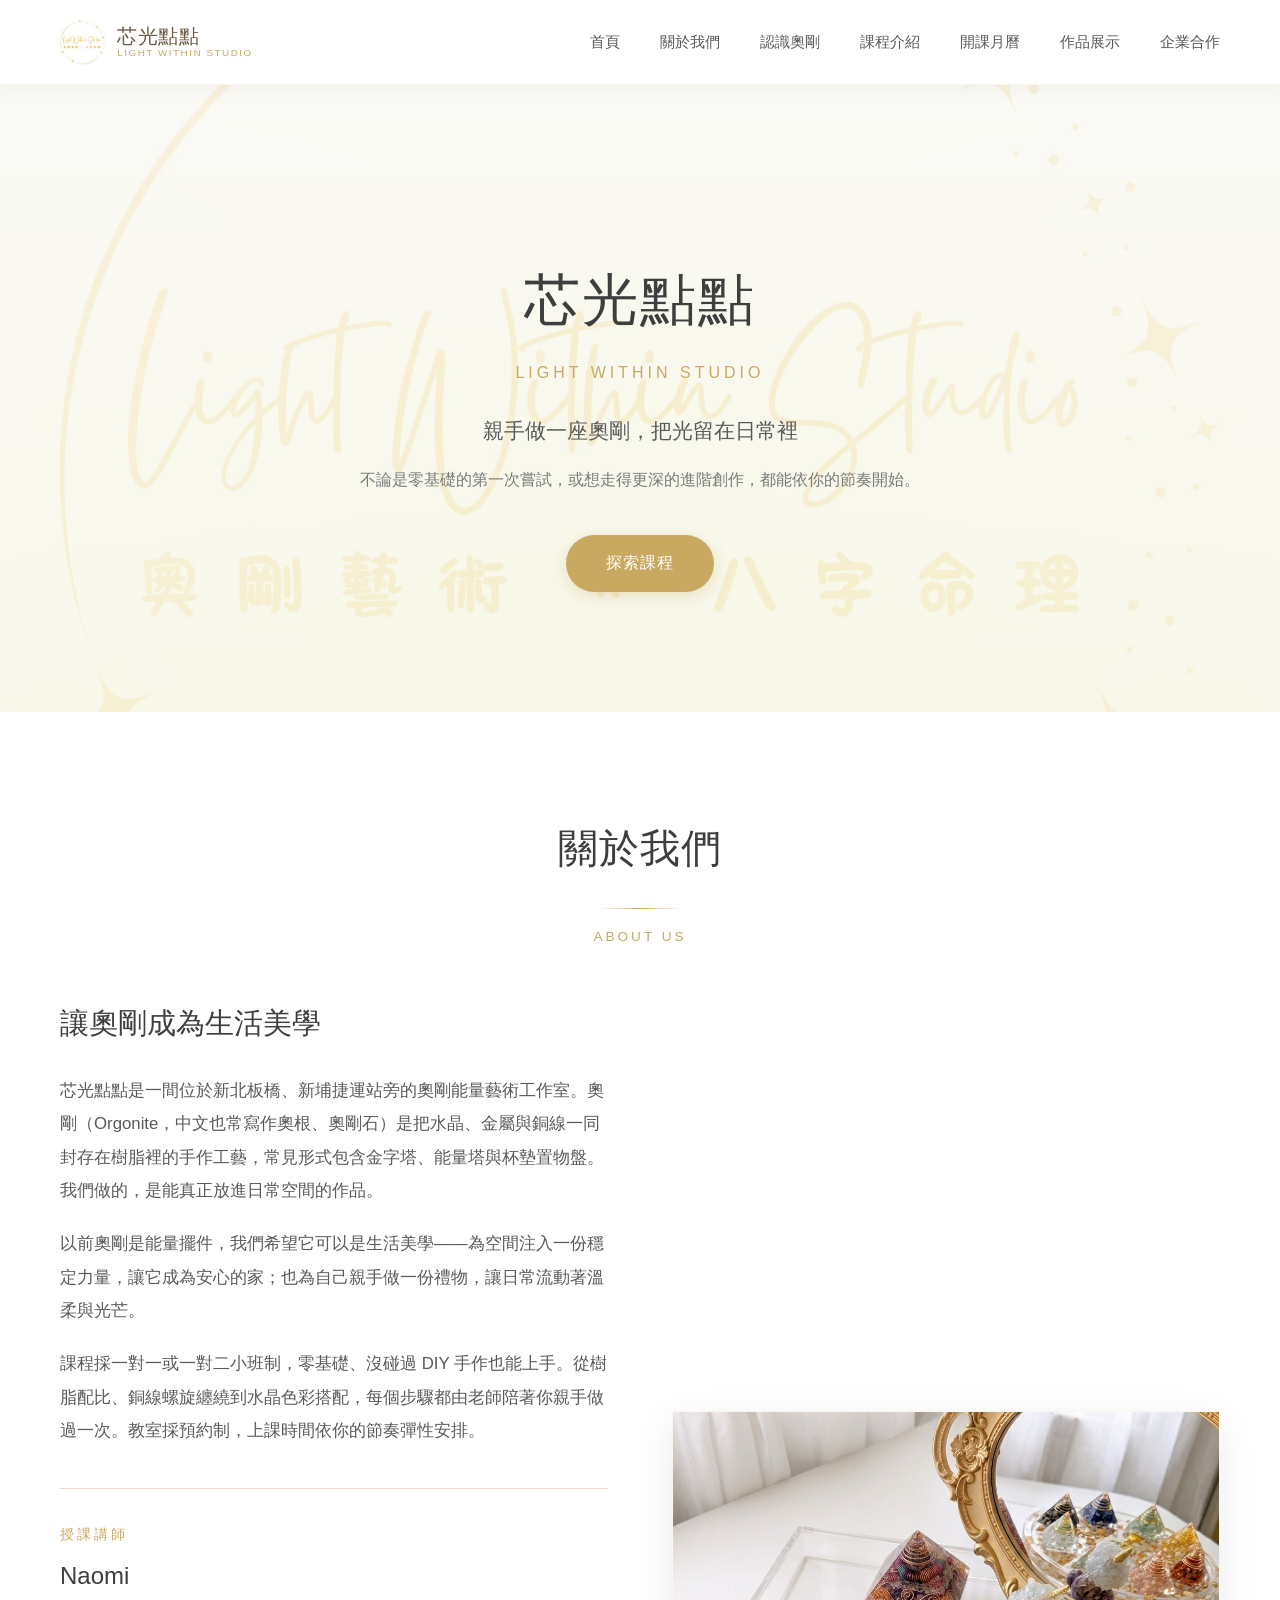
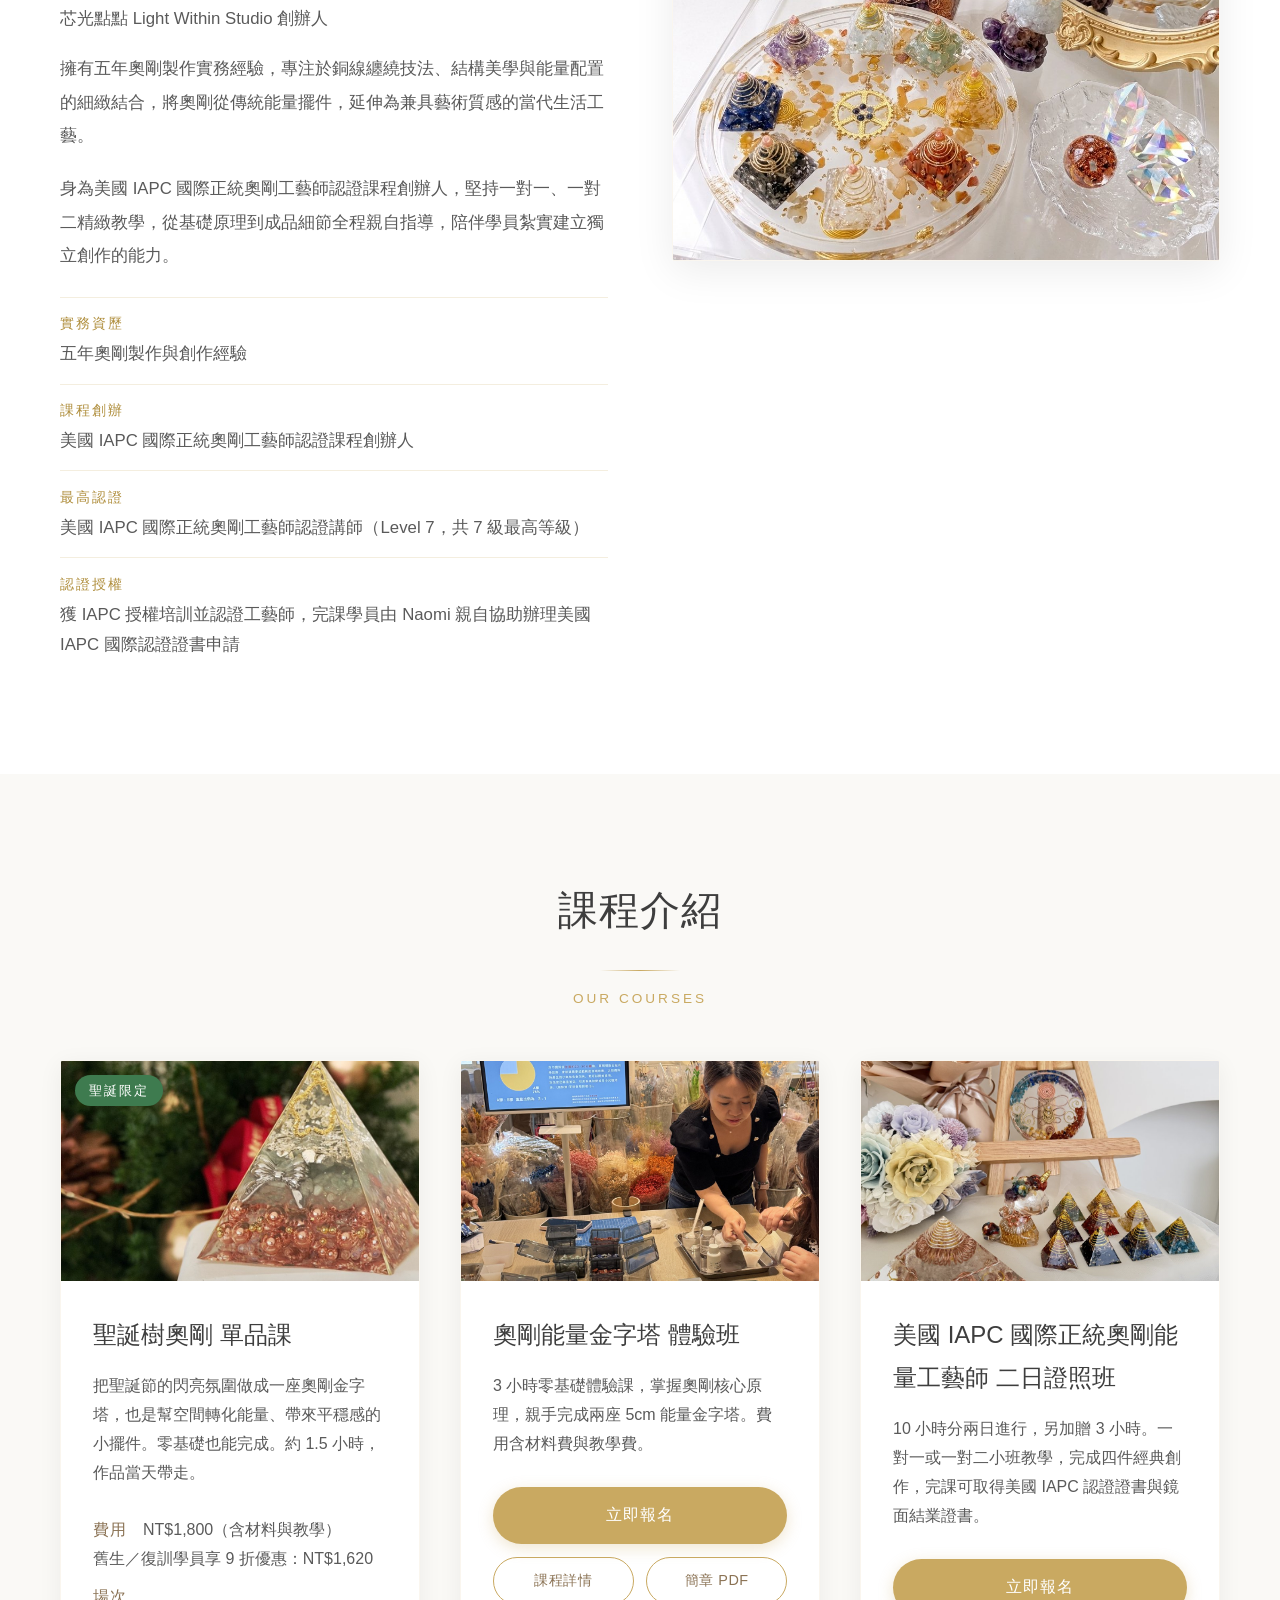
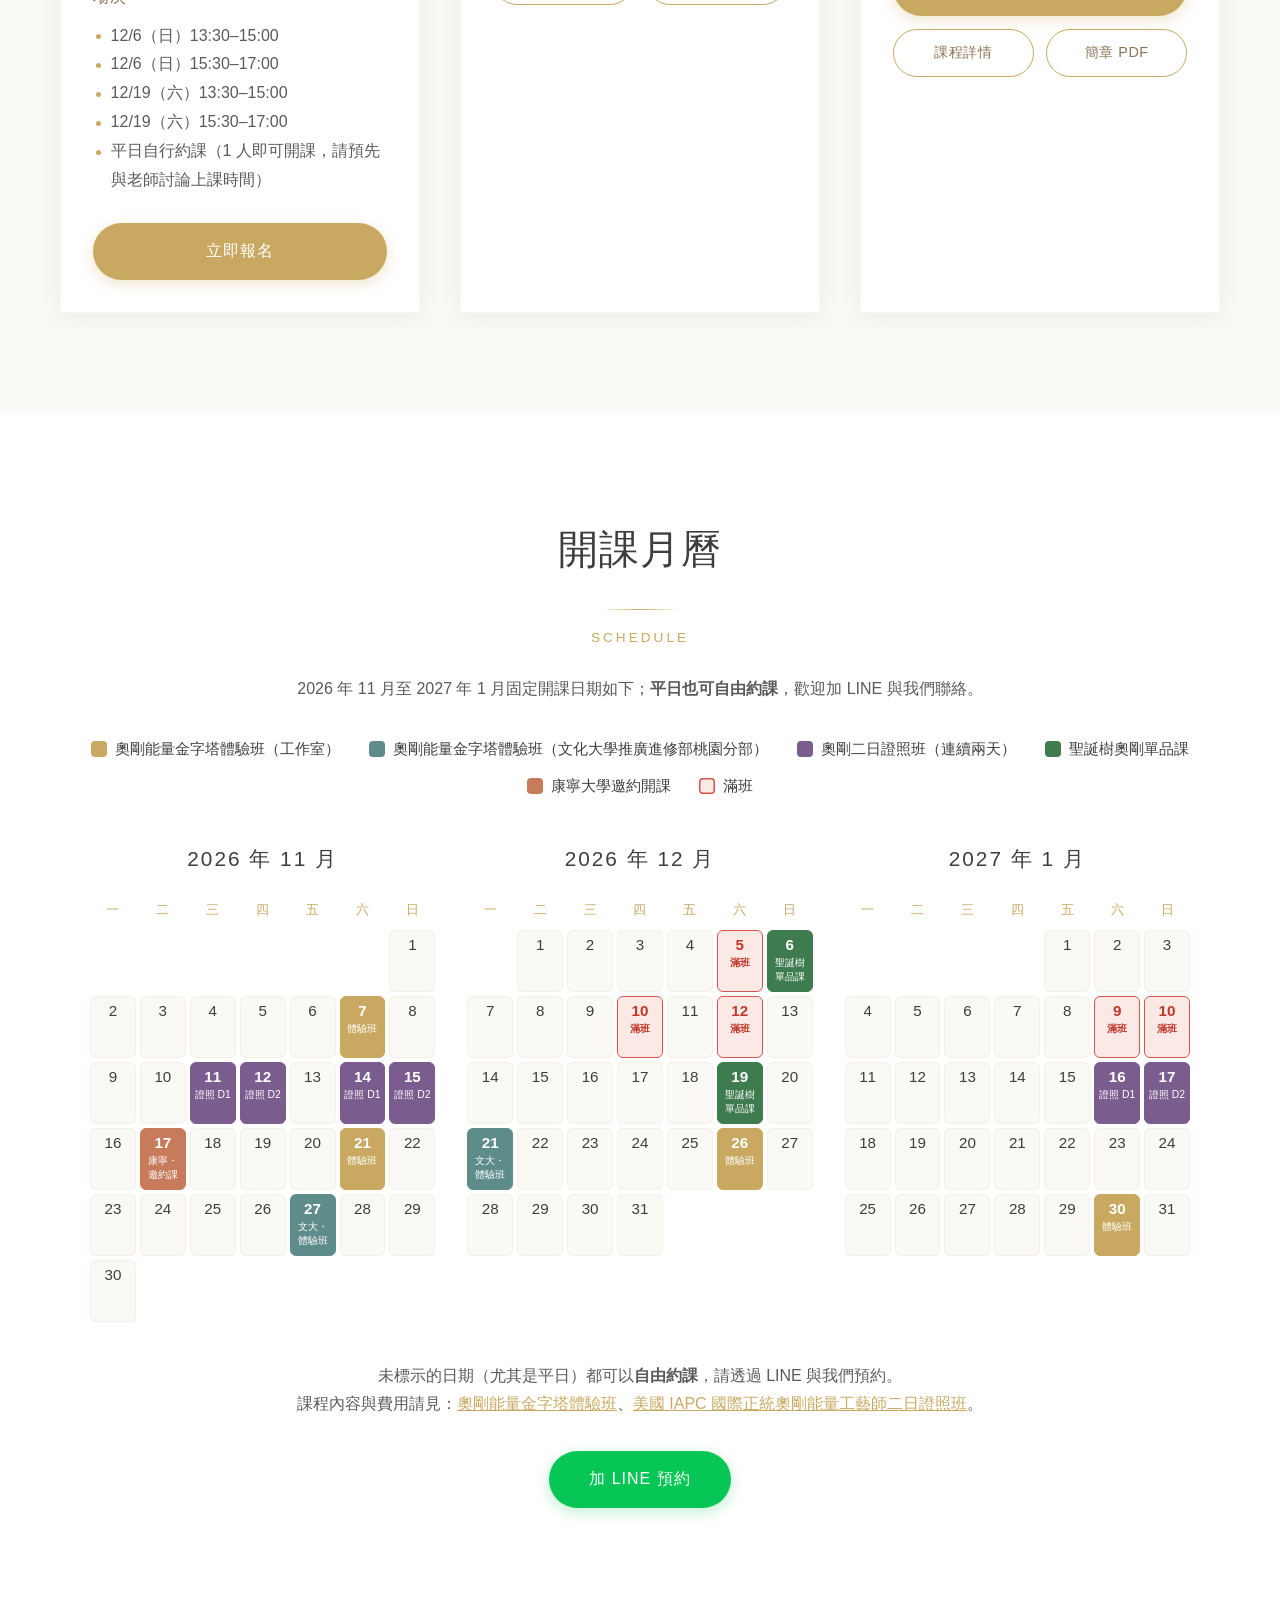
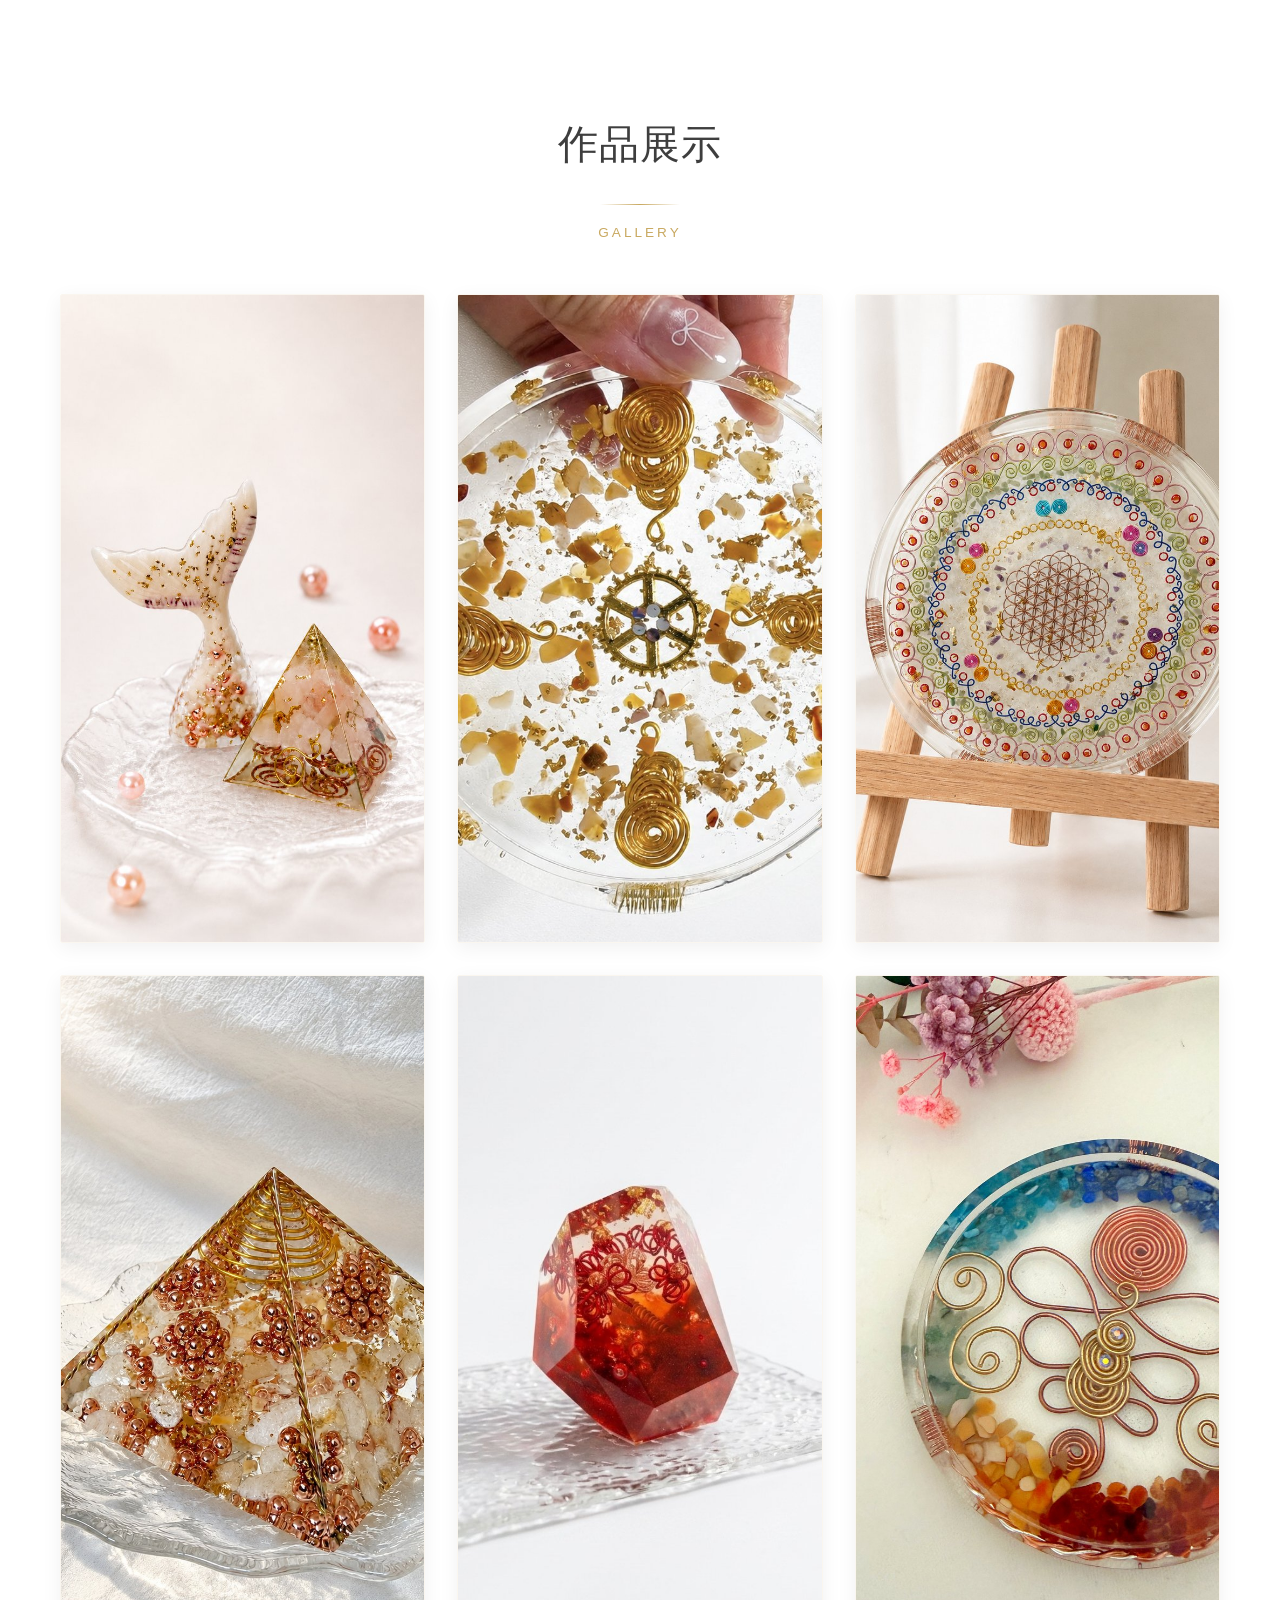
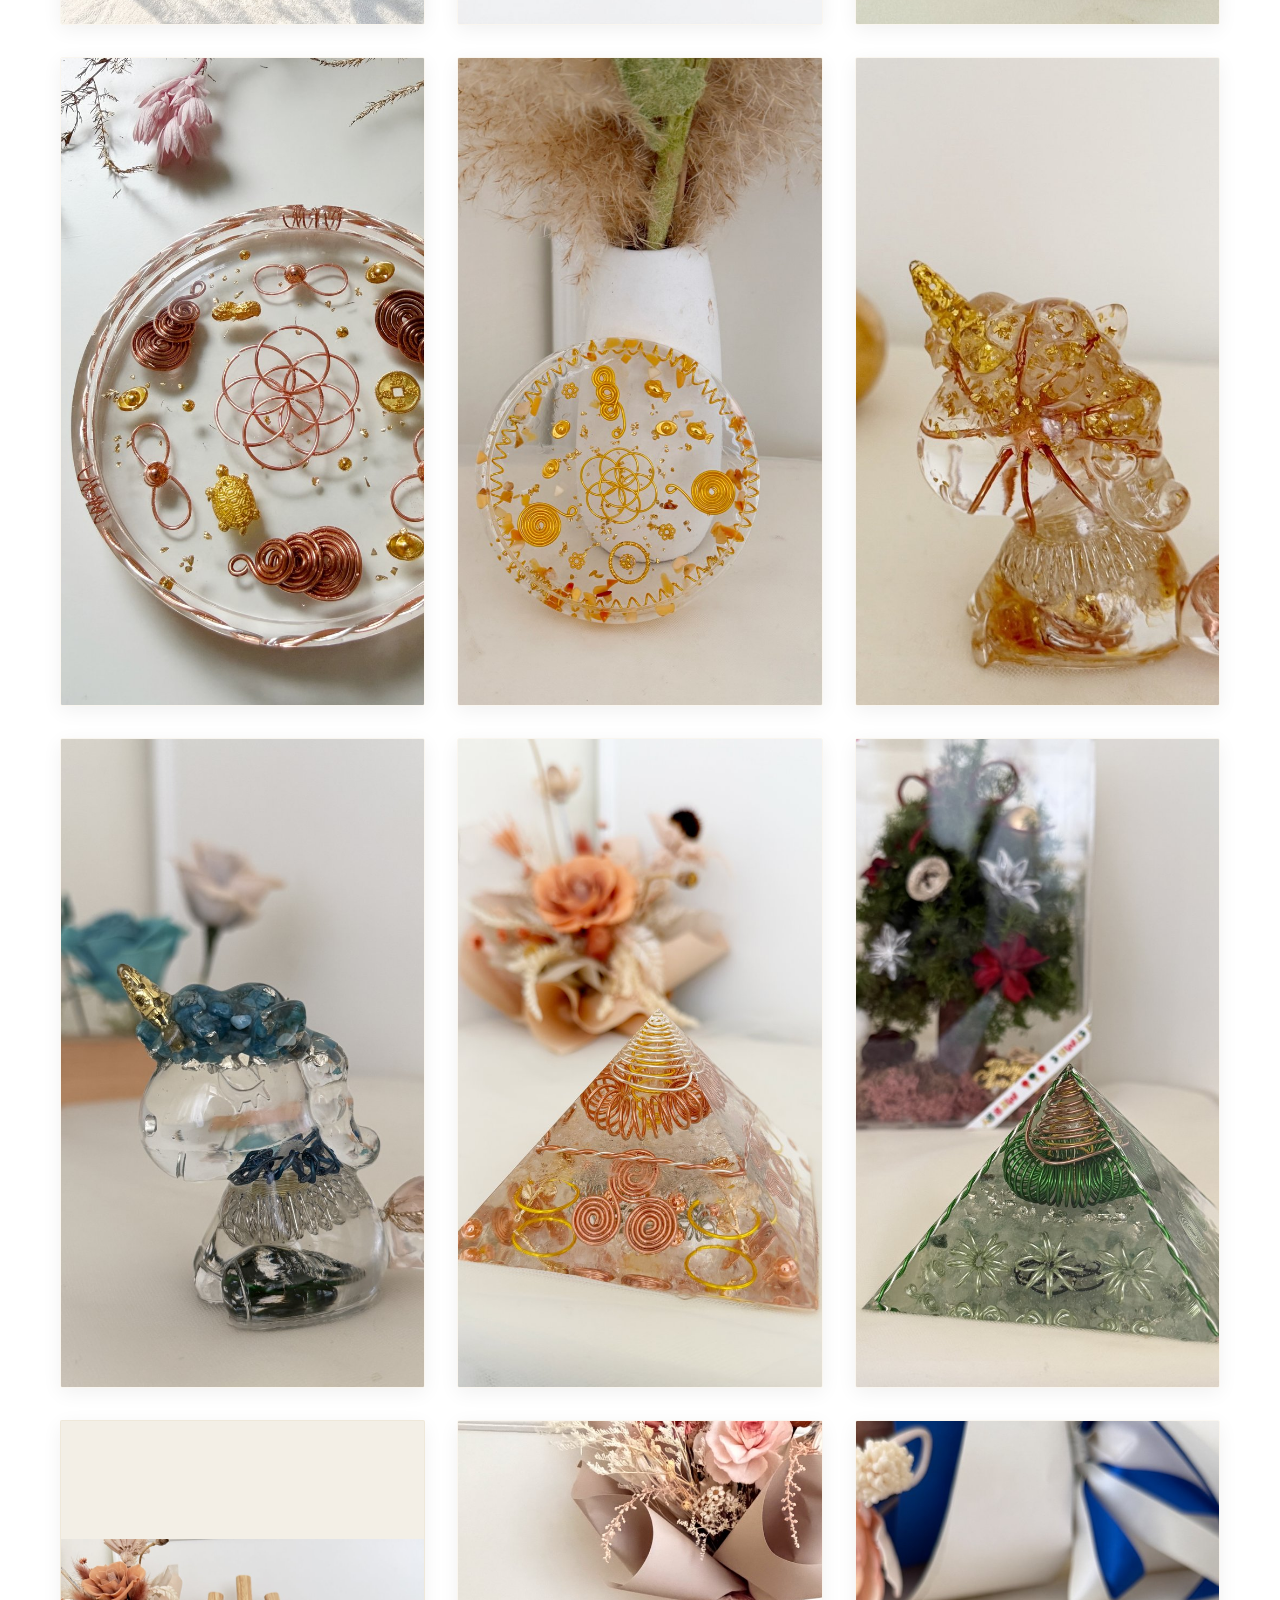
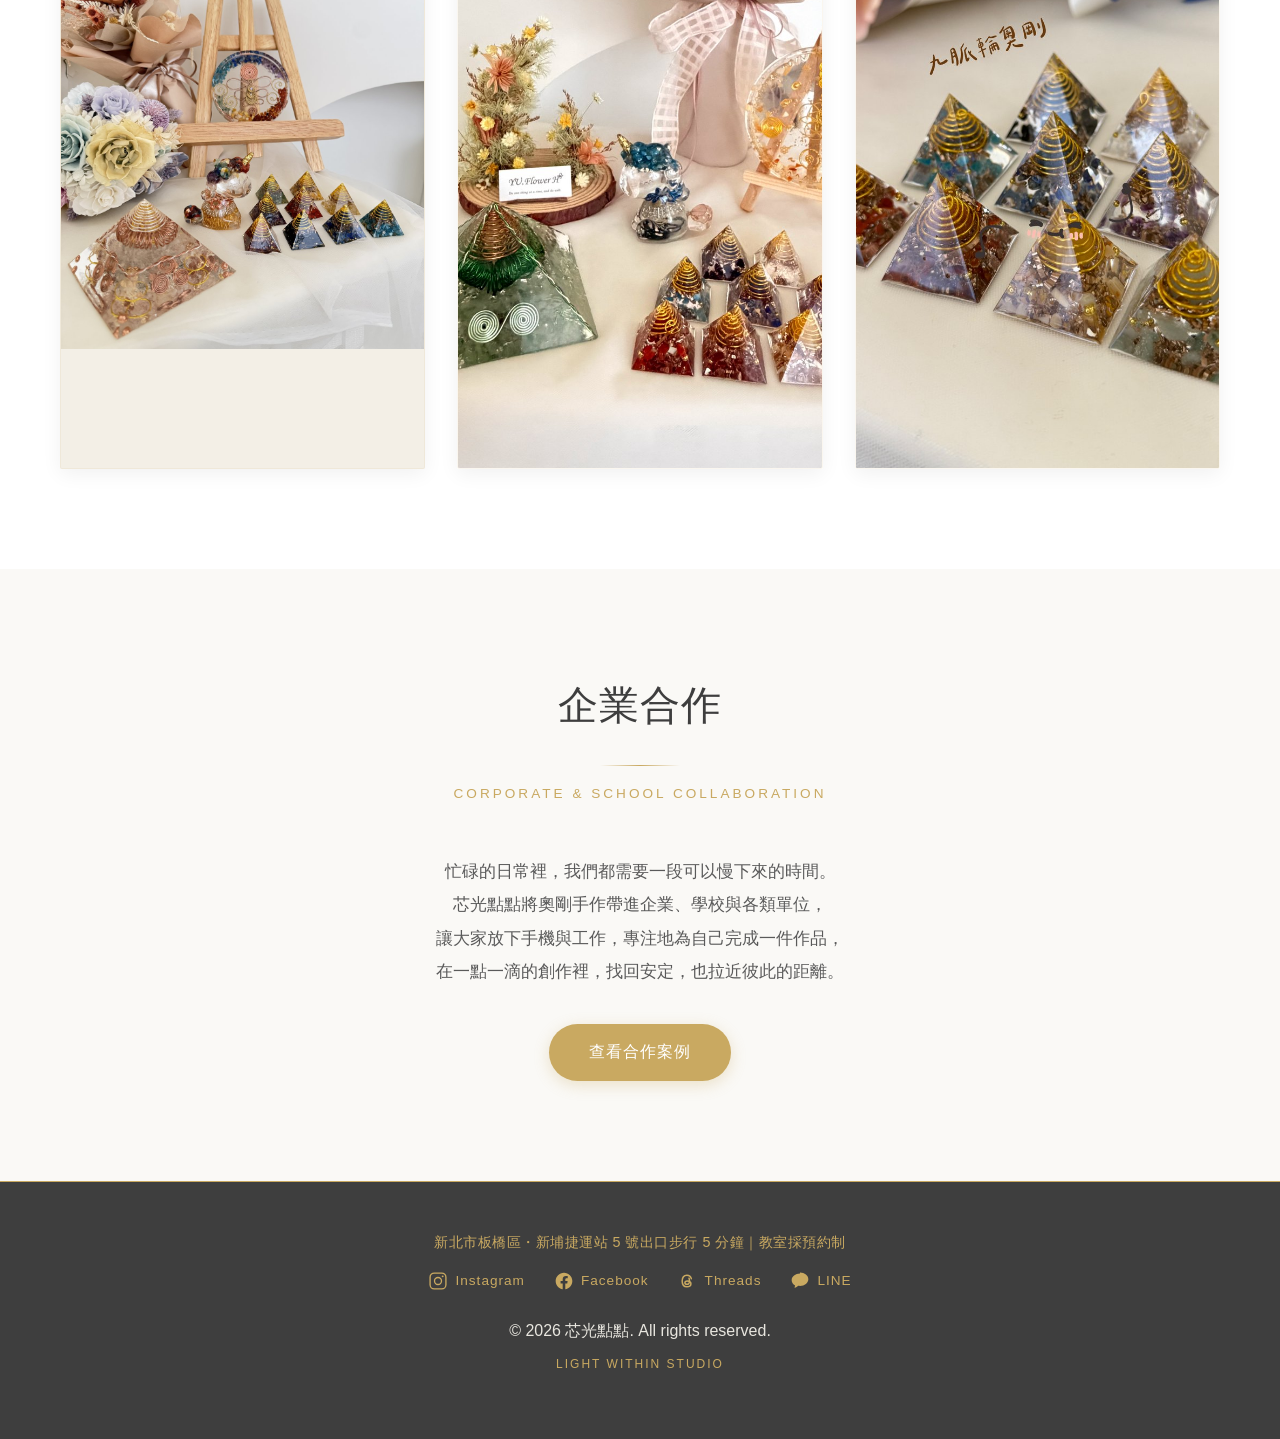
<file: index.html>
<!DOCTYPE html>
<html lang="zh-TW">
<head>
    <meta charset="UTF-8">
    <meta name="viewport" content="width=device-width, initial-scale=1.0">
    <title>芯光點點 Light Within Studio｜奧剛能量藝術手作課程</title>
    <meta name="description" content="芯光點點位於新北市新埔捷運站附近，專營奧剛能量藝術手作課程。體驗班 3 小時完成兩座 5cm 能量金字塔，美國 IAPC 國際正統奧剛能量工藝師二日證照班 10 小時完成四件經典創作並可取得認證。零基礎可上手，小班教學。">
    <link rel="canonical" href="https://lightwithinstudio.tw/">

    <meta property="og:type" content="website">
    <meta property="og:site_name" content="芯光點點 Light Within Studio">
    <meta property="og:title" content="聖誕樹奧剛 單品課｜芯光點點 Light Within Studio">
    <meta property="og:description" content="把聖誕節的閃亮氛圍做成一座奧剛金字塔。零基礎也能完成，約 1.5 小時，作品當天帶走。">
    <!-- 聖誕限定分享圖（1200x630）。聖誕節後改回：og:title / og:description 還原，
         og:image 與 twitter:image 都改回 images/course/c_0004.jpg（原檔仍保留）。 -->
    <meta property="og:image" content="https://lightwithinstudio.tw/images/course/c_0028.jpg">
    <meta property="og:image:width" content="1200">
    <meta property="og:image:height" content="630">
    <meta property="og:url" content="https://lightwithinstudio.tw/">
    <meta name="twitter:card" content="summary_large_image">
    <meta name="twitter:image" content="https://lightwithinstudio.tw/images/course/c_0028.jpg">

    <link rel="stylesheet" href="css/style.css?v=20261124a">
    <script type="application/ld+json">
{
    "@context": "https://schema.org",
    "@graph": [
        {
            "@type": "Organization",
            "@id": "https://lightwithinstudio.tw/#organization",
            "name": "芯光點點",
            "alternateName": "Light Within Studio",
            "url": "https://lightwithinstudio.tw/",
            "logo": {
                "@type": "ImageObject",
                "url": "https://lightwithinstudio.tw/images/title/t_0001.JPG",
                "width": 2000,
                "height": 2000
            },
            "image": "https://lightwithinstudio.tw/images/course/c_0004.jpg",
            "description": "芯光點點位於新北市板橋區、新埔捷運站附近，專營奧剛能量藝術手作課程。提供體驗班與美國 IAPC 國際正統奧剛能量工藝師二日證照班，零基礎可上手，採一對一或一對二小班教學。",
            "address": {
                "@type": "PostalAddress",
                "addressCountry": "TW",
                "addressRegion": "新北市",
                "addressLocality": "板橋區"
            },
            "sameAs": [
                "https://www.instagram.com/lightwithin.st/",
                "https://www.facebook.com/naomitarot888",
                "https://www.threads.com/@lightwithin.st"
            ]
        },
        {
            "@type": "WebSite",
            "@id": "https://lightwithinstudio.tw/#website",
            "url": "https://lightwithinstudio.tw/",
            "name": "芯光點點 Light Within Studio",
            "inLanguage": "zh-TW",
            "publisher": {
                "@id": "https://lightwithinstudio.tw/#organization"
            }
        }
    ]
}
    </script>
</head>
<body>
    <!-- 導航列 -->
    <nav class="navbar">
        <div class="container">
            <div class="logo">
                <img src="images/title/t_0002.jpg" alt="芯光點點 Light Within Studio 商標" class="logo-mark" width="46" height="46">
                <span class="logo-text">
                    芯光點點
                    <span class="logo-subtitle">Light Within Studio</span>
                </span>
            </div>
            <ul class="nav-menu">
                <li><a href="#home" class="nav-link">首頁</a></li>
                <li><a href="#about" class="nav-link">關於我們</a></li>
                <li><a href="what-is-orgonite.html" class="nav-link">認識奧剛</a></li>
                <li><a href="#courses" class="nav-link">課程介紹</a></li>
                <li><a href="#schedule" class="nav-link">開課月曆</a></li>
                <li><a href="#gallery" class="nav-link">作品展示</a></li>
                <li><a href="#corporate" class="nav-link">企業合作</a></li>
            </ul>
            <div class="hamburger">
                <span></span>
                <span></span>
                <span></span>
            </div>
        </div>
    </nav>

    <!-- 首頁橫幅 -->
    <section id="home" class="hero">
        <div class="hero-content">
            <h1>芯光點點</h1>
            <p class="hero-english">Light Within Studio</p>
            <p class="hero-subtitle">親手做一座奧剛，把光留在日常裡</p>
            <p class="hero-lede">不論是零基礎的第一次嘗試，或想走得更深的進階創作，都能依你的節奏開始。</p>
            <a href="#courses" class="btn btn-primary">探索課程</a>
        </div>
    </section>

    <!-- 關於我們 -->
    <section id="about" class="about">
        <div class="container">
            <h2 class="section-title">關於我們</h2>
            <p class="section-subtitle">About Us</p>
            <div class="about-content">
                <div class="about-text">
                    <h3>讓奧剛成為生活美學</h3>
                    <p>芯光點點是一間位於新北板橋、新埔捷運站旁的奧剛能量藝術工作室。奧剛（Orgonite，中文也常寫作奧根、奧剛石）是把水晶、金屬與銅線一同封存在樹脂裡的手作工藝，常見形式包含金字塔、能量塔與杯墊置物盤。我們做的，是能真正放進日常空間的作品。</p>
                    <p>以前奧剛是能量擺件，我們希望它可以是生活美學——為空間注入一份穩定力量，讓它成為安心的家；也為自己親手做一份禮物，讓日常流動著溫柔與光芒。</p>
                    <p>課程採一對一或一對二小班制，零基礎、沒碰過 DIY 手作也能上手。從樹脂配比、銅線螺旋纏繞到水晶色彩搭配，每個步驟都由老師陪著你親手做過一次。教室採預約制，上課時間依你的節奏彈性安排。</p>
                    <div class="about-instructor">
                        <p class="about-instructor-label">授課講師</p>
                        <h4>Naomi</h4>
                        <p class="about-instructor-role">芯光點點 Light Within Studio 創辦人</p>
                        <p>擁有五年奧剛製作實務經驗，專注於銅線纏繞技法、結構美學與能量配置的細緻結合，將奧剛從傳統能量擺件，延伸為兼具藝術質感的當代生活工藝。</p>
                        <p>身為美國 IAPC 國際正統奧剛工藝師認證課程創辦人，堅持一對一、一對二精緻教學，從基礎原理到成品細節全程親自指導，陪伴學員紮實建立獨立創作的能力。</p>
                        <ul class="about-instructor-list">
                            <li><span class="about-instructor-tag">實務資歷</span>五年奧剛製作與創作經驗</li>
                            <li><span class="about-instructor-tag">課程創辦</span>美國 IAPC 國際正統奧剛工藝師認證課程創辦人</li>
                            <li><span class="about-instructor-tag">最高認證</span>美國 IAPC 國際正統奧剛工藝師認證講師（Level 7，共 7 級最高等級）</li>
                            <li><span class="about-instructor-tag">認證授權</span>獲 IAPC 授權培訓並認證工藝師，完課學員由 Naomi 親自協助辦理美國 IAPC 國際認證證書申請</li>
                        </ul>
                    </div>
                </div>
                <div class="about-image">
                    <img src="images/about_us/a_0001.jpg" alt="芯光點點教學環境">
                </div>
            </div>
        </div>
    </section>

    <!-- 課程介紹 -->
    <section id="courses" class="courses">
        <div class="container">
            <h2 class="section-title">課程介紹</h2>
            <p class="section-subtitle">Our Courses</p>
            <div class="course-grid">
                <div class="course-card">
                    <div class="course-image">
                        <img src="images/course/c_0027.jpg" alt="聖誕樹前的奧剛金字塔" loading="lazy" style="object-position: 70% 72%;">
                        <span class="course-badge">聖誕限定</span>
                    </div>
                    <div class="course-info">
                        <h3>聖誕樹奧剛 <span class="course-type">單品課</span></h3>
                        <p>把聖誕節的閃亮氛圍做成一座奧剛金字塔，也是幫空間轉化能量、帶來平穩感的小擺件。零基礎也能完成。約 1.5 小時，作品當天帶走。</p>
                        <p class="course-meta-line"><span class="course-meta-label">費用</span>　NT$1,800（含材料與教學）<br>
                        舊生／復訓學員享 9 折優惠：NT$1,620</p>
                        <p class="course-meta-line"><span class="course-meta-label">場次</span></p>
                        <ul class="course-sessions">
                            <li>12/6（日）13:30–15:00</li>
                            <li>12/6（日）15:30–17:00</li>
                            <li>12/19（六）13:30–15:00</li>
                            <li>12/19（六）15:30–17:00</li>
                            <li>平日自行約課（1 人即可開課，請預先與老師討論上課時間）</li>
                        </ul>
                        <div class="course-actions">
                            <a href="https://forms.gle/f8CRr1BZYBXKw8hG8" class="btn btn-register" target="_blank" rel="noopener">立即報名</a>
                        </div>
                    </div>
                </div>

                <div class="course-card">
                    <div class="course-image">
                        <img src="images/course/c_0001.jpg" alt="課程照片1">
                    </div>
                    <div class="course-info">
                        <h3>奧剛能量金字塔 <span class="course-type">體驗班</span></h3>
                        <p>3 小時零基礎體驗課，掌握奧剛核心原理，親手完成兩座 5cm 能量金字塔。費用含材料費與教學費。</p>
                        <div class="course-actions">
                            <a href="https://line.me/R/ti/p/@360edfkc" class="btn btn-register" target="_blank" rel="noopener">立即報名</a>
                            <div class="course-actions-row">
                                <a href="course-trial.html" class="btn btn-sm btn-outline">課程詳情</a>
                                <a href="pdf/class_trial.pdf" class="btn btn-sm btn-outline" target="_blank" rel="noopener">簡章 PDF</a>
                            </div>
                        </div>
                    </div>
                </div>

                <div class="course-card">
                    <div class="course-image">
                        <img src="images/showcase/s_0013.jpg" alt="美國 IAPC 國際正統奧剛能量工藝師二日證照班作品" style="object-position: center 55%;">
                    </div>
                    <div class="course-info">
                        <h3>美國 IAPC 國際正統奧剛能量工藝師 <span class="course-type">二日證照班</span></h3>
                        <p>10 小時分兩日進行，另加贈 3 小時。一對一或一對二小班教學，完成四件經典創作，完課可取得美國 IAPC 認證證書與鏡面結業證書。</p>
                        <div class="course-actions">
                            <a href="https://line.me/R/ti/p/@360edfkc" class="btn btn-register" target="_blank" rel="noopener">立即報名</a>
                            <div class="course-actions-row">
                                <a href="course-advanced-2days.html" class="btn btn-sm btn-outline">課程詳情</a>
                                <a href="pdf/class_advanced_2days.pdf" class="btn btn-sm btn-outline" target="_blank" rel="noopener">簡章 PDF</a>
                            </div>
                        </div>
                    </div>
                </div>

                <!-- 第三門課程尚未有內容，先隱藏。要啟用時把下面整段的註解拿掉，
                     並補上課程名稱、說明、詳情頁與簡章 PDF 連結。
                <div class="course-card">
                    <div class="course-image">
                        <img src="images/course/c_0003.jpg" alt="課程照片3">
                    </div>
                    <div class="course-info">
                        <h3>課程名稱 3</h3>
                        <p>這裡是課程的簡短介紹，描述課程的特色和學習內容。</p>
                        <a href="#" class="btn btn-register">立即報名</a>
                    </div>
                </div>
                -->
            </div>
        </div>
    </section>

    <!-- 開課月曆 -->
    <section id="schedule" class="schedule">
        <div class="container">
            <h2 class="section-title">開課月曆</h2>
            <p class="section-subtitle">Schedule</p>
            <p class="sched-lede">2026 年 11 月至 2027 年 1 月固定開課日期如下；<strong>平日也可自由約課</strong>，歡迎加 LINE 與我們聯絡。</p>
            <ul class="sched-legend">
                <li><span class="sched-swatch is-trial"></span>奧剛能量金字塔體驗班（工作室）</li>
                <li><span class="sched-swatch is-tycu"></span>奧剛能量金字塔體驗班（文化大學推廣進修部桃園分部）</li>
                <li><span class="sched-swatch is-adv"></span>奧剛二日證照班（連續兩天）</li>
                <li><span class="sched-swatch is-xmas"></span>聖誕樹奧剛單品課</li>
                <li><span class="sched-swatch is-knu"></span>康寧大學邀約開課</li>
                <li><span class="sched-swatch is-full"></span>滿班</li>
            </ul>
            <div class="sched-months">
                <div class="sched-month">
                    <h3>2026 年 11 月</h3>
                    <div class="sched-grid" role="table" aria-label="2026 年 11 月開課月曆">
                        <div class="sched-dow" role="columnheader">一</div><div class="sched-dow" role="columnheader">二</div><div class="sched-dow" role="columnheader">三</div><div class="sched-dow" role="columnheader">四</div><div class="sched-dow" role="columnheader">五</div><div class="sched-dow" role="columnheader">六</div><div class="sched-dow" role="columnheader">日</div>
                        <div class="sched-day is-empty" role="cell"></div>
                        <div class="sched-day is-empty" role="cell"></div>
                        <div class="sched-day is-empty" role="cell"></div>
                        <div class="sched-day is-empty" role="cell"></div>
                        <div class="sched-day is-empty" role="cell"></div>
                        <div class="sched-day is-empty" role="cell"></div>
                        <div class="sched-day" role="cell"><span class="sched-num">1</span></div>
                        <div class="sched-day" role="cell"><span class="sched-num">2</span></div>
                        <div class="sched-day" role="cell"><span class="sched-num">3</span></div>
                        <div class="sched-day" role="cell"><span class="sched-num">4</span></div>
                        <div class="sched-day" role="cell"><span class="sched-num">5</span></div>
                        <div class="sched-day" role="cell"><span class="sched-num">6</span></div>
                        <div class="sched-day is-trial" role="cell" aria-label="11月7日 奧剛能量金字塔體驗班（工作室）"><span class="sched-num">7</span><span class="sched-tag">體驗班</span></div>
                        <div class="sched-day" role="cell"><span class="sched-num">8</span></div>
                        <div class="sched-day" role="cell"><span class="sched-num">9</span></div>
                        <div class="sched-day" role="cell"><span class="sched-num">10</span></div>
                        <div class="sched-day is-adv" role="cell" aria-label="11月11日 奧剛二日證照班 第1天"><span class="sched-num">11</span><span class="sched-tag">證照 D1</span></div>
                        <div class="sched-day is-adv" role="cell" aria-label="11月12日 奧剛二日證照班 第2天"><span class="sched-num">12</span><span class="sched-tag">證照 D2</span></div>
                        <div class="sched-day" role="cell"><span class="sched-num">13</span></div>
                        <div class="sched-day is-adv" role="cell" aria-label="11月14日 奧剛二日證照班 第1天"><span class="sched-num">14</span><span class="sched-tag">證照 D1</span></div>
                        <div class="sched-day is-adv" role="cell" aria-label="11月15日 奧剛二日證照班 第2天"><span class="sched-num">15</span><span class="sched-tag">證照 D2</span></div>
                        <div class="sched-day" role="cell"><span class="sched-num">16</span></div>
                        <div class="sched-day is-knu" role="cell" aria-label="11月17日 康寧大學邀約開課"><span class="sched-num">17</span><span class="sched-tag">康寧・邀約課</span></div>
                        <div class="sched-day" role="cell"><span class="sched-num">18</span></div>
                        <div class="sched-day" role="cell"><span class="sched-num">19</span></div>
                        <div class="sched-day" role="cell"><span class="sched-num">20</span></div>
                        <div class="sched-day is-trial" role="cell" aria-label="11月21日 奧剛能量金字塔體驗班（工作室）"><span class="sched-num">21</span><span class="sched-tag">體驗班</span></div>
                        <div class="sched-day" role="cell"><span class="sched-num">22</span></div>
                        <div class="sched-day" role="cell"><span class="sched-num">23</span></div>
                        <div class="sched-day" role="cell"><span class="sched-num">24</span></div>
                        <div class="sched-day" role="cell"><span class="sched-num">25</span></div>
                        <div class="sched-day" role="cell"><span class="sched-num">26</span></div>
                        <div class="sched-day is-tycu" role="cell" aria-label="11月27日 文化大學推廣進修部桃園分部 奧剛能量金字塔體驗班"><span class="sched-num">27</span><span class="sched-tag">文大・體驗班</span></div>
                        <div class="sched-day" role="cell"><span class="sched-num">28</span></div>
                        <div class="sched-day" role="cell"><span class="sched-num">29</span></div>
                        <div class="sched-day" role="cell"><span class="sched-num">30</span></div>
                        <div class="sched-day is-empty" role="cell"></div>
                        <div class="sched-day is-empty" role="cell"></div>
                        <div class="sched-day is-empty" role="cell"></div>
                        <div class="sched-day is-empty" role="cell"></div>
                        <div class="sched-day is-empty" role="cell"></div>
                        <div class="sched-day is-empty" role="cell"></div>
                    </div>
                </div>
                <div class="sched-month">
                    <h3>2026 年 12 月</h3>
                    <div class="sched-grid" role="table" aria-label="2026 年 12 月開課月曆">
                        <div class="sched-dow" role="columnheader">一</div><div class="sched-dow" role="columnheader">二</div><div class="sched-dow" role="columnheader">三</div><div class="sched-dow" role="columnheader">四</div><div class="sched-dow" role="columnheader">五</div><div class="sched-dow" role="columnheader">六</div><div class="sched-dow" role="columnheader">日</div>
                        <div class="sched-day is-empty" role="cell"></div>
                        <div class="sched-day" role="cell"><span class="sched-num">1</span></div>
                        <div class="sched-day" role="cell"><span class="sched-num">2</span></div>
                        <div class="sched-day" role="cell"><span class="sched-num">3</span></div>
                        <div class="sched-day" role="cell"><span class="sched-num">4</span></div>
                        <div class="sched-day is-full" role="cell" aria-label="12月5日 滿班"><span class="sched-num">5</span><span class="sched-tag">滿班</span></div>
                        <div class="sched-day is-xmas" role="cell" aria-label="12月6日 聖誕樹奧剛單品課"><span class="sched-num">6</span><span class="sched-tag">聖誕樹<wbr>單品課</span></div>
                        <div class="sched-day" role="cell"><span class="sched-num">7</span></div>
                        <div class="sched-day" role="cell"><span class="sched-num">8</span></div>
                        <div class="sched-day" role="cell"><span class="sched-num">9</span></div>
                        <div class="sched-day is-full" role="cell" aria-label="12月10日 滿班"><span class="sched-num">10</span><span class="sched-tag">滿班</span></div>
                        <div class="sched-day" role="cell"><span class="sched-num">11</span></div>
                        <div class="sched-day is-full" role="cell" aria-label="12月12日 滿班"><span class="sched-num">12</span><span class="sched-tag">滿班</span></div>
                        <div class="sched-day" role="cell"><span class="sched-num">13</span></div>
                        <div class="sched-day" role="cell"><span class="sched-num">14</span></div>
                        <div class="sched-day" role="cell"><span class="sched-num">15</span></div>
                        <div class="sched-day" role="cell"><span class="sched-num">16</span></div>
                        <div class="sched-day" role="cell"><span class="sched-num">17</span></div>
                        <div class="sched-day" role="cell"><span class="sched-num">18</span></div>
                        <div class="sched-day is-xmas" role="cell" aria-label="12月19日 聖誕樹奧剛單品課"><span class="sched-num">19</span><span class="sched-tag">聖誕樹<wbr>單品課</span></div>
                        <div class="sched-day" role="cell"><span class="sched-num">20</span></div>
                        <div class="sched-day is-tycu" role="cell" aria-label="12月21日 文化大學推廣進修部桃園分部 奧剛能量金字塔體驗班"><span class="sched-num">21</span><span class="sched-tag">文大・體驗班</span></div>
                        <div class="sched-day" role="cell"><span class="sched-num">22</span></div>
                        <div class="sched-day" role="cell"><span class="sched-num">23</span></div>
                        <div class="sched-day" role="cell"><span class="sched-num">24</span></div>
                        <div class="sched-day" role="cell"><span class="sched-num">25</span></div>
                        <div class="sched-day is-trial" role="cell" aria-label="12月26日 奧剛能量金字塔體驗班（工作室）"><span class="sched-num">26</span><span class="sched-tag">體驗班</span></div>
                        <div class="sched-day" role="cell"><span class="sched-num">27</span></div>
                        <div class="sched-day" role="cell"><span class="sched-num">28</span></div>
                        <div class="sched-day" role="cell"><span class="sched-num">29</span></div>
                        <div class="sched-day" role="cell"><span class="sched-num">30</span></div>
                        <div class="sched-day" role="cell"><span class="sched-num">31</span></div>
                        <div class="sched-day is-empty" role="cell"></div>
                        <div class="sched-day is-empty" role="cell"></div>
                        <div class="sched-day is-empty" role="cell"></div>
                    </div>
                </div>
                <div class="sched-month">
                    <h3>2027 年 1 月</h3>
                    <div class="sched-grid" role="table" aria-label="2027 年 1 月開課月曆">
                        <div class="sched-dow" role="columnheader">一</div><div class="sched-dow" role="columnheader">二</div><div class="sched-dow" role="columnheader">三</div><div class="sched-dow" role="columnheader">四</div><div class="sched-dow" role="columnheader">五</div><div class="sched-dow" role="columnheader">六</div><div class="sched-dow" role="columnheader">日</div>
                        <div class="sched-day is-empty" role="cell"></div>
                        <div class="sched-day is-empty" role="cell"></div>
                        <div class="sched-day is-empty" role="cell"></div>
                        <div class="sched-day is-empty" role="cell"></div>
                        <div class="sched-day" role="cell"><span class="sched-num">1</span></div>
                        <div class="sched-day" role="cell"><span class="sched-num">2</span></div>
                        <div class="sched-day" role="cell"><span class="sched-num">3</span></div>
                        <div class="sched-day" role="cell"><span class="sched-num">4</span></div>
                        <div class="sched-day" role="cell"><span class="sched-num">5</span></div>
                        <div class="sched-day" role="cell"><span class="sched-num">6</span></div>
                        <div class="sched-day" role="cell"><span class="sched-num">7</span></div>
                        <div class="sched-day" role="cell"><span class="sched-num">8</span></div>
                        <div class="sched-day is-full" role="cell" aria-label="1月9日 滿班"><span class="sched-num">9</span><span class="sched-tag">滿班</span></div>
                        <div class="sched-day is-full" role="cell" aria-label="1月10日 滿班"><span class="sched-num">10</span><span class="sched-tag">滿班</span></div>
                        <div class="sched-day" role="cell"><span class="sched-num">11</span></div>
                        <div class="sched-day" role="cell"><span class="sched-num">12</span></div>
                        <div class="sched-day" role="cell"><span class="sched-num">13</span></div>
                        <div class="sched-day" role="cell"><span class="sched-num">14</span></div>
                        <div class="sched-day" role="cell"><span class="sched-num">15</span></div>
                        <div class="sched-day is-adv" role="cell" aria-label="1月16日 奧剛二日證照班 第1天"><span class="sched-num">16</span><span class="sched-tag">證照 D1</span></div>
                        <div class="sched-day is-adv" role="cell" aria-label="1月17日 奧剛二日證照班 第2天"><span class="sched-num">17</span><span class="sched-tag">證照 D2</span></div>
                        <div class="sched-day" role="cell"><span class="sched-num">18</span></div>
                        <div class="sched-day" role="cell"><span class="sched-num">19</span></div>
                        <div class="sched-day" role="cell"><span class="sched-num">20</span></div>
                        <div class="sched-day" role="cell"><span class="sched-num">21</span></div>
                        <div class="sched-day" role="cell"><span class="sched-num">22</span></div>
                        <div class="sched-day" role="cell"><span class="sched-num">23</span></div>
                        <div class="sched-day" role="cell"><span class="sched-num">24</span></div>
                        <div class="sched-day" role="cell"><span class="sched-num">25</span></div>
                        <div class="sched-day" role="cell"><span class="sched-num">26</span></div>
                        <div class="sched-day" role="cell"><span class="sched-num">27</span></div>
                        <div class="sched-day" role="cell"><span class="sched-num">28</span></div>
                        <div class="sched-day" role="cell"><span class="sched-num">29</span></div>
                        <div class="sched-day is-trial" role="cell" aria-label="1月30日 奧剛能量金字塔體驗班（工作室）"><span class="sched-num">30</span><span class="sched-tag">體驗班</span></div>
                        <div class="sched-day" role="cell"><span class="sched-num">31</span></div>
                    </div>
                </div>
            </div>
            <p class="sched-note">
                未標示的日期（尤其是平日）都可以<strong>自由約課</strong>，請透過 LINE 與我們預約。<br>
                課程內容與費用請見：<a href="course-trial.html">奧剛能量金字塔體驗班</a>、<a href="course-advanced-2days.html">美國 IAPC 國際正統奧剛能量工藝師二日證照班</a>。
            </p>
            <div class="sched-cta">
                <a href="https://line.me/R/ti/p/@360edfkc" class="btn btn-line" target="_blank" rel="noopener">加 LINE 預約</a>
            </div>
        </div>
    </section>

    <!-- 作品展示 -->
    <section id="gallery" class="gallery">
        <div class="container">
            <h2 class="section-title">作品展示</h2>
            <p class="section-subtitle">Gallery</p>
            <div class="gallery-grid">
                <div class="gallery-item">
                    <img src="images/showcase/s_0001.jpg" alt="作品1">
                </div>
                <div class="gallery-item">
                    <img src="images/showcase/s_0002.jpg" alt="作品2">
                </div>
                <div class="gallery-item">
                    <img src="images/showcase/s_0003.jpg" alt="作品3">
                </div>
                <div class="gallery-item">
                    <img src="images/showcase/s_0004.jpg" alt="作品4">
                </div>
                <div class="gallery-item">
                    <img src="images/showcase/s_0005.jpg" alt="作品5">
                </div>
                <div class="gallery-item">
                    <img src="images/showcase/s_0006.jpg" alt="作品6">
                </div>
                <div class="gallery-item">
                    <img src="images/showcase/s_0007.jpg" alt="作品7">
                </div>
                <div class="gallery-item">
                    <img src="images/showcase/s_0008.jpg" alt="作品8">
                </div>
                <div class="gallery-item">
                    <img src="images/showcase/s_0009.jpg" alt="作品9">
                </div>
                <div class="gallery-item">
                    <img src="images/showcase/s_0010.jpg" alt="作品10">
                </div>
                <div class="gallery-item">
                    <img src="images/showcase/s_0011.jpg" alt="作品11">
                </div>
                <div class="gallery-item">
                    <img src="images/showcase/s_0012.jpg" alt="作品12">
                </div>
                <div class="gallery-item">
                    <img src="images/showcase/s_0013.jpg" alt="作品13">
                </div>
                <div class="gallery-item">
                    <img src="images/showcase/s_0014.jpg" alt="作品14">
                </div>
                <div class="gallery-item">
                    <img src="images/showcase/s_0015.jpg" alt="作品15">
                </div>
            </div>
        </div>
    </section>

    <!-- 企業合作 -->
    <section id="corporate" class="corporate">
        <div class="container">
            <h2 class="section-title">企業合作</h2>
            <p class="section-subtitle">Corporate &amp; School Collaboration</p>
            <div class="corporate-text">
                <p>
                    <span class="ph">忙碌的日常裡，</span><span class="ph">我們都需要一段可以慢下來的時間。</span><br class="br-pc"><span class="ph">芯光點點將奧剛手作帶進企業、</span><span class="ph">學校與各類單位，</span><br class="br-pc"><span class="ph">讓大家放下手機與工作，</span><span class="ph">專注地為自己完成一件作品，</span><br class="br-pc"><span class="ph">在一點一滴的創作裡，</span><span class="ph">找回安定，</span><span class="ph">也拉近彼此的距離。</span>
                </p>
                <a href="corporate.html" class="btn btn-primary">查看合作案例</a>
            </div>
        </div>
    </section>

    <!-- 頁尾 -->
    <footer class="footer">
        <div class="container">
            <div class="footer-content">
                <p class="footer-location">新北市板橋區・新埔捷運站 5 號出口步行 5 分鐘｜教室採預約制</p>
                <div class="footer-social">
                    <a href="https://www.instagram.com/lightwithin.st/" target="_blank" rel="me noopener" aria-label="芯光點點 Instagram">
                        <svg viewBox="0 0 24 24" fill="none" stroke="currentColor" stroke-width="1.6" stroke-linecap="round" stroke-linejoin="round" aria-hidden="true"><rect x="2.5" y="2.5" width="19" height="19" rx="5"/><circle cx="12" cy="12" r="4.2"/><circle cx="17.6" cy="6.4" r="1.15" fill="currentColor" stroke="none"/></svg>
                        <span>Instagram</span>
                    </a>
                    <a href="https://www.facebook.com/naomitarot888" target="_blank" rel="me noopener" aria-label="芯光點點 Facebook">
                        <svg viewBox="0 0 24 24" fill="currentColor" aria-hidden="true"><path d="M22 12.06C22 6.5 17.52 2 12 2S2 6.5 2 12.06C2 17.08 5.66 21.24 10.44 22v-7.03H7.9v-2.91h2.54V9.85c0-2.52 1.5-3.91 3.77-3.91 1.09 0 2.24.2 2.24.2v2.46h-1.26c-1.24 0-1.63.78-1.63 1.57v1.89h2.78l-.44 2.91h-2.34V22C18.34 21.24 22 17.08 22 12.06z"/></svg>
                        <span>Facebook</span>
                    </a>
                    <a href="https://www.threads.com/@lightwithin.st" target="_blank" rel="me noopener" aria-label="芯光點點 Threads">
                        <svg viewBox="0 0 24 24" fill="none" stroke="currentColor" stroke-width="1.8" stroke-linecap="round" stroke-linejoin="round" aria-hidden="true"><path d="M17.2 9.2C16.5 6.6 14.6 5 11.9 5 8.4 5 6.2 7.6 6.2 12s2.2 7 5.7 7c2.9 0 4.8-1.5 4.8-3.7 0-2.3-2-3.3-4.3-3.3-1.7 0-2.9.8-2.9 2.1 0 1.2 1 1.9 2.3 1.9 2 0 3.2-1.5 3.2-4.4 0-1.2-.2-2.1-.6-2.9"/></svg>
                        <span>Threads</span>
                    </a>
                    <a href="https://line.me/R/ti/p/@360edfkc" target="_blank" rel="noopener" aria-label="芯光點點 LINE">
                        <svg viewBox="0 0 24 24" fill="currentColor" aria-hidden="true"><path d="M12 3C6.5 3 2 6.6 2 11c0 2.6 1.6 4.9 4.1 6.4-.1.6-.5 2-.6 2.4 0 0-.1.3.1.4.2.1.4 0 .4 0 .6-.1 3.3-2.1 3.9-2.5.7.1 1.4.2 2.1.2 5.5 0 10-3.6 10-8s-4.5-8-10-8z"/></svg>
                        <span>LINE</span>
                    </a>
                </div>
                <p>&copy; 2026 芯光點點. All rights reserved.</p>
                <p class="footer-english">Light Within Studio</p>
            </div>
        </div>
    </footer>

    <script src="js/script.js?v=20260901e"></script>
</body>
</html>
</file>
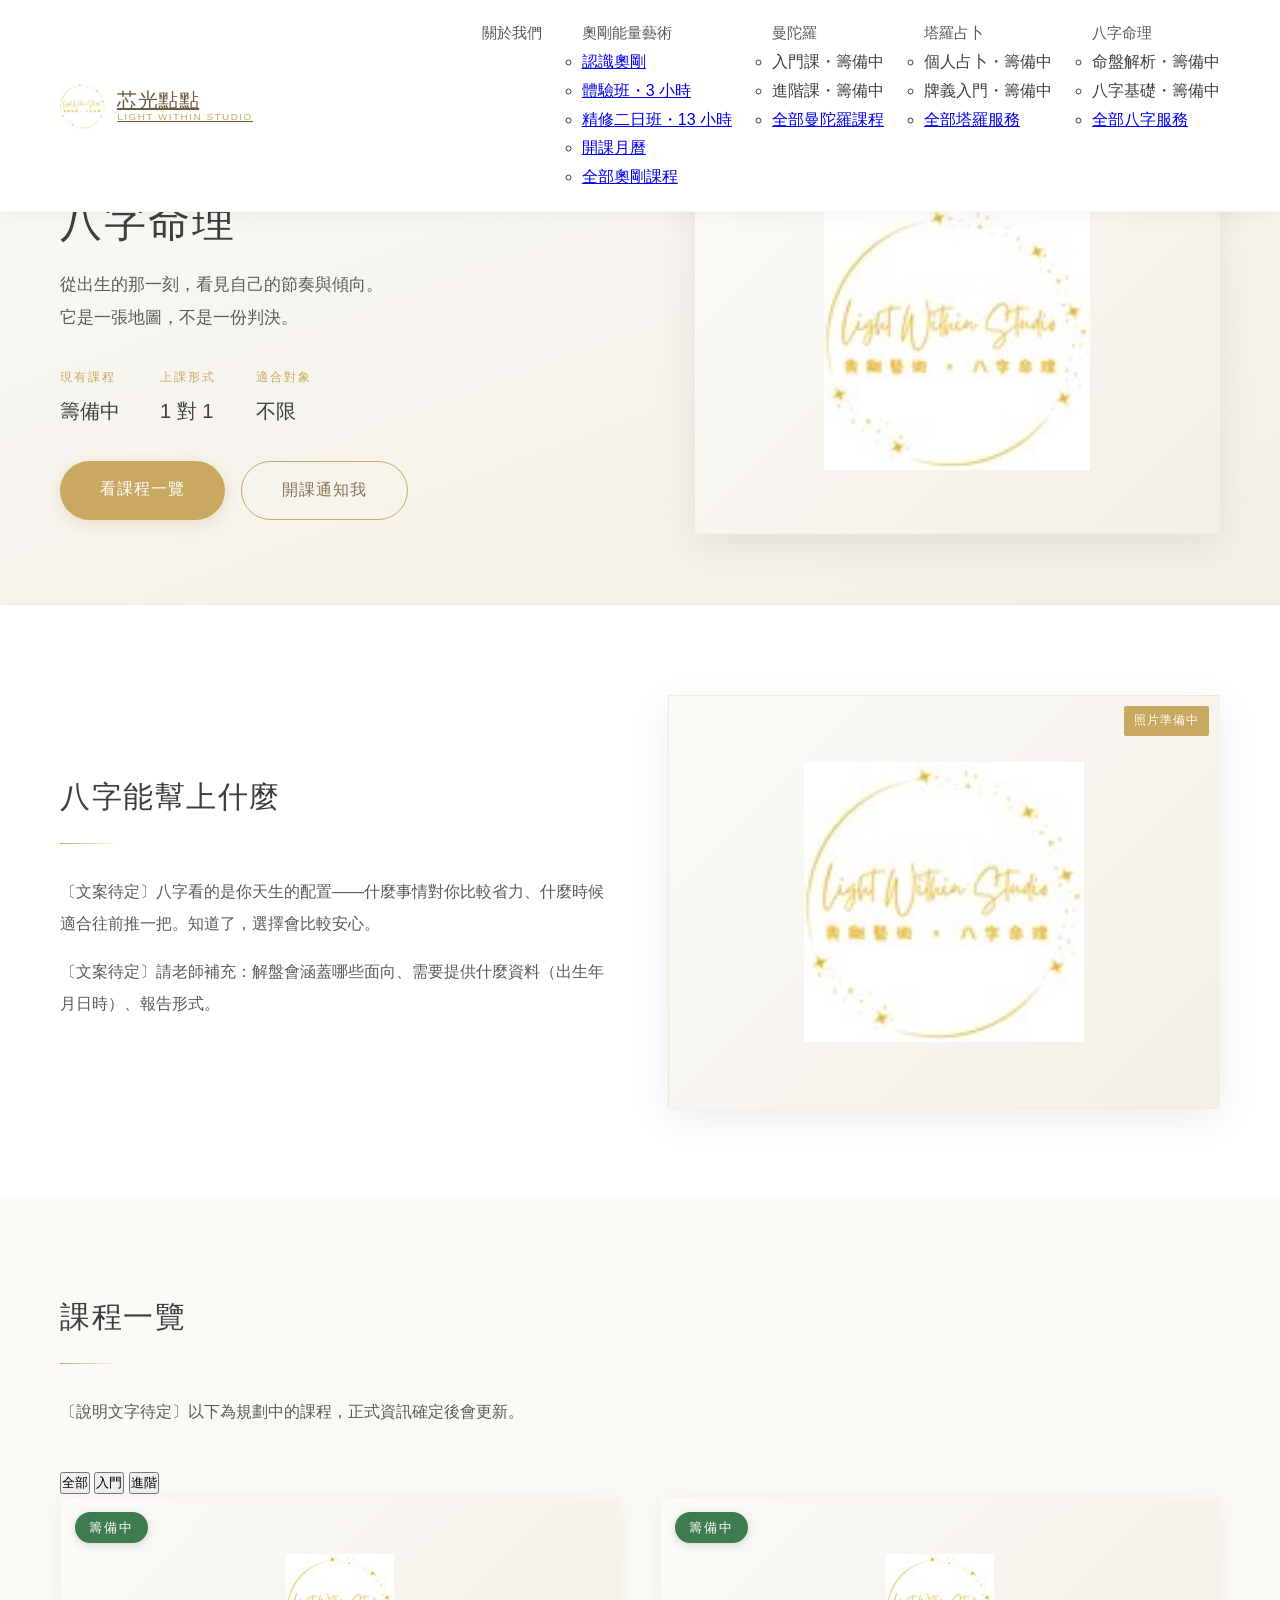
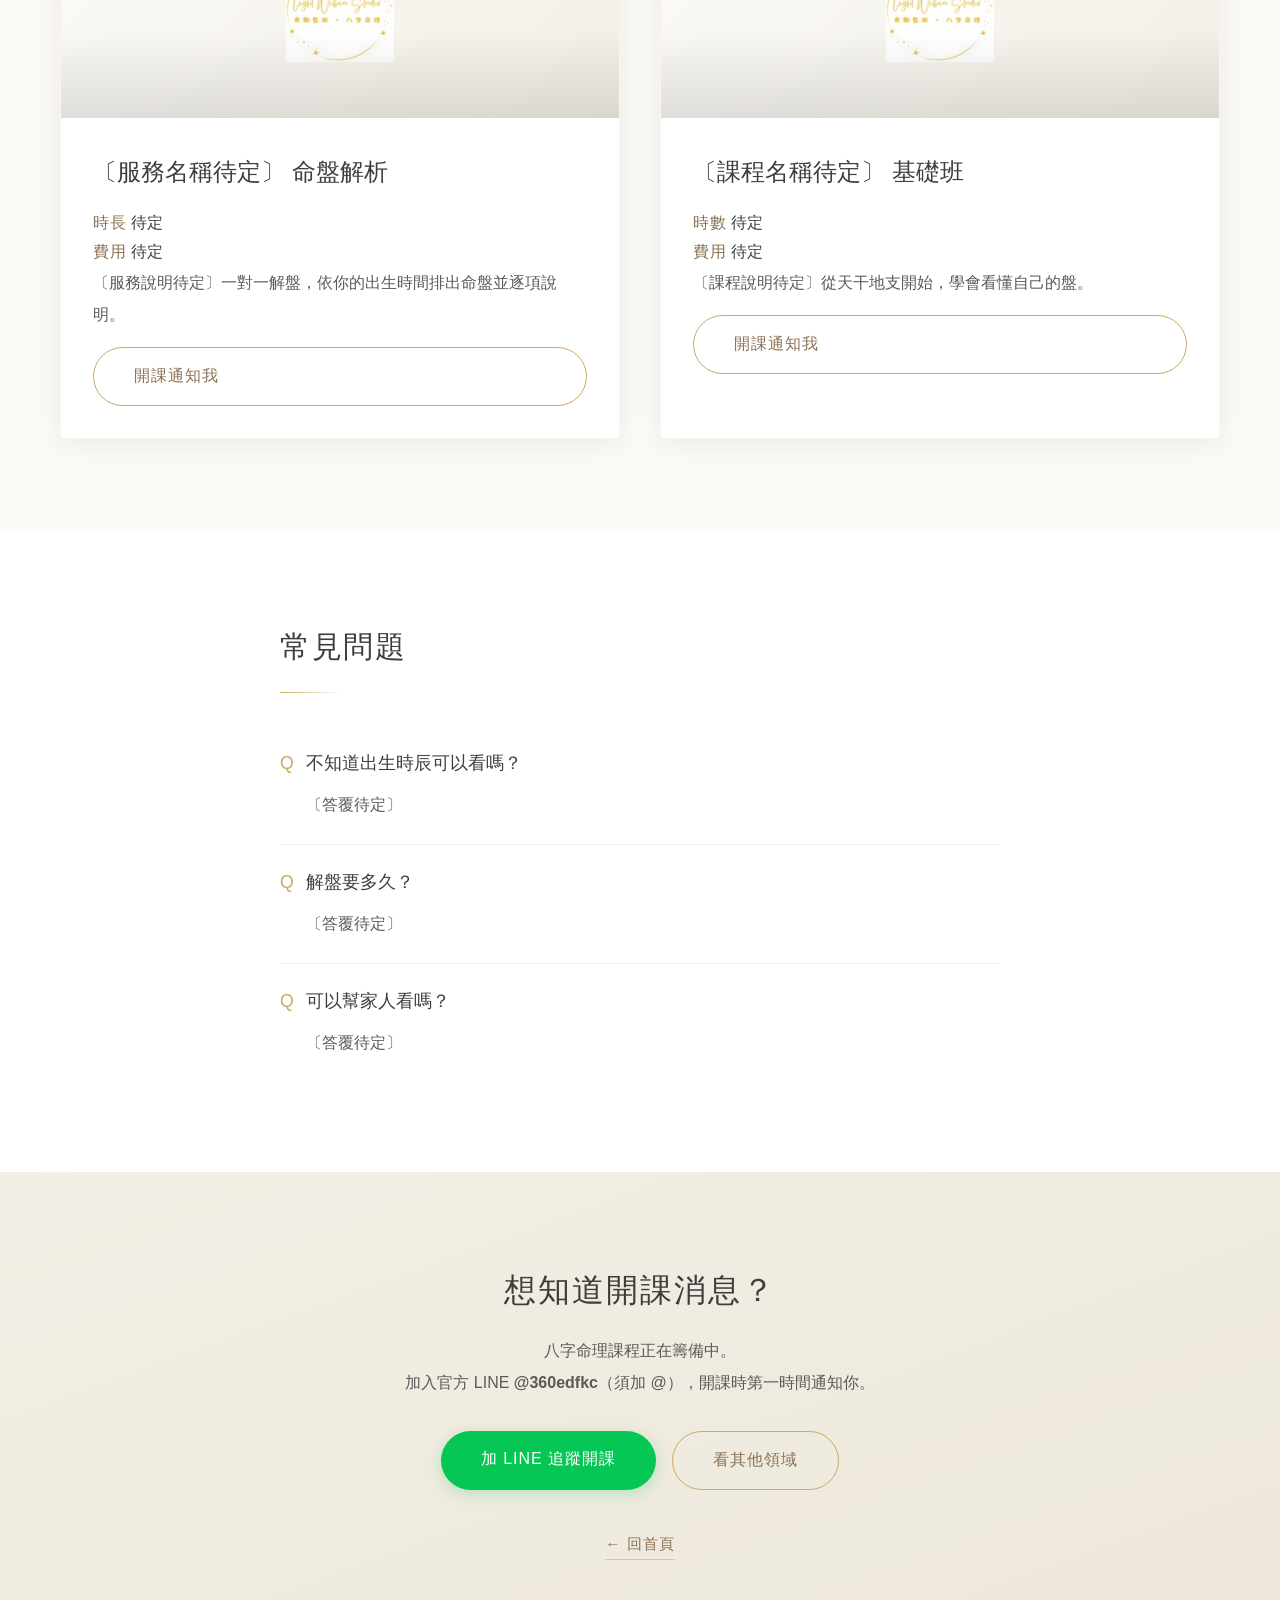
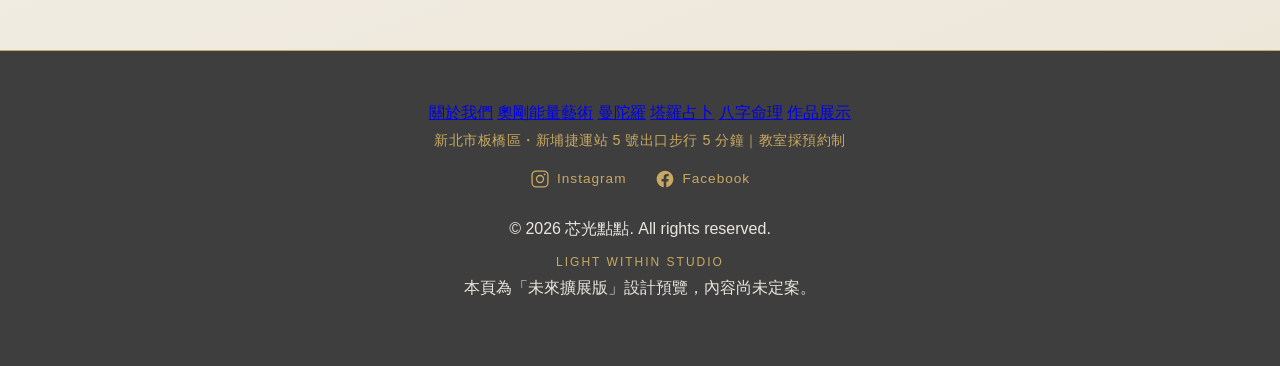
<file: bazi.html>
<!DOCTYPE html>
<html lang="zh-TW">
<head>
    <meta charset="UTF-8">
    <meta name="viewport" content="width=device-width, initial-scale=1.0">
    <title>八字命理 - 芯光點點 Light Within Studio</title>
    <meta name="description" content="〔說明文字待定〕芯光點點的八字命理服務與課程總覽。">

    <!-- ⚠️ 設計預覽版，暫不開放搜尋引擎收錄。正式上線時刪掉這一行並補 canonical。 -->
    <meta name="robots" content="noindex, nofollow">

    <link rel="stylesheet" href="css/style.css?v=exp01">
</head>

<!--
    八字命理 領域頁 — 與 orgonite.html 結構完全相同，只換文字與配色。
    ------------------------------------------------------------------
    body 的 draft class 會讓所有預留圖右上角顯示「照片準備中」，
    換上真實照片後把 draft 拿掉即可。

    待補清單：
    - 命盤解析的內容範圍與時長
    - 費用
    - 是否提供書面報告或錄音
    - 教學課程的分級與長度
-->

<body class="course-page category-page theme-bazi draft">
    <nav class="navbar">
        <div class="container">
            <a href="index.html" class="logo">
                <img src="images/common/title/t_0002.jpg" alt="芯光點點 Light Within Studio 商標" class="logo-mark" width="46" height="46">
                <span class="logo-text">
                    芯光點點
                    <span class="logo-subtitle">Light Within Studio</span>
                </span>
            </a>
            <ul class="nav-menu">
                <li><a href="index.html#about" class="nav-link">關於我們</a></li>
                <li class="nav-item theme-orgonite">
                    <a href="orgonite.html" class="nav-link">奧剛能量藝術</a>
                    <ul class="nav-sub">
                        <li><a href="what-is-orgonite.html">認識奧剛</a></li>
                        <li><a href="course-trial.html">體驗班・3 小時</a></li>
                        <li><a href="course-advanced-2days.html">精修二日班・13 小時</a></li>
                        <li><a href="index.html#schedule">開課月曆</a></li>
                        <li><a href="orgonite.html">全部奧剛課程</a></li>
                    </ul>
                </li>
                <li class="nav-item theme-mandala">
                    <a href="mandala.html" class="nav-link">曼陀羅</a>
                    <ul class="nav-sub">
                        <li><span class="is-soon">入門課・籌備中</span></li>
                        <li><span class="is-soon">進階課・籌備中</span></li>
                        <li><a href="mandala.html">全部曼陀羅課程</a></li>
                    </ul>
                </li>
                <li class="nav-item theme-tarot">
                    <a href="tarot.html" class="nav-link">塔羅占卜</a>
                    <ul class="nav-sub">
                        <li><span class="is-soon">個人占卜・籌備中</span></li>
                        <li><span class="is-soon">牌義入門・籌備中</span></li>
                        <li><a href="tarot.html">全部塔羅服務</a></li>
                    </ul>
                </li>
                <li class="nav-item theme-bazi">
                    <a href="bazi.html" class="nav-link">八字命理</a>
                    <ul class="nav-sub">
                        <li><span class="is-soon">命盤解析・籌備中</span></li>
                        <li><span class="is-soon">八字基礎・籌備中</span></li>
                        <li><a href="bazi.html">全部八字服務</a></li>
                    </ul>
                </li>
            </ul>
            <div class="hamburger">
                <span></span>
                <span></span>
                <span></span>
            </div>
        </div>
    </nav>

    <!-- 領域頁首 -->
    <header class="course-hero category-hero">
        <div class="container course-hero-inner">
            <div>
                <p class="course-eyebrow">BaZi</p>
                <h1>八字命理</h1>
                <p class="course-lede">
                    從出生的那一刻，看見自己的節奏與傾向。<br>
                    它是一張地圖，不是一份判決。
                </p>
                <div class="course-facts">
                    <div>
                        <span class="course-fact-label">現有課程</span>
                        <span class="course-fact-value">籌備中</span>
                    </div>
                    <div>
                        <span class="course-fact-label">上課形式</span>
                        <span class="course-fact-value">1 對 1</span>
                    </div>
                    <div>
                        <span class="course-fact-label">適合對象</span>
                        <span class="course-fact-value">不限</span>
                    </div>
                </div>
                <div class="course-cta-buttons" style="justify-content: flex-start;">
                    <a href="#courses" class="btn btn-primary">看課程一覽</a>
                    <a href="https://line.me/R/ti/p/@360edfkc" class="btn btn-outline" target="_blank" rel="noopener">開課通知我</a>
                </div>
            </div>
            <div class="course-media is-placeholder">
                <img src="images/common/title/t_0002.jpg" alt="八字命理主視覺照片準備中">
            </div>
        </div>
    </header>

    <main>
        <!-- 這是什麼 -->
        <section class="course-section">
            <div class="container course-split">
                <div>
                    <h2>八字能幫上什麼</h2>
                    <p>〔文案待定〕八字看的是你天生的配置——什麼事情對你比較省力、什麼時候適合往前推一把。知道了，選擇會比較安心。</p>
                    <p>〔文案待定〕請老師補充：解盤會涵蓋哪些面向、需要提供什麼資料（出生年月日時）、報告形式。</p>
                </div>
                <div class="course-media is-placeholder">
                    <img src="images/common/title/t_0002.jpg" alt="八字命理說明照片準備中">
                </div>
            </div>
        </section>

        <!-- 課程一覽 -->
        <section id="courses" class="course-section alt">
            <div class="container">
                <h2>課程一覽</h2>
                <p style="margin-bottom: 2.5rem;">〔說明文字待定〕以下為規劃中的課程，正式資訊確定後會更新。</p>

                <div class="course-filter" data-filter-group="bazi">
                    <button type="button" class="filter-btn is-active" data-filter="all">全部</button>
                    <button type="button" class="filter-btn" data-filter="intro">入門</button>
                    <button type="button" class="filter-btn" data-filter="advanced">進階</button>
                </div>

                <div class="course-grid">
                    <div class="course-card is-soon" data-level="intro">
                        <div class="course-image is-placeholder">
                            <span class="course-badge is-soon">籌備中</span>
                            <img src="images/common/title/t_0002.jpg" alt="八字命盤解析照片準備中">
                        </div>
                        <div class="course-info">
                            <h3>〔服務名稱待定〕 <span class="course-type">命盤解析</span></h3>
                            <div class="course-meta">
                                <div>
                                    <span class="course-meta-label">時長</span>
                                    <span class="course-meta-value">待定</span>
                                </div>
                                <div>
                                    <span class="course-meta-label">費用</span>
                                    <span class="course-meta-value">待定</span>
                                </div>
                            </div>
                            <p>〔服務說明待定〕一對一解盤，依你的出生時間排出命盤並逐項說明。</p>
                            <div class="course-actions">
                                <a href="https://line.me/R/ti/p/@360edfkc" class="btn btn-outline" target="_blank" rel="noopener">開課通知我</a>
                            </div>
                        </div>
                    </div>

                    <div class="course-card is-soon" data-level="advanced">
                        <div class="course-image is-placeholder">
                            <span class="course-badge is-soon">籌備中</span>
                            <img src="images/common/title/t_0002.jpg" alt="八字基礎課照片準備中">
                        </div>
                        <div class="course-info">
                            <h3>〔課程名稱待定〕 <span class="course-type">基礎班</span></h3>
                            <div class="course-meta">
                                <div>
                                    <span class="course-meta-label">時數</span>
                                    <span class="course-meta-value">待定</span>
                                </div>
                                <div>
                                    <span class="course-meta-label">費用</span>
                                    <span class="course-meta-value">待定</span>
                                </div>
                            </div>
                            <p>〔課程說明待定〕從天干地支開始，學會看懂自己的盤。</p>
                            <div class="course-actions">
                                <a href="https://line.me/R/ti/p/@360edfkc" class="btn btn-outline" target="_blank" rel="noopener">開課通知我</a>
                            </div>
                        </div>
                    </div>
                </div>
            </div>
        </section>

        <!-- 常見問題 -->
        <section class="course-section">
            <div class="container article-body">
                <h2>常見問題</h2>
                <div class="faq-item">
                    <h3>不知道出生時辰可以看嗎？</h3>
                    <p>〔答覆待定〕</p>
                </div>
                <div class="faq-item">
                    <h3>解盤要多久？</h3>
                    <p>〔答覆待定〕</p>
                </div>
                <div class="faq-item">
                    <h3>可以幫家人看嗎？</h3>
                    <p>〔答覆待定〕</p>
                </div>
            </div>
        </section>
    </main>

    <!-- 報名 -->
    <section class="course-cta">
        <div class="container">
            <h2>想知道開課消息？</h2>
            <p>
                八字命理課程正在籌備中。<br>
                加入官方 LINE <strong>@360edfkc</strong>（須加 @），開課時第一時間通知你。
            </p>
            <div class="course-cta-buttons">
                <a href="https://line.me/R/ti/p/@360edfkc" class="btn btn-line" target="_blank" rel="noopener">加 LINE 追蹤開課</a>
                <a href="index.html#services" class="btn btn-outline">看其他領域</a>
            </div>
            <div>
                <a href="index.html" class="course-back">← 回首頁</a>
            </div>
        </div>
    </section>

    <footer class="footer">
        <div class="container">
            <div class="footer-content">
                <nav class="footer-nav">
                    <a href="index.html#about">關於我們</a>
                    <a href="orgonite.html">奧剛能量藝術</a>
                    <a href="mandala.html">曼陀羅</a>
                    <a href="tarot.html">塔羅占卜</a>
                    <a href="bazi.html">八字命理</a>
                    <a href="index.html#gallery">作品展示</a>
                </nav>
                <p class="footer-location">新北市板橋區・新埔捷運站 5 號出口步行 5 分鐘｜教室採預約制</p>
                <div class="footer-social">
                    <a href="https://www.instagram.com/lightwithin.st/" target="_blank" rel="me noopener" aria-label="芯光點點 Instagram">
                        <svg viewBox="0 0 24 24" fill="none" stroke="currentColor" stroke-width="1.6" stroke-linecap="round" stroke-linejoin="round" aria-hidden="true"><rect x="2.5" y="2.5" width="19" height="19" rx="5"/><circle cx="12" cy="12" r="4.2"/><circle cx="17.6" cy="6.4" r="1.15" fill="currentColor" stroke="none"/></svg>
                        <span>Instagram</span>
                    </a>
                    <a href="https://www.facebook.com/naomitarot888" target="_blank" rel="me noopener" aria-label="芯光點點 Facebook">
                        <svg viewBox="0 0 24 24" fill="currentColor" aria-hidden="true"><path d="M22 12.06C22 6.5 17.52 2 12 2S2 6.5 2 12.06C2 17.08 5.66 21.24 10.44 22v-7.03H7.9v-2.91h2.54V9.85c0-2.52 1.5-3.91 3.77-3.91 1.09 0 2.24.2 2.24.2v2.46h-1.26c-1.24 0-1.63.78-1.63 1.57v1.89h2.78l-.44 2.91h-2.34V22C18.34 21.24 22 17.08 22 12.06z"/></svg>
                        <span>Facebook</span>
                    </a>
                </div>
                <p>&copy; 2026 芯光點點. All rights reserved.</p>
                <p class="footer-english">Light Within Studio</p>
                <p class="preview-note">本頁為「未來擴展版」設計預覽，內容尚未定案。</p>
            </div>
        </div>
    </footer>

    <!-- 手機底部浮動報名條 -->
    <div class="mobile-cta">
        <a href="https://line.me/R/ti/p/@360edfkc" class="btn btn-line" target="_blank" rel="noopener">加 LINE 追蹤</a>
        <a href="#courses" class="btn btn-outline">課程一覽</a>
    </div>

    <script src="js/script.js?v=exp01"></script>
</body>
</html>
</file>
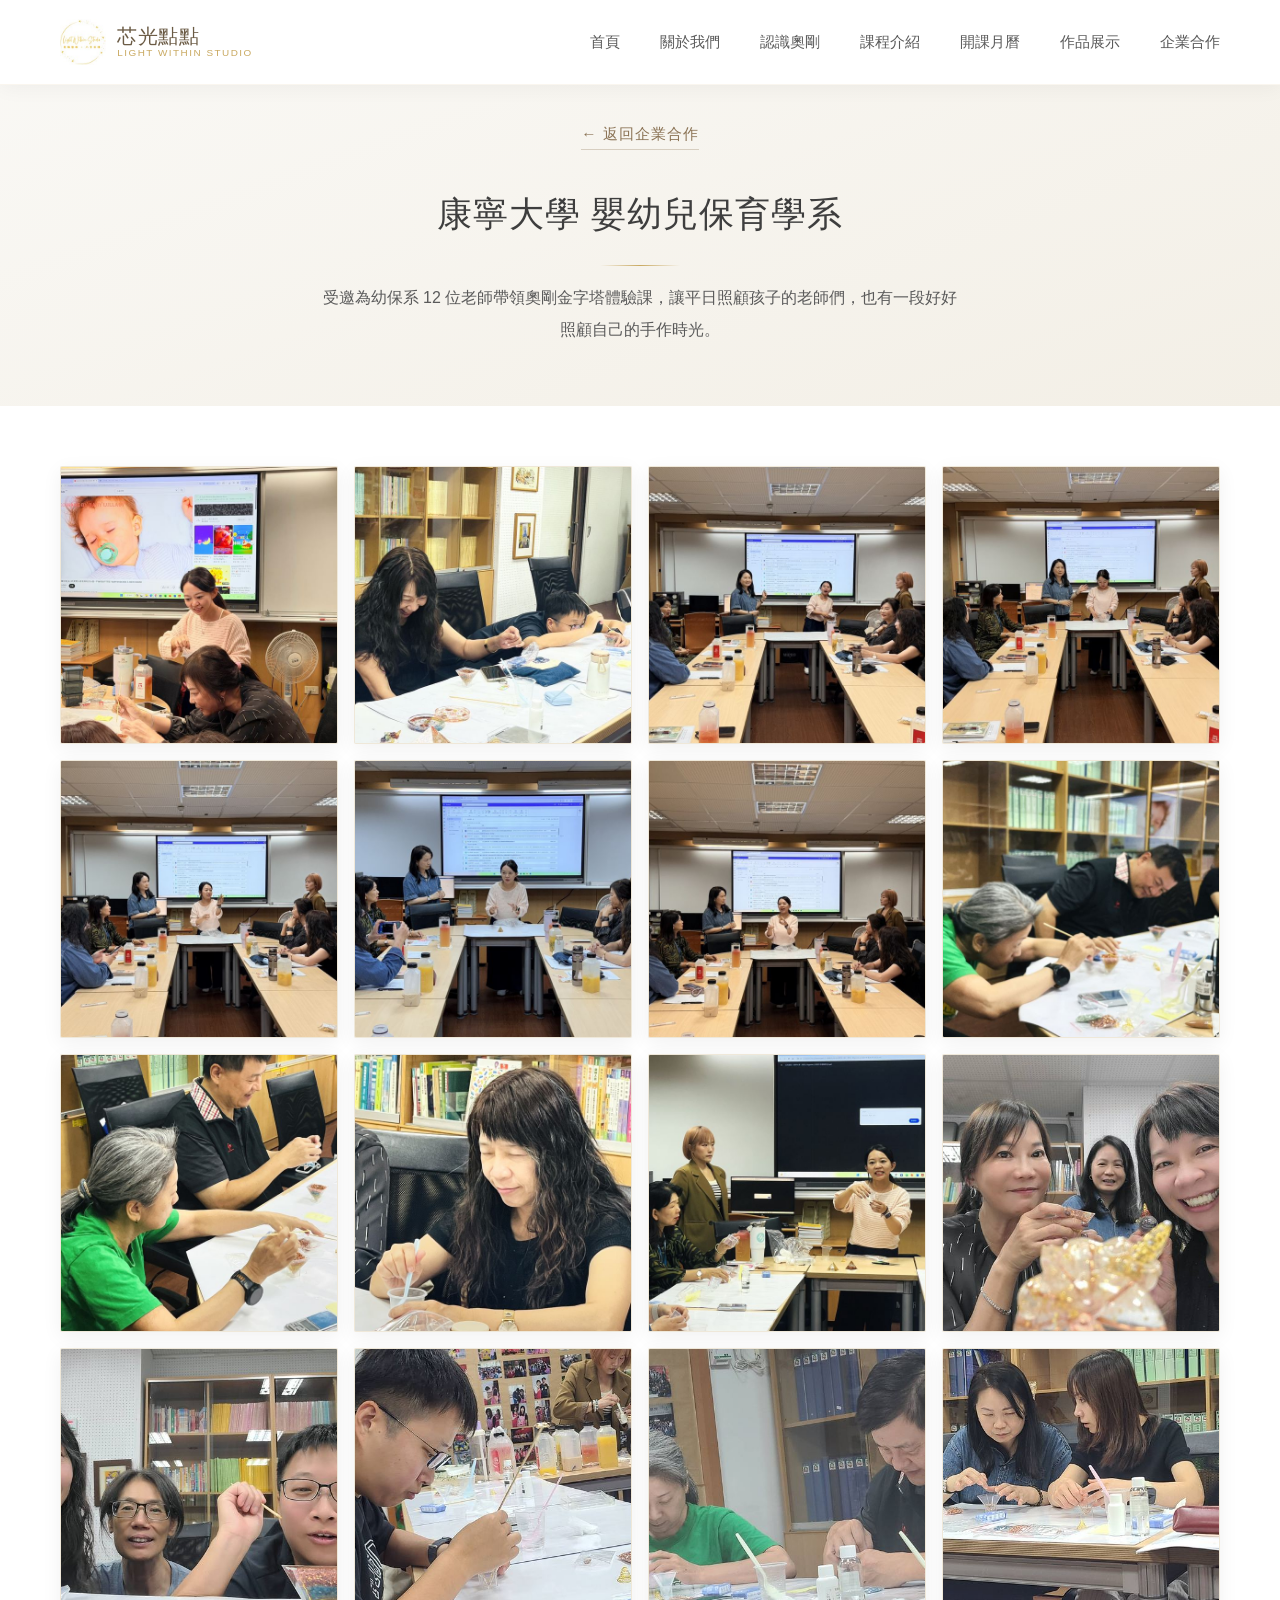
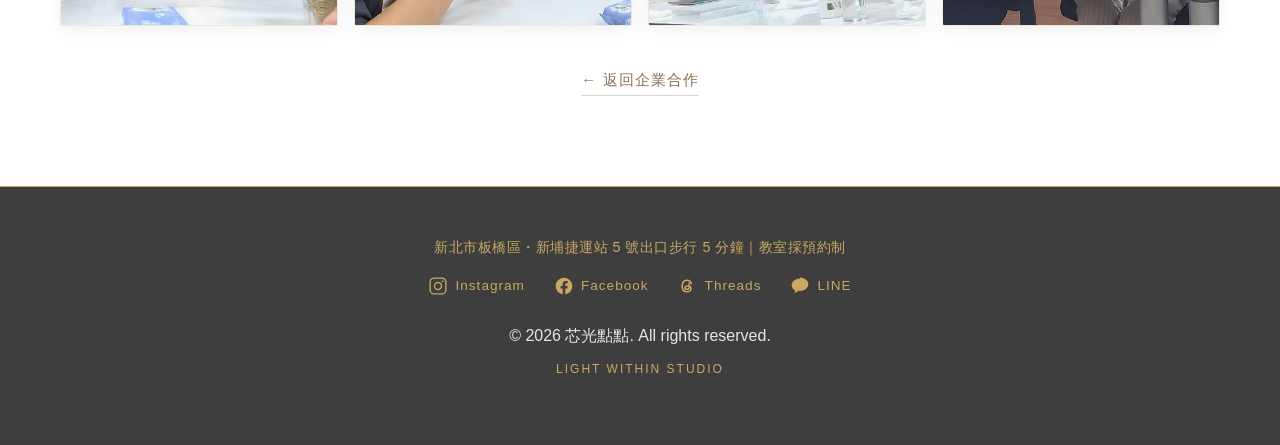
<file: corporate-knu.html>
<!DOCTYPE html>
<html lang="zh-TW">
<head>
    <meta charset="UTF-8">
    <meta name="viewport" content="width=device-width, initial-scale=1.0">
    <title>康寧大學 嬰幼兒保育學系 - 企業合作 - 芯光點點 Light Within Studio</title>
    <meta name="description" content="受邀為康寧大學嬰幼兒保育學系 12 位老師帶領奧剛金字塔體驗課的合作照片。">
    <link rel="canonical" href="https://lightwithinstudio.tw/corporate-knu.html">

    <meta property="og:type" content="website">
    <meta property="og:site_name" content="芯光點點 Light Within Studio">
    <meta property="og:title" content="康寧大學 嬰幼兒保育學系 - 企業合作 - 芯光點點 Light Within Studio">
    <meta property="og:description" content="受邀為康寧大學嬰幼兒保育學系 12 位老師帶領奧剛金字塔體驗課的合作照片。">
    <meta property="og:url" content="https://lightwithinstudio.tw/corporate-knu.html">

    <link rel="stylesheet" href="css/style.css?v=20261121a">
</head>

<body>
    <!-- 導航列 -->
    <nav class="navbar">
        <div class="container">
            <div class="logo">
                <img src="images/title/t_0002.jpg" alt="芯光點點 Light Within Studio 商標" class="logo-mark" width="46" height="46">
                <span class="logo-text">
                    芯光點點
                    <span class="logo-subtitle">Light Within Studio</span>
                </span>
            </div>
            <ul class="nav-menu">
                <li><a href="index.html#home" class="nav-link">首頁</a></li>
                <li><a href="index.html#about" class="nav-link">關於我們</a></li>
                <li><a href="what-is-orgonite.html" class="nav-link">認識奧剛</a></li>
                <li><a href="index.html#courses" class="nav-link">課程介紹</a></li>
                <li><a href="index.html#schedule" class="nav-link">開課月曆</a></li>
                <li><a href="index.html#gallery" class="nav-link">作品展示</a></li>
                <li><a href="corporate.html" class="nav-link">企業合作</a></li>
            </ul>
            <div class="hamburger">
                <span></span>
                <span></span>
                <span></span>
            </div>
        </div>
    </nav>

    <!-- 頁首 -->
    <header class="album-hero">
        <div class="container">
            <a href="corporate.html" class="course-back">← 返回企業合作</a>
            <h1>康寧大學 嬰幼兒保育學系</h1>
            <p class="album-desc">受邀為幼保系 12 位老師帶領奧剛金字塔體驗課，讓平日照顧孩子的老師們，也有一段好好照顧自己的手作時光。</p>
        </div>
    </header>

    <!-- 照片牆：整個 ALBUM 區段由 _tools/build-album.py 產生，請勿手改 -->
    <section class="album">
        <div class="container">
            <div class="album-grid">
<!-- ALBUM:START -->
                <a class="album-item" href="images/corporate/knu/large/k_0001.jpg"><img src="images/corporate/knu/k_0001.jpg" width="600" height="800" alt="活動照片 1" loading="lazy" decoding="async"></a>
                <a class="album-item" href="images/corporate/knu/large/k_0002.jpg"><img src="images/corporate/knu/k_0002.jpg" width="600" height="800" alt="活動照片 2" loading="lazy" decoding="async"></a>
                <a class="album-item" href="images/corporate/knu/large/k_0003.jpg"><img src="images/corporate/knu/k_0003.jpg" width="800" height="600" alt="活動照片 3" loading="lazy" decoding="async"></a>
                <a class="album-item" href="images/corporate/knu/large/k_0004.jpg"><img src="images/corporate/knu/k_0004.jpg" width="800" height="600" alt="活動照片 4" loading="lazy" decoding="async"></a>
                <a class="album-item" href="images/corporate/knu/large/k_0005.jpg"><img src="images/corporate/knu/k_0005.jpg" width="800" height="600" alt="活動照片 5" loading="lazy" decoding="async"></a>
                <a class="album-item" href="images/corporate/knu/large/k_0006.jpg"><img src="images/corporate/knu/k_0006.jpg" width="800" height="600" alt="活動照片 6" loading="lazy" decoding="async"></a>
                <a class="album-item" href="images/corporate/knu/large/k_0007.jpg"><img src="images/corporate/knu/k_0007.jpg" width="800" height="600" alt="活動照片 7" loading="lazy" decoding="async"></a>
                <a class="album-item" href="images/corporate/knu/large/k_0008.jpg"><img src="images/corporate/knu/k_0008.jpg" width="600" height="800" alt="活動照片 8" loading="lazy" decoding="async"></a>
                <a class="album-item" href="images/corporate/knu/large/k_0009.jpg"><img src="images/corporate/knu/k_0009.jpg" width="600" height="800" alt="活動照片 9" loading="lazy" decoding="async"></a>
                <a class="album-item" href="images/corporate/knu/large/k_0010.jpg"><img src="images/corporate/knu/k_0010.jpg" width="600" height="800" alt="活動照片 10" loading="lazy" decoding="async"></a>
                <a class="album-item" href="images/corporate/knu/large/k_0011.jpg"><img src="images/corporate/knu/k_0011.jpg" width="600" height="800" alt="活動照片 11" loading="lazy" decoding="async"></a>
                <a class="album-item" href="images/corporate/knu/large/k_0012.jpg"><img src="images/corporate/knu/k_0012.jpg" width="800" height="450" alt="活動照片 12" loading="lazy" decoding="async"></a>
                <a class="album-item" href="images/corporate/knu/large/k_0013.jpg"><img src="images/corporate/knu/k_0013.jpg" width="800" height="450" alt="活動照片 13" loading="lazy" decoding="async"></a>
                <a class="album-item" href="images/corporate/knu/large/k_0014.jpg"><img src="images/corporate/knu/k_0014.jpg" width="800" height="450" alt="活動照片 14" loading="lazy" decoding="async"></a>
                <a class="album-item" href="images/corporate/knu/large/k_0015.jpg"><img src="images/corporate/knu/k_0015.jpg" width="800" height="450" alt="活動照片 15" loading="lazy" decoding="async"></a>
                <a class="album-item" href="images/corporate/knu/large/k_0016.jpg"><img src="images/corporate/knu/k_0016.jpg" width="800" height="450" alt="活動照片 16" loading="lazy" decoding="async"></a>
<!-- ALBUM:END -->
            </div>
            <div style="text-align:center;">
                <a href="corporate.html" class="course-back">← 返回企業合作</a>
            </div>
        </div>
    </section>

    <!-- 頁尾 -->
    <footer class="footer">
        <div class="container">
            <div class="footer-content">
                <p class="footer-location">新北市板橋區・新埔捷運站 5 號出口步行 5 分鐘｜教室採預約制</p>
                <div class="footer-social">
                    <a href="https://www.instagram.com/lightwithin.st/" target="_blank" rel="me noopener" aria-label="芯光點點 Instagram">
                        <svg viewBox="0 0 24 24" fill="none" stroke="currentColor" stroke-width="1.6" stroke-linecap="round" stroke-linejoin="round" aria-hidden="true"><rect x="2.5" y="2.5" width="19" height="19" rx="5"/><circle cx="12" cy="12" r="4.2"/><circle cx="17.6" cy="6.4" r="1.15" fill="currentColor" stroke="none"/></svg>
                        <span>Instagram</span>
                    </a>
                    <a href="https://www.facebook.com/naomitarot888" target="_blank" rel="me noopener" aria-label="芯光點點 Facebook">
                        <svg viewBox="0 0 24 24" fill="currentColor" aria-hidden="true"><path d="M22 12.06C22 6.5 17.52 2 12 2S2 6.5 2 12.06C2 17.08 5.66 21.24 10.44 22v-7.03H7.9v-2.91h2.54V9.85c0-2.52 1.5-3.91 3.77-3.91 1.09 0 2.24.2 2.24.2v2.46h-1.26c-1.24 0-1.63.78-1.63 1.57v1.89h2.78l-.44 2.91h-2.34V22C18.34 21.24 22 17.08 22 12.06z"/></svg>
                        <span>Facebook</span>
                    </a>
                    <a href="https://www.threads.com/@lightwithin.st" target="_blank" rel="me noopener" aria-label="芯光點點 Threads">
                        <svg viewBox="0 0 24 24" fill="none" stroke="currentColor" stroke-width="1.8" stroke-linecap="round" stroke-linejoin="round" aria-hidden="true"><path d="M17.2 9.2C16.5 6.6 14.6 5 11.9 5 8.4 5 6.2 7.6 6.2 12s2.2 7 5.7 7c2.9 0 4.8-1.5 4.8-3.7 0-2.3-2-3.3-4.3-3.3-1.7 0-2.9.8-2.9 2.1 0 1.2 1 1.9 2.3 1.9 2 0 3.2-1.5 3.2-4.4 0-1.2-.2-2.1-.6-2.9"/></svg>
                        <span>Threads</span>
                    </a>
                    <a href="https://line.me/R/ti/p/@360edfkc" target="_blank" rel="noopener" aria-label="芯光點點 LINE">
                        <svg viewBox="0 0 24 24" fill="currentColor" aria-hidden="true"><path d="M12 3C6.5 3 2 6.6 2 11c0 2.6 1.6 4.9 4.1 6.4-.1.6-.5 2-.6 2.4 0 0-.1.3.1.4.2.1.4 0 .4 0 .6-.1 3.3-2.1 3.9-2.5.7.1 1.4.2 2.1.2 5.5 0 10-3.6 10-8s-4.5-8-10-8z"/></svg>
                        <span>LINE</span>
                    </a>
                </div>
                <p>&copy; 2026 芯光點點. All rights reserved.</p>
                <p class="footer-english">Light Within Studio</p>
            </div>
        </div>
    </footer>

    <script src="js/script.js?v=20260901e"></script>
    <script src="js/album.js?v=20261120a"></script>
</body>
</html>
</file>
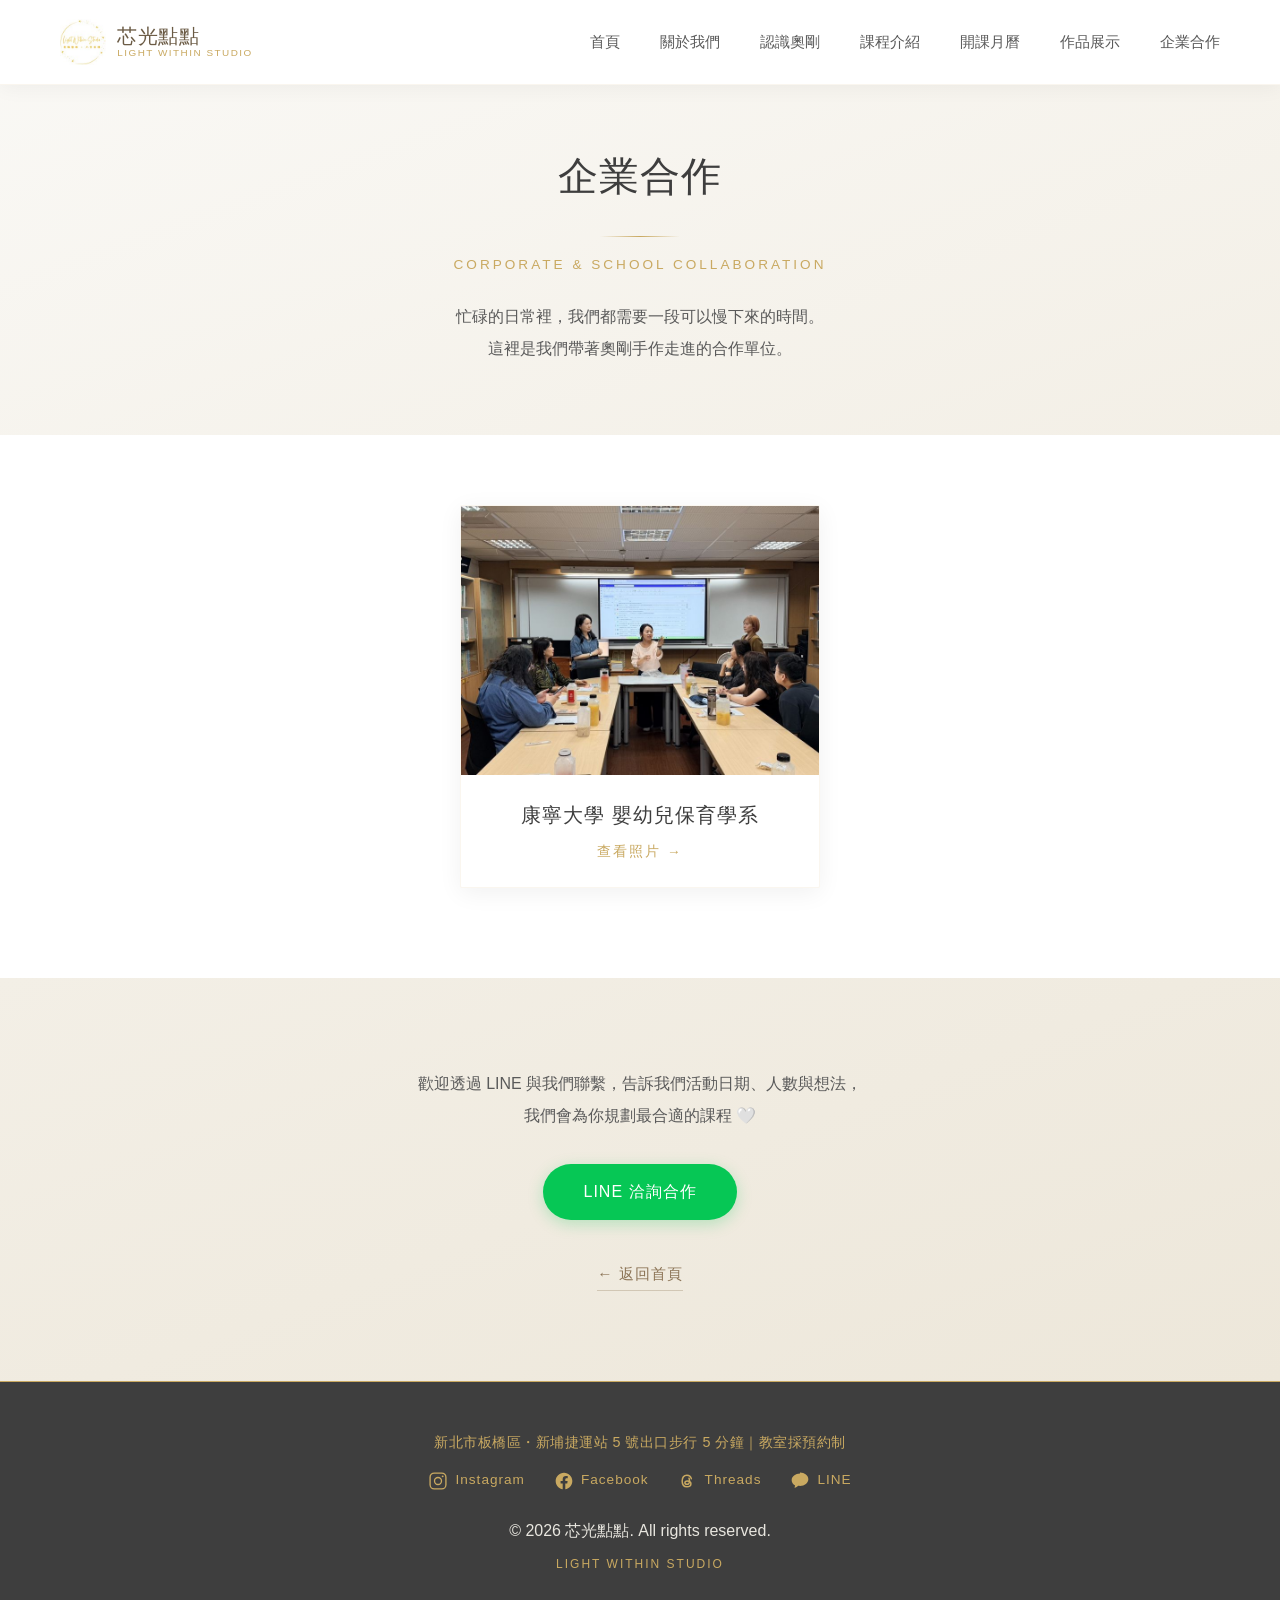
<file: corporate.html>
<!DOCTYPE html>
<html lang="zh-TW">
<head>
    <meta charset="UTF-8">
    <meta name="viewport" content="width=device-width, initial-scale=1.0">
    <title>企業合作 - 芯光點點 Light Within Studio</title>
    <meta name="description" content="芯光點點將奧剛手作帶進企業、學校與各類單位，讓大家放下手機與工作，專注地為自己完成一件作品。查看合作案例，或透過 LINE 洽詢。">
    <link rel="canonical" href="https://lightwithinstudio.tw/corporate.html">

    <meta property="og:type" content="website">
    <meta property="og:site_name" content="芯光點點 Light Within Studio">
    <meta property="og:title" content="企業合作 - 芯光點點 Light Within Studio">
    <meta property="og:description" content="芯光點點將奧剛手作帶進企業、學校與各類單位，讓大家放下手機與工作，專注地為自己完成一件作品。查看合作案例，或透過 LINE 洽詢。">
    <meta property="og:url" content="https://lightwithinstudio.tw/corporate.html">

    <link rel="stylesheet" href="css/style.css?v=20261121a">
</head>

<body>
    <!-- 導航列 -->
    <nav class="navbar">
        <div class="container">
            <div class="logo">
                <img src="images/title/t_0002.jpg" alt="芯光點點 Light Within Studio 商標" class="logo-mark" width="46" height="46">
                <span class="logo-text">
                    芯光點點
                    <span class="logo-subtitle">Light Within Studio</span>
                </span>
            </div>
            <ul class="nav-menu">
                <li><a href="index.html#home" class="nav-link">首頁</a></li>
                <li><a href="index.html#about" class="nav-link">關於我們</a></li>
                <li><a href="what-is-orgonite.html" class="nav-link">認識奧剛</a></li>
                <li><a href="index.html#courses" class="nav-link">課程介紹</a></li>
                <li><a href="index.html#schedule" class="nav-link">開課月曆</a></li>
                <li><a href="index.html#gallery" class="nav-link">作品展示</a></li>
                <li><a href="corporate.html" class="nav-link">企業合作</a></li>
            </ul>
            <div class="hamburger">
                <span></span>
                <span></span>
                <span></span>
            </div>
        </div>
    </nav>

    <!-- 頁首 -->
    <header class="collab-hero">
        <div class="container">
            <h1 class="section-title">企業合作</h1>
            <p class="section-subtitle">Corporate &amp; School Collaboration</p>
            <p class="collab-hero-lede">
                <span class="ph">忙碌的日常裡，</span><span class="ph">我們都需要一段可以慢下來的時間。</span><br>
                <span class="ph">這裡是我們帶著奧剛手作</span><span class="ph">走進的合作單位。</span>
            </p>
        </div>
    </header>

    <!-- 合作單位清單 -->
    <section class="collab-list">
        <div class="container">
            <div class="collab-grid">
                <!--
                    新增合作單位：複製下面整段 <a class="collab-card"> ... </a>，貼在最後一張卡片後面，
                    改 href、封面圖與單位名稱即可，卡片會自動往下排。
                    每個單位對應一個相簿頁（複製 corporate-knu.html 改名），照片用 _tools/build-album.py 處理。
                -->
                <a class="collab-card" href="corporate-knu.html">
                    <div class="collab-cover">
                        <img src="images/corporate/knu/cover.jpg" alt="康寧大學 嬰幼兒保育學系 合作照片" loading="lazy">
                    </div>
                    <div class="collab-name">康寧大學 嬰幼兒保育學系</div>
                </a>
            </div>
        </div>
    </section>

    <!-- 結語 -->
    <section class="collab-cta">
        <div class="container">
            <p><span class="ph">歡迎透過 LINE 與我們聯繫，</span><span class="ph">告訴我們活動日期、人數與想法，</span><span class="ph">我們會為你規劃最合適的課程 🤍</span></p>
            <a href="https://line.me/R/ti/p/@360edfkc" class="btn btn-line" target="_blank" rel="noopener">LINE 洽詢合作</a>
            <div>
                <a href="index.html#corporate" class="course-back">← 返回首頁</a>
            </div>
        </div>
    </section>

    <!-- 頁尾 -->
    <footer class="footer">
        <div class="container">
            <div class="footer-content">
                <p class="footer-location">新北市板橋區・新埔捷運站 5 號出口步行 5 分鐘｜教室採預約制</p>
                <div class="footer-social">
                    <a href="https://www.instagram.com/lightwithin.st/" target="_blank" rel="me noopener" aria-label="芯光點點 Instagram">
                        <svg viewBox="0 0 24 24" fill="none" stroke="currentColor" stroke-width="1.6" stroke-linecap="round" stroke-linejoin="round" aria-hidden="true"><rect x="2.5" y="2.5" width="19" height="19" rx="5"/><circle cx="12" cy="12" r="4.2"/><circle cx="17.6" cy="6.4" r="1.15" fill="currentColor" stroke="none"/></svg>
                        <span>Instagram</span>
                    </a>
                    <a href="https://www.facebook.com/naomitarot888" target="_blank" rel="me noopener" aria-label="芯光點點 Facebook">
                        <svg viewBox="0 0 24 24" fill="currentColor" aria-hidden="true"><path d="M22 12.06C22 6.5 17.52 2 12 2S2 6.5 2 12.06C2 17.08 5.66 21.24 10.44 22v-7.03H7.9v-2.91h2.54V9.85c0-2.52 1.5-3.91 3.77-3.91 1.09 0 2.24.2 2.24.2v2.46h-1.26c-1.24 0-1.63.78-1.63 1.57v1.89h2.78l-.44 2.91h-2.34V22C18.34 21.24 22 17.08 22 12.06z"/></svg>
                        <span>Facebook</span>
                    </a>
                    <a href="https://www.threads.com/@lightwithin.st" target="_blank" rel="me noopener" aria-label="芯光點點 Threads">
                        <svg viewBox="0 0 24 24" fill="none" stroke="currentColor" stroke-width="1.8" stroke-linecap="round" stroke-linejoin="round" aria-hidden="true"><path d="M17.2 9.2C16.5 6.6 14.6 5 11.9 5 8.4 5 6.2 7.6 6.2 12s2.2 7 5.7 7c2.9 0 4.8-1.5 4.8-3.7 0-2.3-2-3.3-4.3-3.3-1.7 0-2.9.8-2.9 2.1 0 1.2 1 1.9 2.3 1.9 2 0 3.2-1.5 3.2-4.4 0-1.2-.2-2.1-.6-2.9"/></svg>
                        <span>Threads</span>
                    </a>
                    <a href="https://line.me/R/ti/p/@360edfkc" target="_blank" rel="noopener" aria-label="芯光點點 LINE">
                        <svg viewBox="0 0 24 24" fill="currentColor" aria-hidden="true"><path d="M12 3C6.5 3 2 6.6 2 11c0 2.6 1.6 4.9 4.1 6.4-.1.6-.5 2-.6 2.4 0 0-.1.3.1.4.2.1.4 0 .4 0 .6-.1 3.3-2.1 3.9-2.5.7.1 1.4.2 2.1.2 5.5 0 10-3.6 10-8s-4.5-8-10-8z"/></svg>
                        <span>LINE</span>
                    </a>
                </div>
                <p>&copy; 2026 芯光點點. All rights reserved.</p>
                <p class="footer-english">Light Within Studio</p>
            </div>
        </div>
    </footer>

    <script src="js/script.js?v=20260901e"></script>
</body>
</html>
</file>
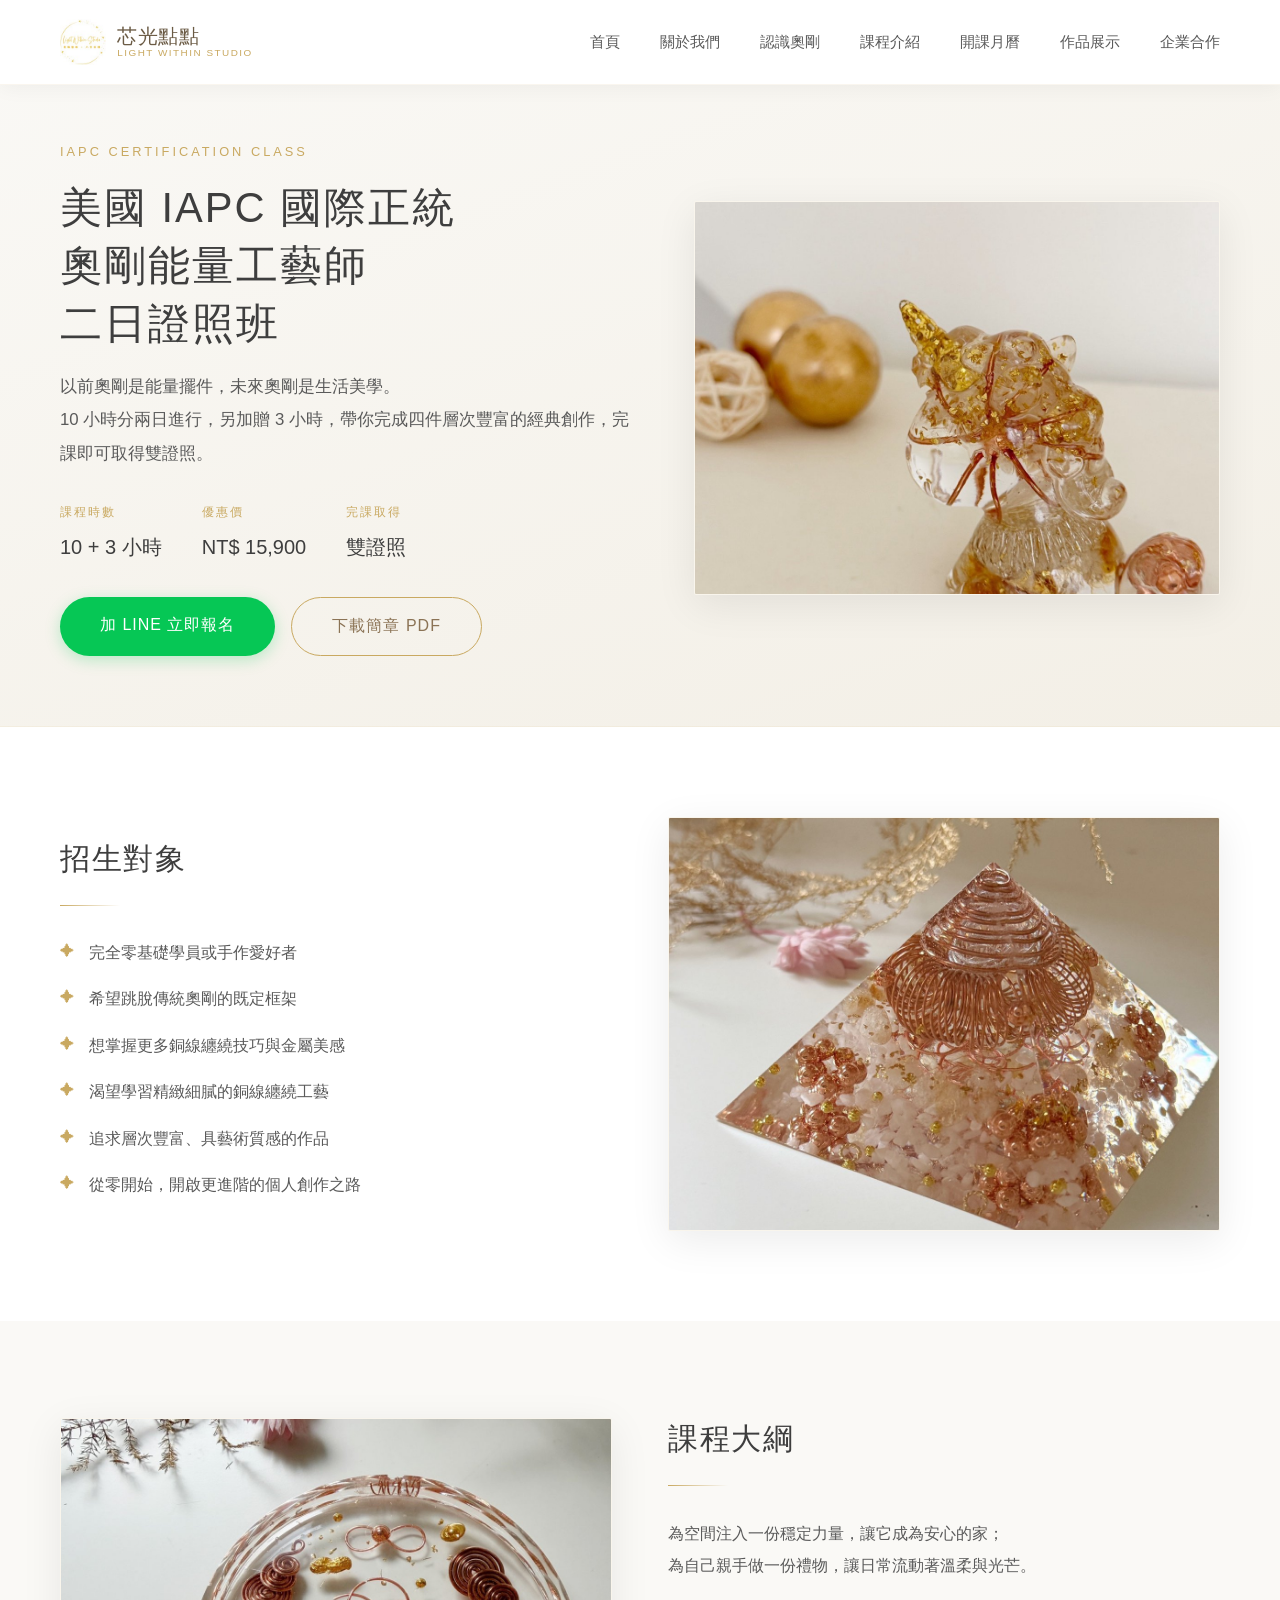
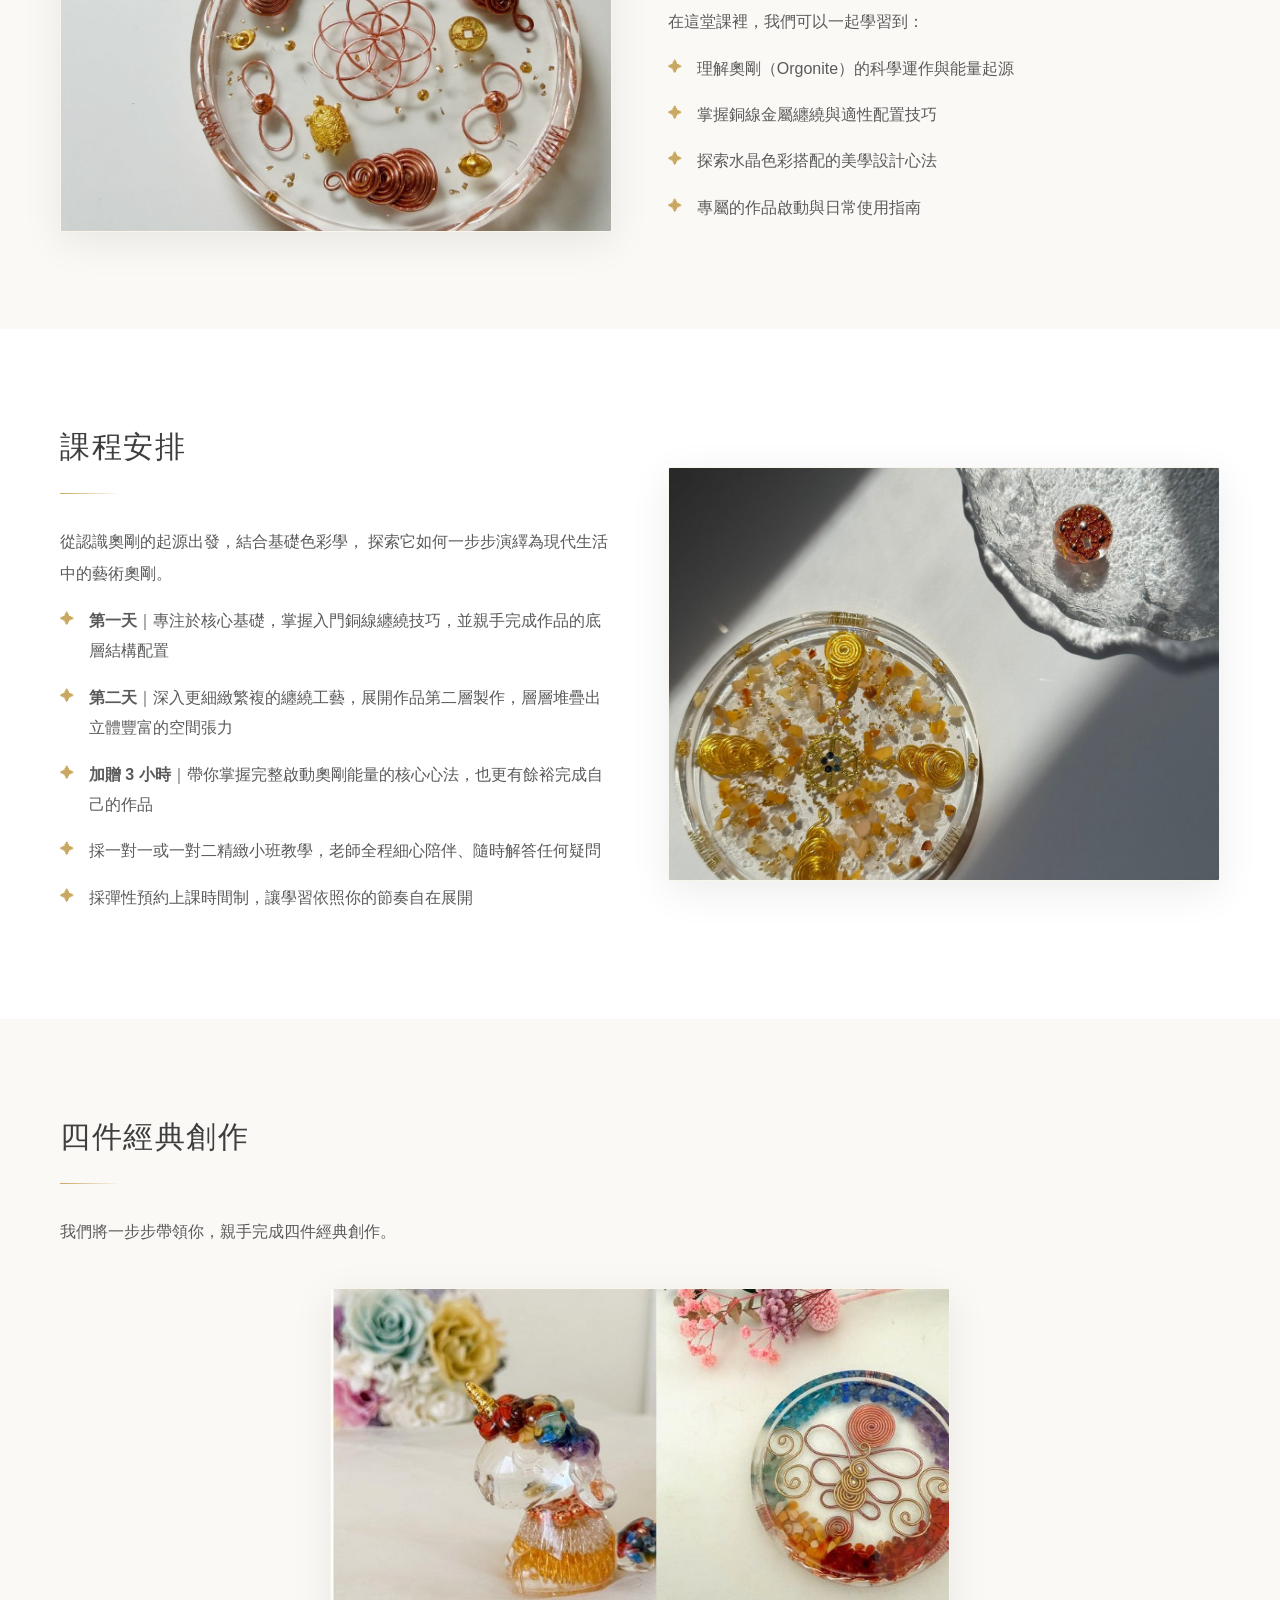
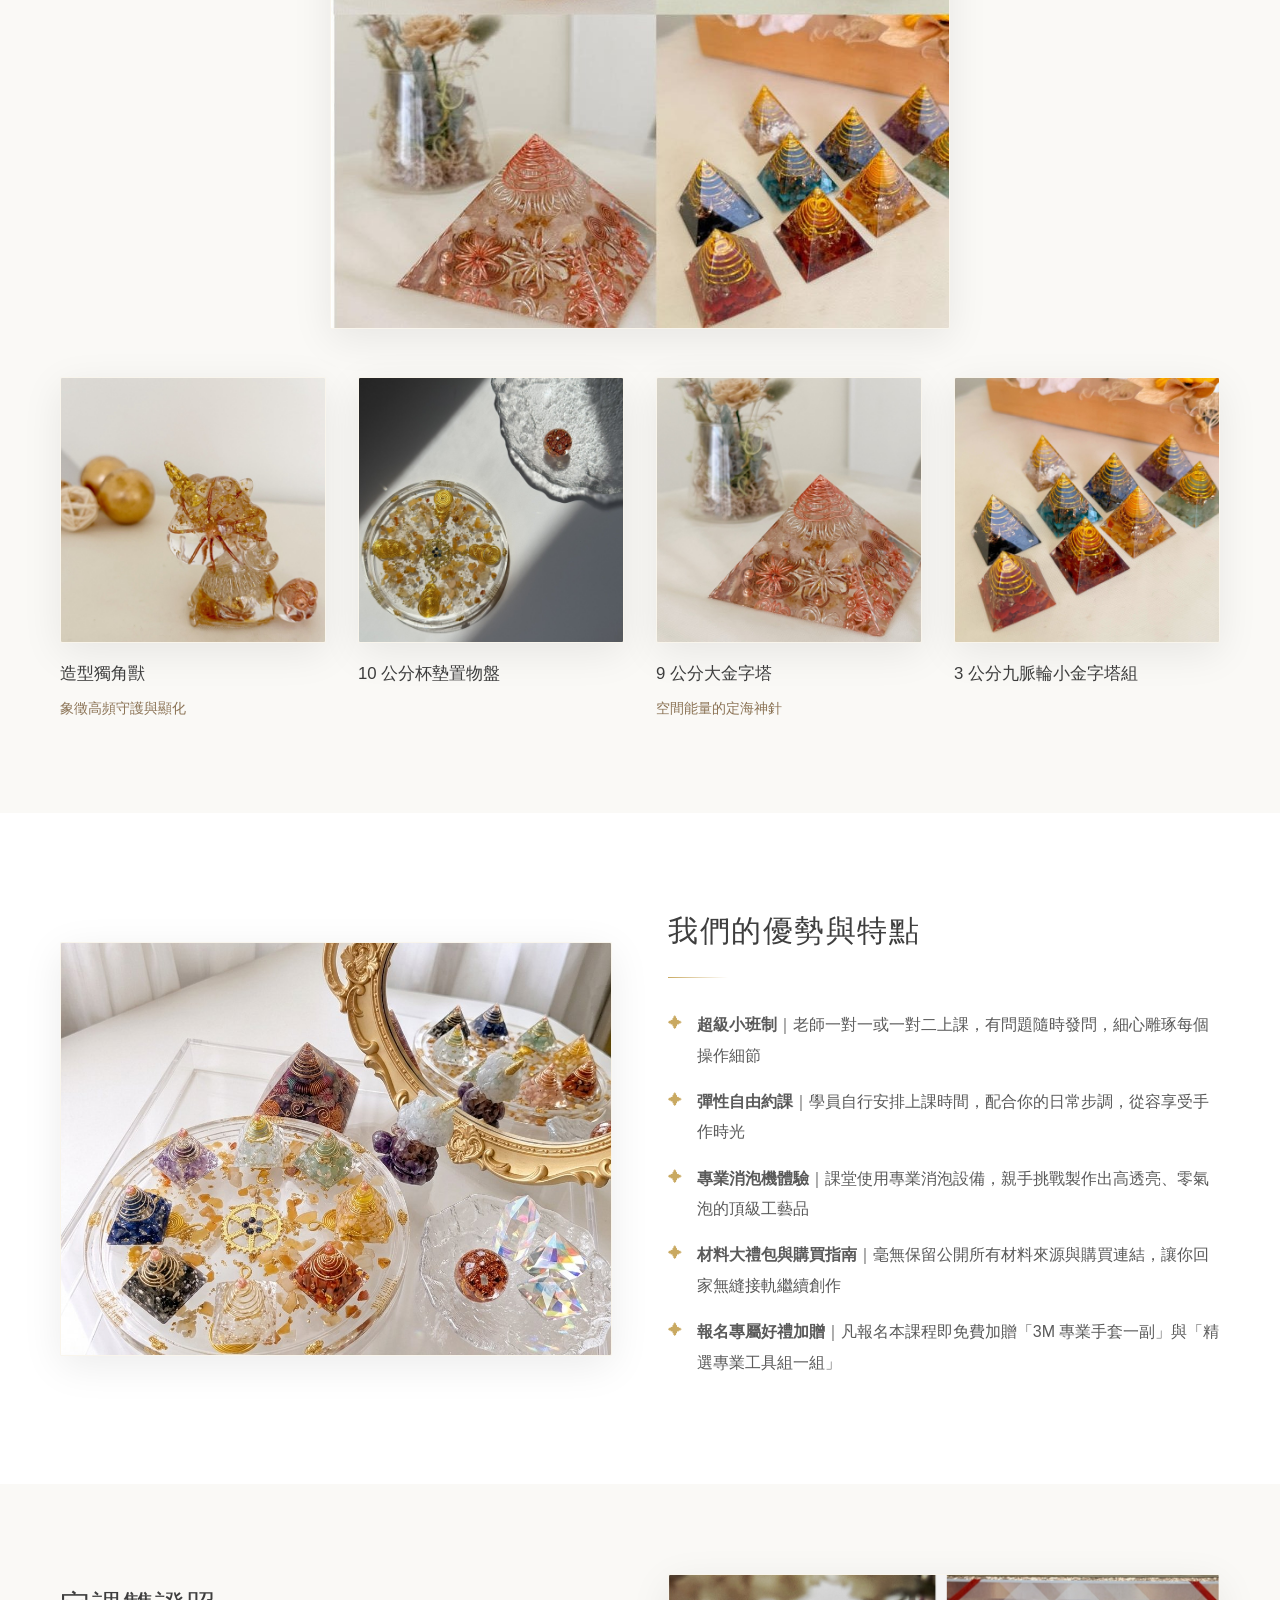
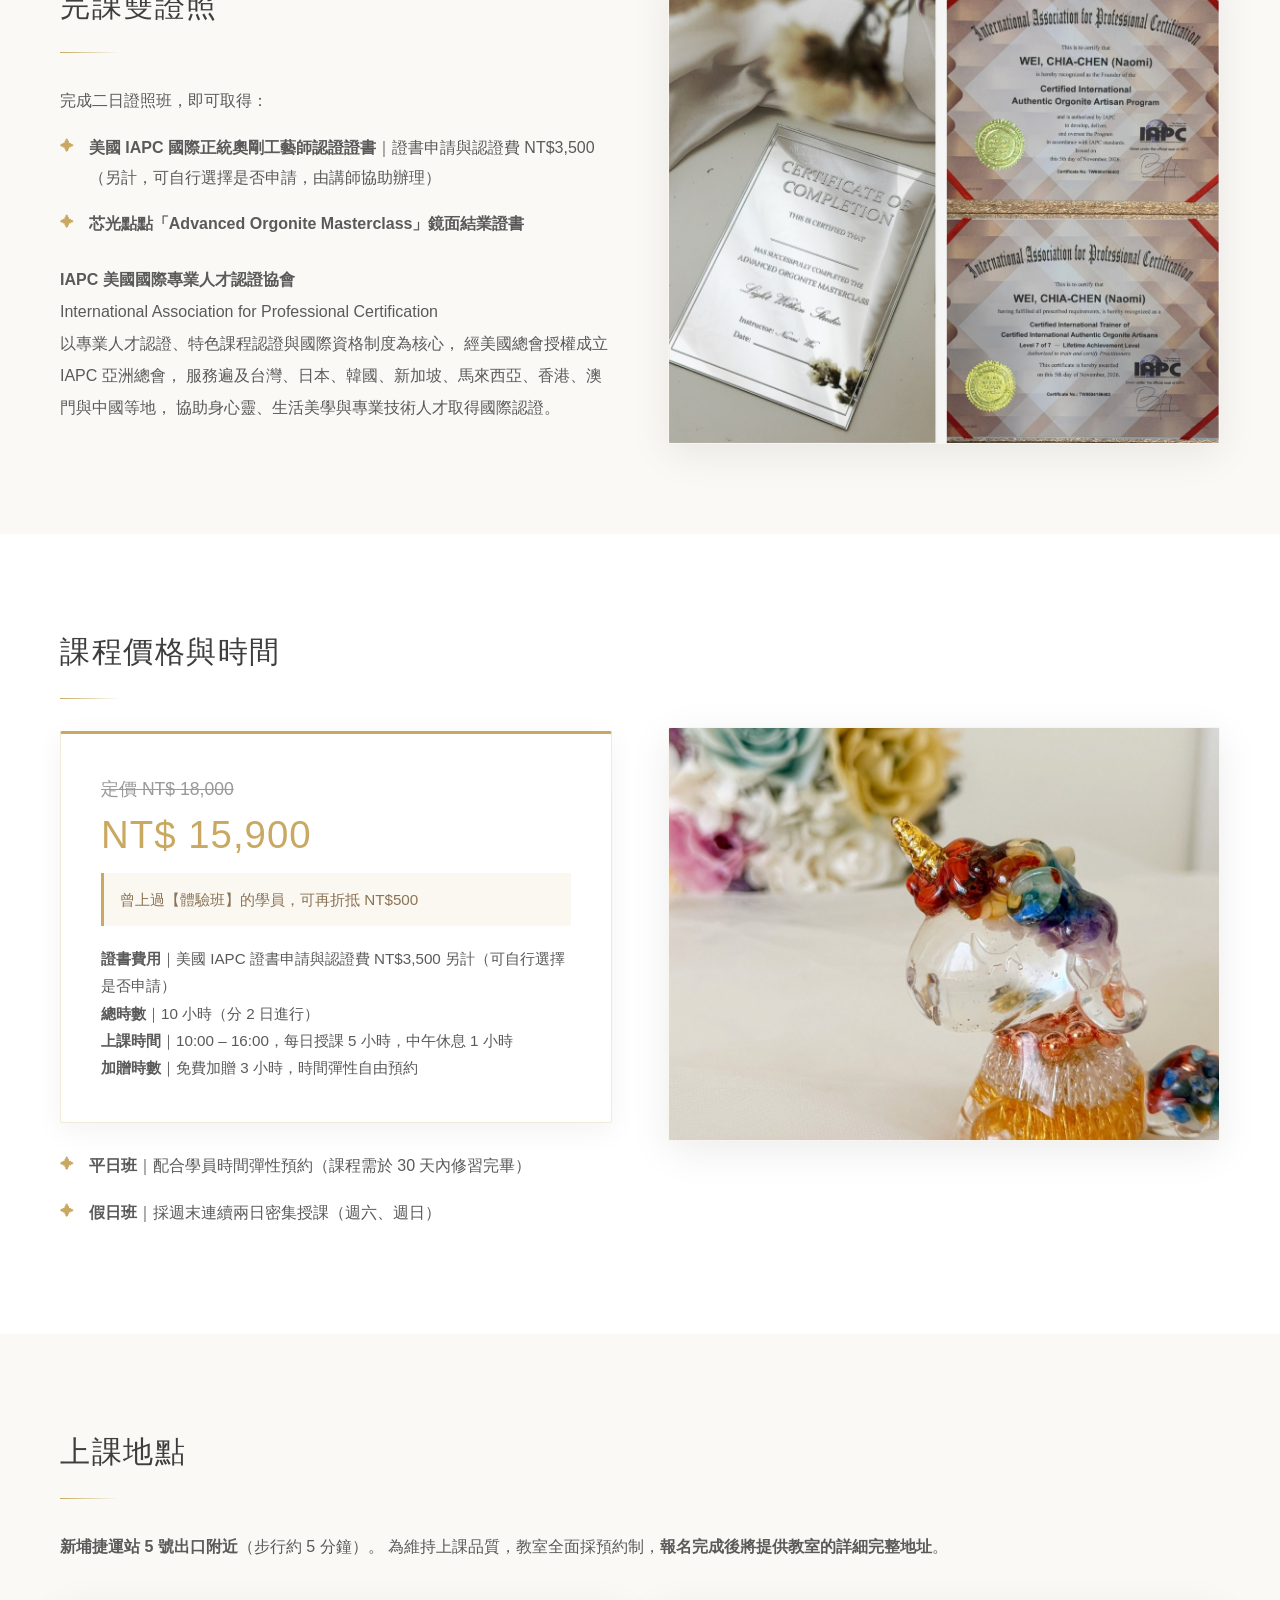
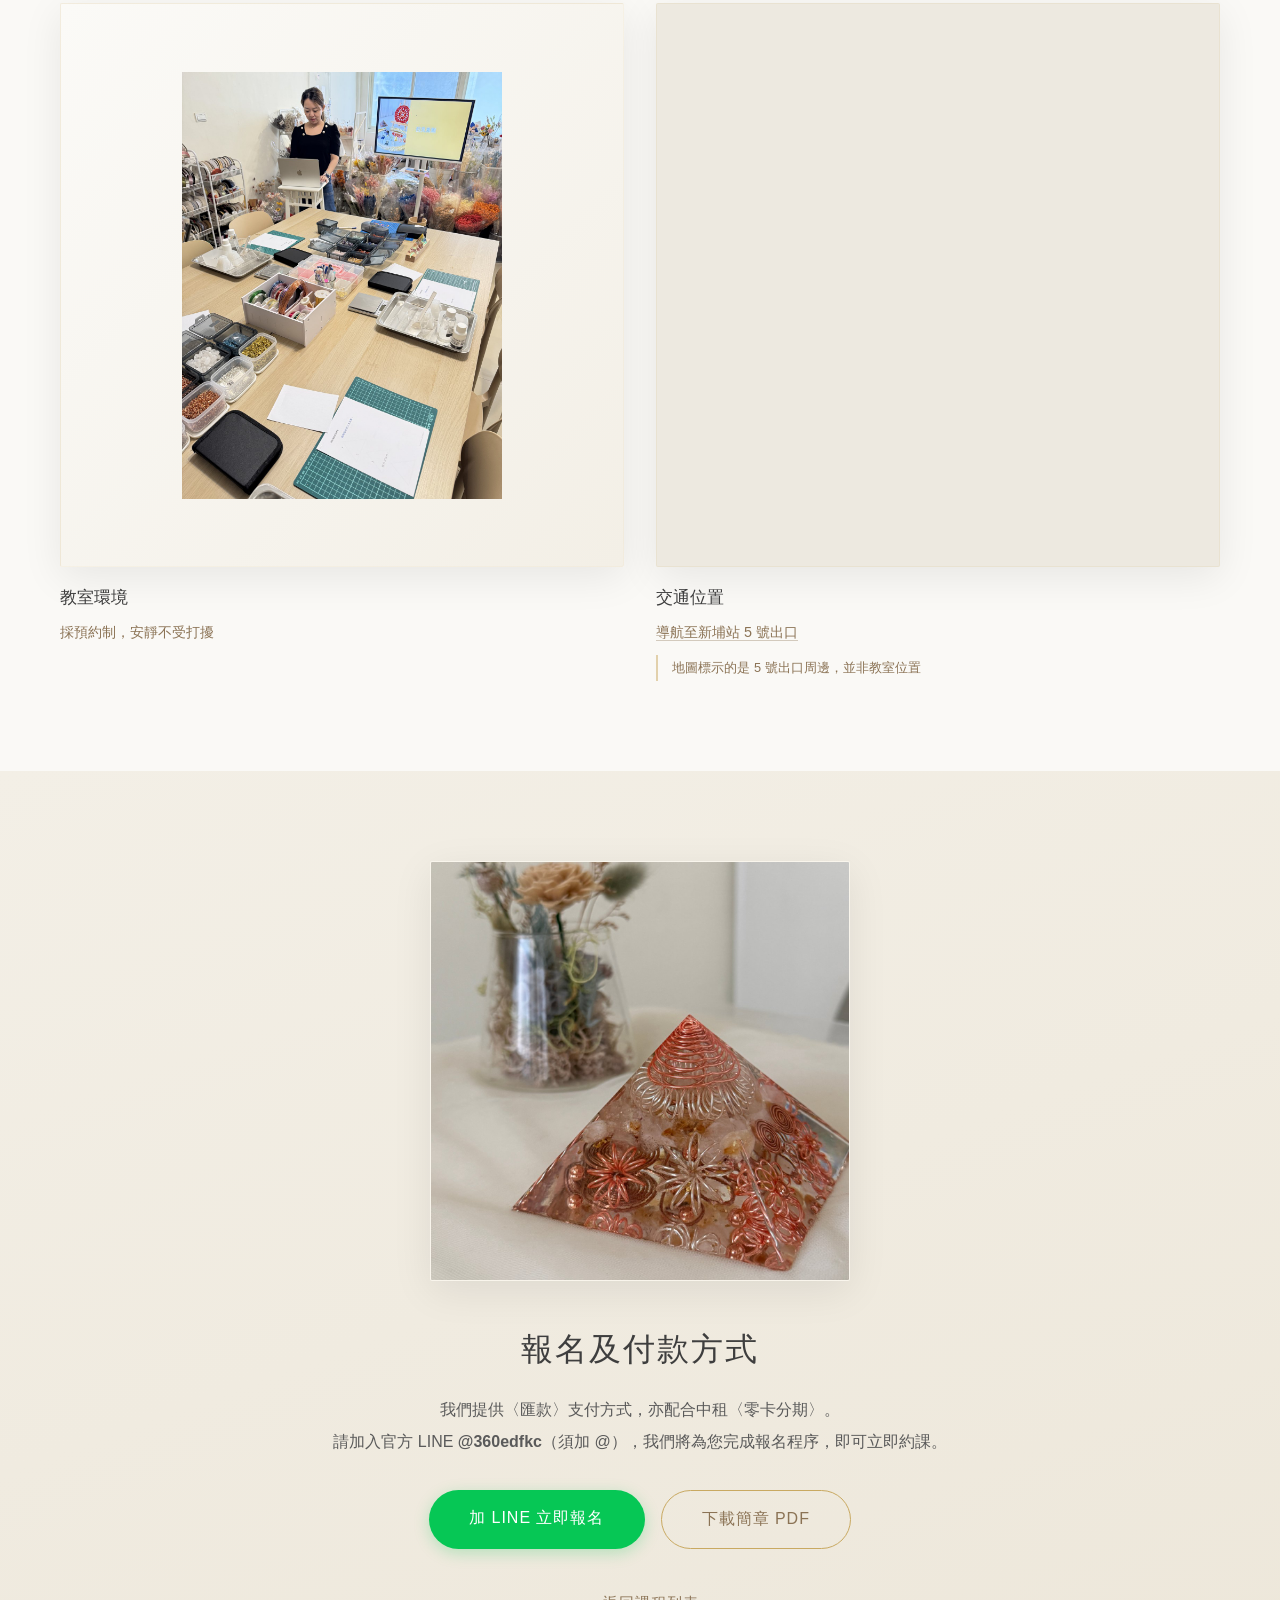
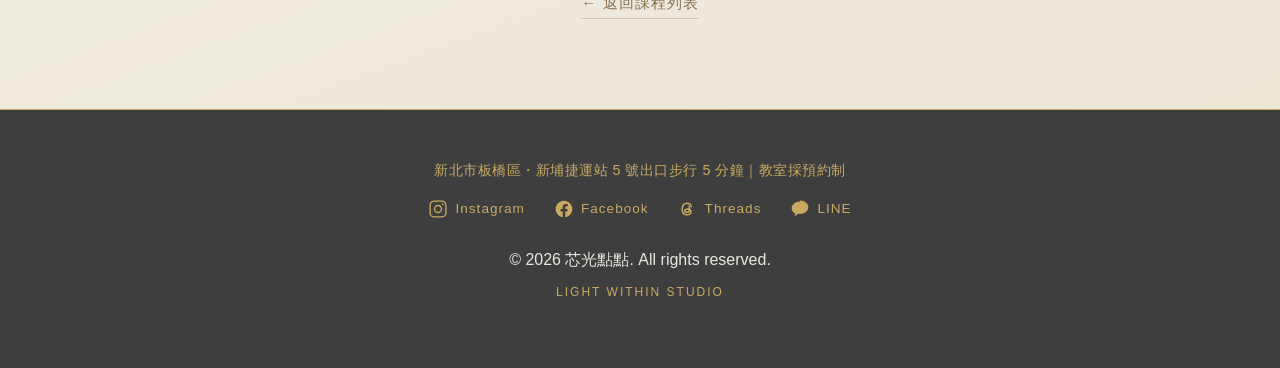
<file: course-advanced-2days.html>
<!DOCTYPE html>
<html lang="zh-TW">
<head>
    <meta charset="UTF-8">
    <meta name="viewport" content="width=device-width, initial-scale=1.0">
    <title>美國 IAPC 國際正統奧剛能量工藝師二日證照班 - 芯光點點 Light Within Studio</title>
    <meta name="description" content="美國 IAPC 國際正統奧剛能量工藝師二日證照班：10 小時分兩日進行，另加贈 3 小時。一對一或一對二小班教學，親手完成四件經典作品，完課可取得 IAPC 認證證書與鏡面結業證書。優惠價 NT$15,900，證書申請與認證費 NT$3,500 另計。">

    <link rel="canonical" href="https://lightwithinstudio.tw/course-advanced-2days.html">

    <meta property="og:type" content="website">
    <meta property="og:site_name" content="芯光點點 Light Within Studio">
    <meta property="og:title" content="美國 IAPC 國際正統奧剛能量工藝師二日證照班｜完課雙證照">
    <meta property="og:description" content="一對一或一對二精緻小班，10 小時分兩日進行並加贈 3 小時。親手完成四件經典奧剛創作，完課可取得美國 IAPC 認證證書與鏡面結業證書，優惠價 NT$15,900。">
    <meta property="og:image" content="https://lightwithinstudio.tw/images/course/c_0012.jpg">
    <meta property="og:url" content="https://lightwithinstudio.tw/course-advanced-2days.html">

    <link rel="stylesheet" href="css/style.css?v=20261121a">
    <script type="application/ld+json">
{
    "@context": "https://schema.org",
    "@type": "Course",
    "name": "美國 IAPC 國際正統奧剛能量工藝師二日證照班",
    "description": "10 小時分兩日進行，另加贈 3 小時。採一對一或一對二小班教學，親手完成造型獨角獸、10 公分杯墊置物盤、9 公分大金字塔與 3 公分九脈輪小金字塔組共四件作品。完課可取得美國 IAPC 國際正統奧剛工藝師認證證書（證書申請與認證費 NT$3,500 另計）與芯光點點鏡面結業證書。",
    "educationalCredentialAwarded": "美國 IAPC 國際正統奧剛工藝師認證證書；芯光點點 Advanced Orgonite Masterclass 鏡面結業證書",
    "url": "https://lightwithinstudio.tw/course-advanced-2days.html",
    "image": "https://lightwithinstudio.tw/images/course/c_0012.jpg",
    "inLanguage": "zh-TW",
    "provider": {
        "@type": "Organization",
        "@id": "https://lightwithinstudio.tw/#organization",
        "name": "芯光點點",
        "url": "https://lightwithinstudio.tw/"
    },
    "offers": {
        "@type": "Offer",
        "category": "Paid",
        "price": "15900",
        "priceCurrency": "TWD",
        "availability": "https://schema.org/InStock",
        "url": "https://lightwithinstudio.tw/course-advanced-2days.html"
    },
    "hasCourseInstance": {
        "@type": "CourseInstance",
        "courseMode": "Onsite",
        "courseWorkload": "PT13H",
        "location": {
            "@type": "Place",
            "name": "芯光點點工作室（新埔捷運站 5 號出口附近）",
            "address": {
                "@type": "PostalAddress",
                "addressCountry": "TW",
                "addressRegion": "新北市",
                "addressLocality": "板橋區"
            }
        }
    }
}
    </script>
</head>

<!--
    圖片對照表（二日證照班）— 要換照片時直接覆蓋同檔名即可，不必改 HTML
    ---------------------------------------------------------------------
    c_0012.jpg  頁首主視覺              取自 PDF p1
    c_0013.jpg  招生對象                取自 PDF p2
    c_0014.jpg  課程大綱                取自 PDF p3
    c_0015.jpg  課程安排                取自 PDF p4
    c_0026.jpg  四件創作（四格拼貼）    取自 PDF p5，已裁去課程文字
    c_0017.jpg  造型獨角獸              實拍照
    c_0018.jpg  10 公分杯墊置物盤       實拍照
    c_0019.jpg  9 公分大金字塔          實拍照
    c_0020.jpg  3 公分九脈輪小金字塔組  實拍照
    c_0021.jpg  優勢與特點              取自 PDF p6
    c_0029.jpg  完課雙證照（證書照）    取自 PDF p7 左側與中間
    c_0022.jpg  課程價格                取自 PDF p8
    c_0023.jpg  上課地點：教室環境      ★ 預留（目前是工作室 logo）
    c_0024.jpg  報名及付款              取自 PDF p9
    （交通位置改為內嵌 Google 地圖，不使用圖片；原 c_0025.jpg 已刪除）

    draft 目前為關閉。若要標出還沒換掉的預留圖，把下面的
    <body class="course-page"> 改成 <body class="course-page draft">，
    每張預留圖右上角會出現「照片準備中」標籤。上線前記得改回來。
-->

<body class="course-page">
    <!-- 導航列 -->
    <nav class="navbar">
        <div class="container">
            <div class="logo">
                <img src="images/title/t_0002.jpg" alt="芯光點點 Light Within Studio 商標" class="logo-mark" width="46" height="46">
                <span class="logo-text">
                    芯光點點
                    <span class="logo-subtitle">Light Within Studio</span>
                </span>
            </div>
            <ul class="nav-menu">
                <li><a href="index.html#home" class="nav-link">首頁</a></li>
                <li><a href="index.html#about" class="nav-link">關於我們</a></li>
                <li><a href="what-is-orgonite.html" class="nav-link">認識奧剛</a></li>
                <li><a href="index.html#courses" class="nav-link">課程介紹</a></li>
                <li><a href="index.html#schedule" class="nav-link">開課月曆</a></li>
                <li><a href="index.html#gallery" class="nav-link">作品展示</a></li>
                <li><a href="corporate.html" class="nav-link">企業合作</a></li>
            </ul>
            <div class="hamburger">
                <span></span>
                <span></span>
                <span></span>
            </div>
        </div>
    </nav>

    <!-- 頁首 -->
    <header class="course-hero">
        <div class="container course-hero-inner">
            <div>
                <p class="course-eyebrow">IAPC Certification Class</p>
                <h1>美國 IAPC 國際正統<br>奧剛能量工藝師<br>二日證照班</h1>
                <p class="course-lede">
                    以前奧剛是能量擺件，未來奧剛是生活美學。<br>
                    10 小時分兩日進行，另加贈 3 小時，帶你完成四件層次豐富的經典創作，完課即可取得雙證照。
                </p>
                <div class="course-facts">
                    <div>
                        <span class="course-fact-label">課程時數</span>
                        <span class="course-fact-value">10 + 3 小時</span>
                    </div>
                    <div>
                        <span class="course-fact-label">優惠價</span>
                        <span class="course-fact-value">NT$ 15,900</span>
                    </div>
                    <div>
                        <span class="course-fact-label">完課取得</span>
                        <span class="course-fact-value">雙證照</span>
                    </div>
                </div>
                <div class="course-cta-buttons" style="justify-content: flex-start;">
                    <a href="https://line.me/R/ti/p/@360edfkc" class="btn btn-line" target="_blank" rel="noopener">加 LINE 立即報名</a>
                    <a href="pdf/class_advanced_2days.pdf" class="btn btn-outline" target="_blank" rel="noopener">下載簡章 PDF</a>
                </div>
            </div>
            <div class="course-media">
                <img src="images/course/c_0012.jpg" alt="能量藝術奧剛證照班作品">
            </div>
        </div>
    </header>

    <main>
        <!-- 招生對象 -->
        <section class="course-section">
            <div class="container course-split">
                <div>
                    <h2>招生對象</h2>
                    <ul class="course-list">
                        <li>完全零基礎學員或手作愛好者</li>
                        <li>希望跳脫傳統奧剛的既定框架</li>
                        <li>想掌握更多銅線纏繞技巧與金屬美感</li>
                        <li>渴望學習精緻細膩的銅線纏繞工藝</li>
                        <li>追求層次豐富、具藝術質感的作品</li>
                        <li>從零開始，開啟更進階的個人創作之路</li>
                    </ul>
                </div>
                <div class="course-media">
                    <img src="images/course/c_0013.jpg" alt="證照班學員作品">
                </div>
            </div>
        </section>

        <!-- 課程大綱 -->
        <section class="course-section alt">
            <div class="container course-split reverse">
                <div>
                    <h2>課程大綱</h2>
                    <p>
                        為空間注入一份穩定力量，讓它成為安心的家；<br>
                        為自己親手做一份禮物，讓日常流動著溫柔與光芒。
                    </p>
                    <p style="margin-top: 1.5rem;">在這堂課裡，我們可以一起學習到：</p>
                    <ul class="course-list">
                        <li>理解奧剛（Orgonite）的科學運作與能量起源</li>
                        <li>掌握銅線金屬纏繞與適性配置技巧</li>
                        <li>探索水晶色彩搭配的美學設計心法</li>
                        <li>專屬的作品啟動與日常使用指南</li>
                    </ul>
                </div>
                <div class="course-media">
                    <img src="images/course/c_0014.jpg" alt="證照班課程大綱">
                </div>
            </div>
        </section>

        <!-- 課程安排 -->
        <section class="course-section">
            <div class="container course-split">
                <div>
                    <h2>課程安排</h2>
                    <p>
                        從認識奧剛的起源出發，結合基礎色彩學，
                        探索它如何一步步演繹為現代生活中的藝術奧剛。
                    </p>
                    <ul class="course-list">
                        <li><strong>第一天</strong>｜專注於核心基礎，掌握入門銅線纏繞技巧，並親手完成作品的底層結構配置</li>
                        <li><strong>第二天</strong>｜深入更細緻繁複的纏繞工藝，展開作品第二層製作，層層堆疊出立體豐富的空間張力</li>
                        <li><strong>加贈 3 小時</strong>｜帶你掌握完整啟動奧剛能量的核心心法，也更有餘裕完成自己的作品</li>
                        <li>採一對一或一對二精緻小班教學，老師全程細心陪伴、隨時解答任何疑問</li>
                        <li>採彈性預約上課時間制，讓學習依照你的節奏自在展開</li>
                    </ul>
                </div>
                <div class="course-media">
                    <img src="images/course/c_0015.jpg" alt="證照班課程安排">
                </div>
            </div>
        </section>

        <!-- 四件經典創作 -->
        <section class="course-section alt">
            <div class="container">
                <h2>四件經典創作</h2>
                <p style="margin-bottom: 2.5rem;">我們將一步步帶領你，親手完成四件經典創作。</p>

                <div class="course-media" style="aspect-ratio: 814 / 842; max-width: 620px; margin: 0 auto 3rem;">
                    <img src="images/course/c_0026.jpg" alt="證照班四件經典創作：造型獨角獸、杯墊置物盤、大金字塔與九脈輪小金字塔組">
                </div>

                <div class="works-grid">
                    <div class="work-item">
                        <div class="course-media">
                            <img src="images/course/c_0017.jpg" alt="造型獨角獸">
                        </div>
                        <h3>造型獨角獸</h3>
                        <p>象徵高頻守護與顯化</p>
                    </div>
                    <div class="work-item">
                        <div class="course-media">
                            <img src="images/course/c_0018.jpg" alt="10 公分杯墊置物盤">
                        </div>
                        <h3>10 公分杯墊置物盤</h3>
                    </div>
                    <div class="work-item">
                        <div class="course-media">
                            <img src="images/course/c_0019.jpg" alt="9 公分大金字塔">
                        </div>
                        <h3>9 公分大金字塔</h3>
                        <p>空間能量的定海神針</p>
                    </div>
                    <div class="work-item">
                        <div class="course-media">
                            <img src="images/course/c_0020.jpg" alt="3 公分九脈輪小金字塔組">
                        </div>
                        <h3>3 公分九脈輪小金字塔組</h3>
                    </div>
                </div>
            </div>
        </section>

        <!-- 優勢與特點 -->
        <section class="course-section">
            <div class="container course-split reverse">
                <div>
                    <h2>我們的優勢與特點</h2>
                    <ul class="course-list">
                        <li><strong>超級小班制</strong>｜老師一對一或一對二上課，有問題隨時發問，細心雕琢每個操作細節</li>
                        <li><strong>彈性自由約課</strong>｜學員自行安排上課時間，配合你的日常步調，從容享受手作時光</li>
                        <li><strong>專業消泡機體驗</strong>｜課堂使用專業消泡設備，親手挑戰製作出高透亮、零氣泡的頂級工藝品</li>
                        <li><strong>材料大禮包與購買指南</strong>｜毫無保留公開所有材料來源與購買連結，讓你回家無縫接軌繼續創作</li>
                        <li><strong>報名專屬好禮加贈</strong>｜凡報名本課程即免費加贈「3M 專業手套一副」與「精選專業工具組一組」</li>
                    </ul>
                </div>
                <div class="course-media">
                    <img src="images/course/c_0021.jpg" alt="證照班課程特色">
                </div>
            </div>
        </section>

        <!-- 完課雙證照 -->
        <section class="course-section alt">
            <div class="container course-split">
                <div>
                    <h2>完課雙證照</h2>
                    <p>完成二日證照班，即可取得：</p>
                    <ul class="course-list">
                        <li><strong>美國 IAPC 國際正統奧剛工藝師認證證書</strong>｜證書申請與認證費 NT$3,500（另計，可自行選擇是否申請，由講師協助辦理）</li>
                        <li><strong>芯光點點「Advanced Orgonite Masterclass」鏡面結業證書</strong></li>
                    </ul>
                    <p style="margin-top: 1.5rem;">
                        <strong>IAPC 美國國際專業人才認證協會</strong><br>
                        International Association for Professional Certification<br>
                        以專業人才認證、特色課程認證與國際資格制度為核心，
                        經美國總會授權成立 IAPC 亞洲總會，
                        服務遍及台灣、日本、韓國、新加坡、馬來西亞、香港、澳門與中國等地，
                        協助身心靈、生活美學與專業技術人才取得國際認證。
                    </p>
                </div>
                <div class="course-media" style="aspect-ratio: 2285 / 1944;">
                    <img src="images/course/c_0029.jpg" alt="美國 IAPC 認證證書與芯光點點鏡面結業證書">
                </div>
            </div>
        </section>

        <!-- 課程價格與時間 -->
        <section class="course-section">
            <div class="container course-split">
                <div>
                    <h2>課程價格與時間</h2>
                    <div class="price-box">
                        <div class="price-original">定價 NT$ 18,000</div>
                        <div class="price-main">NT$ 15,900</div>
                        <div class="price-note">
                            曾上過【體驗班】的學員，可再折抵 NT$500
                        </div>
                        <div class="price-includes">
                            <strong>證書費用</strong>｜美國 IAPC 證書申請與認證費 NT$3,500 另計（可自行選擇是否申請）<br>
                            <strong>總時數</strong>｜10 小時（分 2 日進行）<br>
                            <strong>上課時間</strong>｜10:00 – 16:00，每日授課 5 小時，中午休息 1 小時<br>
                            <strong>加贈時數</strong>｜免費加贈 3 小時，時間彈性自由預約
                        </div>
                    </div>
                    <ul class="course-list" style="margin-top: 1.8rem;">
                        <li><strong>平日班</strong>｜配合學員時間彈性預約（課程需於 30 天內修習完畢）</li>
                        <li><strong>假日班</strong>｜採週末連續兩日密集授課（週六、週日）</li>
                    </ul>
                </div>
                <div class="course-media">
                    <img src="images/course/c_0022.jpg" alt="證照班作品">
                </div>
            </div>
        </section>

        <!-- 上課地點 -->
        <section class="course-section alt">
            <div class="container">
                <h2>上課地點</h2>
                <p style="margin-bottom: 2.5rem;">
                    <strong>新埔捷運站 5 號出口附近</strong>（步行約 5 分鐘）。
                    為維持上課品質，教室全面採預約制，<strong>報名完成後將提供教室的詳細完整地址</strong>。
                </p>
                <div class="works-grid">
                    <div class="work-item">
                        <!-- ★ 預留：換成教室環境照，覆蓋 images/course/c_0023.jpg -->
                        <div class="course-media is-placeholder">
                            <img src="images/course/c_0023.jpg" alt="教室環境">
                        </div>
                        <h3>教室環境</h3>
                        <p>採預約制，安靜不受打擾</p>
                    </div>
                    <div class="work-item">
                        <div class="course-media course-map">
                            <iframe
                            src="https://www.google.com/maps/embed?pb=!1m3!2m1!1s25.0242092,121.4683262!6i18!3m1!1szh-TW!5m1!1szh-TW"
                            title="新埔捷運站位置地圖"
                            loading="lazy"
                            referrerpolicy="no-referrer-when-downgrade"
                            allowfullscreen></iframe>
                        </div>
                        <h3>交通位置</h3>
                        <p><a href="https://www.google.com/maps/dir/?api=1&amp;destination=25.0242092,121.4683262" target="_blank" rel="noopener">導航至新埔站 5 號出口</a></p>
                        <p class="map-note">地圖標示的是 5 號出口周邊，並非教室位置</p>
                    </div>
                </div>
            </div>
        </section>
    </main>

    <!-- 報名 -->
    <section class="course-cta">
        <div class="container">
            <div class="course-media" style="max-width: 420px; margin: 0 auto 2.5rem; aspect-ratio: 1 / 1;">
                <img src="images/course/c_0024.jpg" alt="證照班作品">
            </div>
            <h2>報名及付款方式</h2>
            <p>
                我們提供〈匯款〉支付方式，亦配合中租〈零卡分期〉。<br>
                請加入官方 LINE <strong>@360edfkc</strong>（須加 @），我們將為您完成報名程序，即可立即約課。
            </p>
            <div class="course-cta-buttons">
                <a href="https://line.me/R/ti/p/@360edfkc" class="btn btn-line" target="_blank" rel="noopener">加 LINE 立即報名</a>
                <a href="pdf/class_advanced_2days.pdf" class="btn btn-outline" target="_blank" rel="noopener">下載簡章 PDF</a>
            </div>
            <div>
                <a href="index.html#courses" class="course-back">← 返回課程列表</a>
            </div>
        </div>
    </section>

    <!-- 頁尾 -->
    <footer class="footer">
        <div class="container">
            <div class="footer-content">
                <p class="footer-location">新北市板橋區・新埔捷運站 5 號出口步行 5 分鐘｜教室採預約制</p>
                <div class="footer-social">
                    <a href="https://www.instagram.com/lightwithin.st/" target="_blank" rel="me noopener" aria-label="芯光點點 Instagram">
                        <svg viewBox="0 0 24 24" fill="none" stroke="currentColor" stroke-width="1.6" stroke-linecap="round" stroke-linejoin="round" aria-hidden="true"><rect x="2.5" y="2.5" width="19" height="19" rx="5"/><circle cx="12" cy="12" r="4.2"/><circle cx="17.6" cy="6.4" r="1.15" fill="currentColor" stroke="none"/></svg>
                        <span>Instagram</span>
                    </a>
                    <a href="https://www.facebook.com/naomitarot888" target="_blank" rel="me noopener" aria-label="芯光點點 Facebook">
                        <svg viewBox="0 0 24 24" fill="currentColor" aria-hidden="true"><path d="M22 12.06C22 6.5 17.52 2 12 2S2 6.5 2 12.06C2 17.08 5.66 21.24 10.44 22v-7.03H7.9v-2.91h2.54V9.85c0-2.52 1.5-3.91 3.77-3.91 1.09 0 2.24.2 2.24.2v2.46h-1.26c-1.24 0-1.63.78-1.63 1.57v1.89h2.78l-.44 2.91h-2.34V22C18.34 21.24 22 17.08 22 12.06z"/></svg>
                        <span>Facebook</span>
                    </a>
                    <a href="https://www.threads.com/@lightwithin.st" target="_blank" rel="me noopener" aria-label="芯光點點 Threads">
                        <svg viewBox="0 0 24 24" fill="none" stroke="currentColor" stroke-width="1.8" stroke-linecap="round" stroke-linejoin="round" aria-hidden="true"><path d="M17.2 9.2C16.5 6.6 14.6 5 11.9 5 8.4 5 6.2 7.6 6.2 12s2.2 7 5.7 7c2.9 0 4.8-1.5 4.8-3.7 0-2.3-2-3.3-4.3-3.3-1.7 0-2.9.8-2.9 2.1 0 1.2 1 1.9 2.3 1.9 2 0 3.2-1.5 3.2-4.4 0-1.2-.2-2.1-.6-2.9"/></svg>
                        <span>Threads</span>
                    </a>
                    <a href="https://line.me/R/ti/p/@360edfkc" target="_blank" rel="noopener" aria-label="芯光點點 LINE">
                        <svg viewBox="0 0 24 24" fill="currentColor" aria-hidden="true"><path d="M12 3C6.5 3 2 6.6 2 11c0 2.6 1.6 4.9 4.1 6.4-.1.6-.5 2-.6 2.4 0 0-.1.3.1.4.2.1.4 0 .4 0 .6-.1 3.3-2.1 3.9-2.5.7.1 1.4.2 2.1.2 5.5 0 10-3.6 10-8s-4.5-8-10-8z"/></svg>
                        <span>LINE</span>
                    </a>
                </div>
                <p>&copy; 2026 芯光點點. All rights reserved.</p>
                <p class="footer-english">Light Within Studio</p>
            </div>
        </div>
    </footer>

    <!-- 手機底部浮動報名條 -->
    <div class="mobile-cta">
        <a href="https://line.me/R/ti/p/@360edfkc" class="btn btn-line" target="_blank" rel="noopener">加 LINE 報名</a>
        <a href="pdf/class_advanced_2days.pdf" class="btn btn-outline" target="_blank" rel="noopener">簡章 PDF</a>
    </div>

    <script src="js/script.js?v=20260901e"></script>
</body>
</html>
</file>
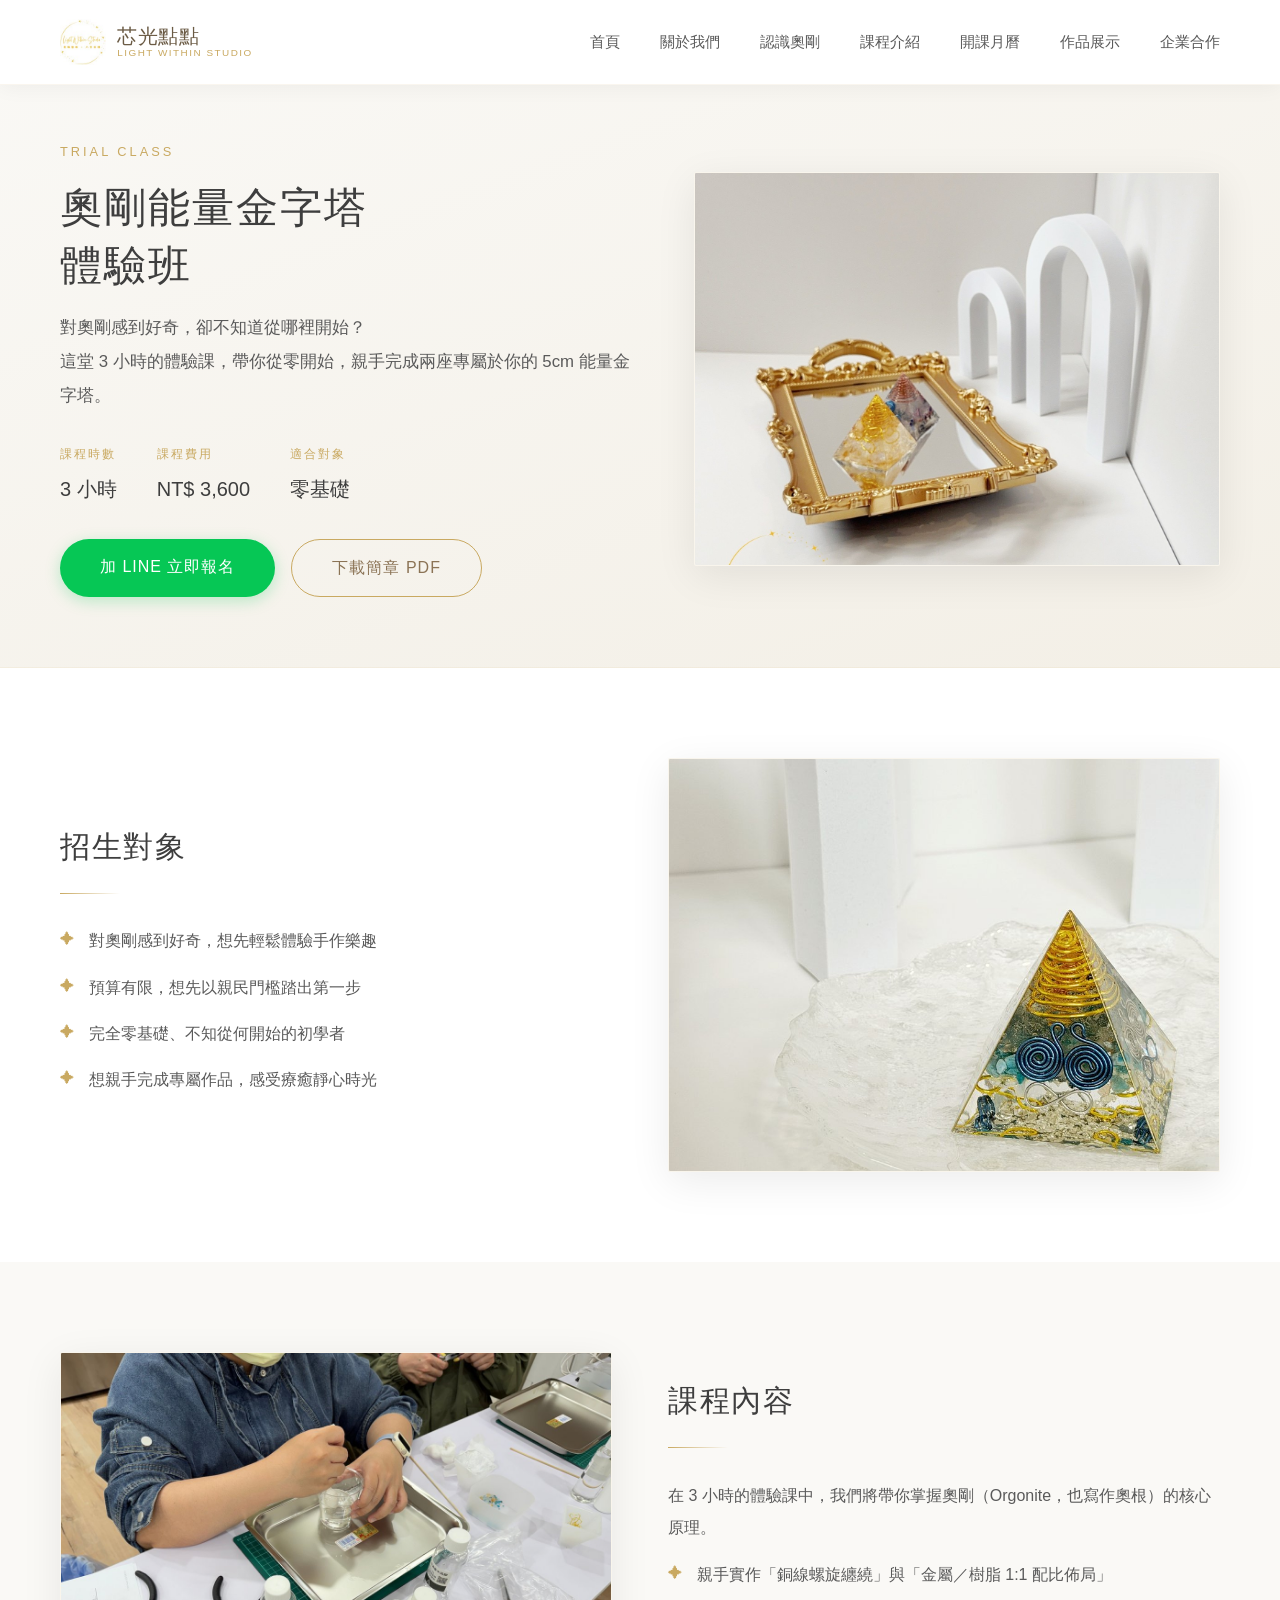
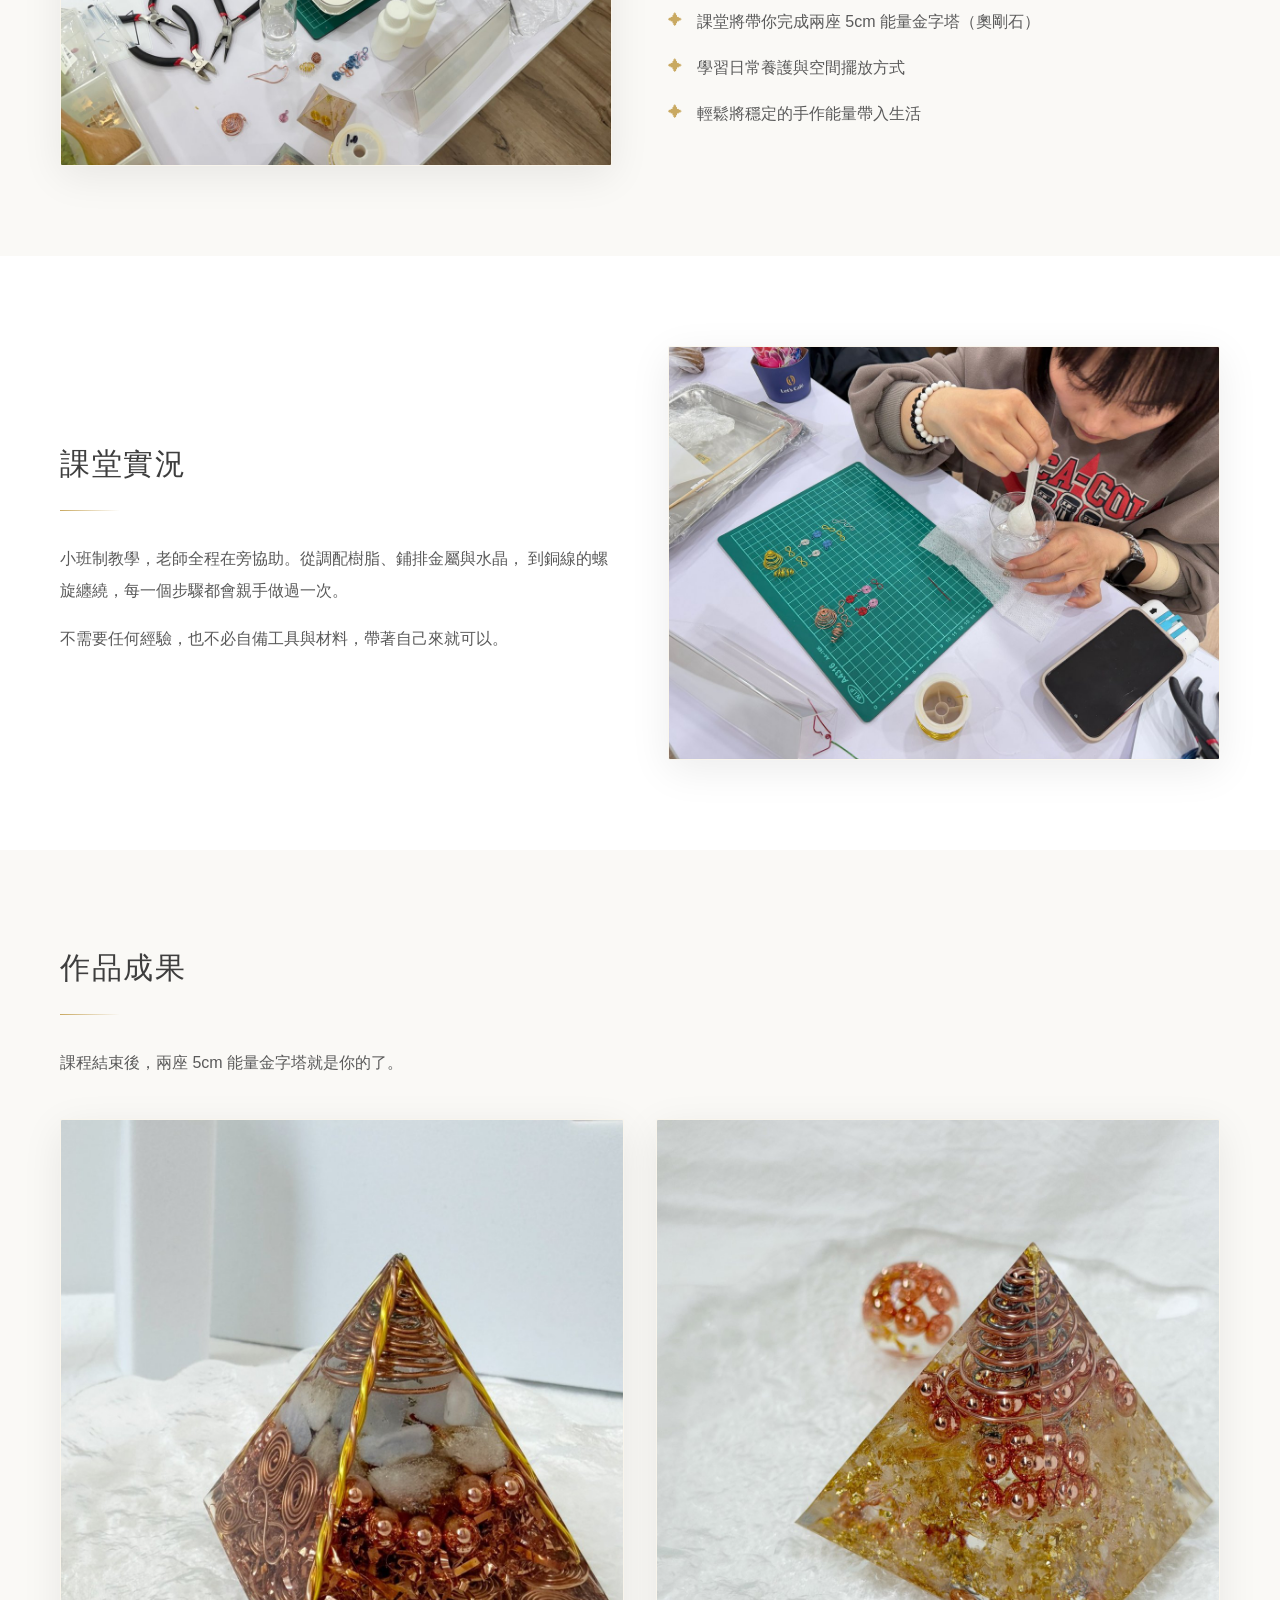
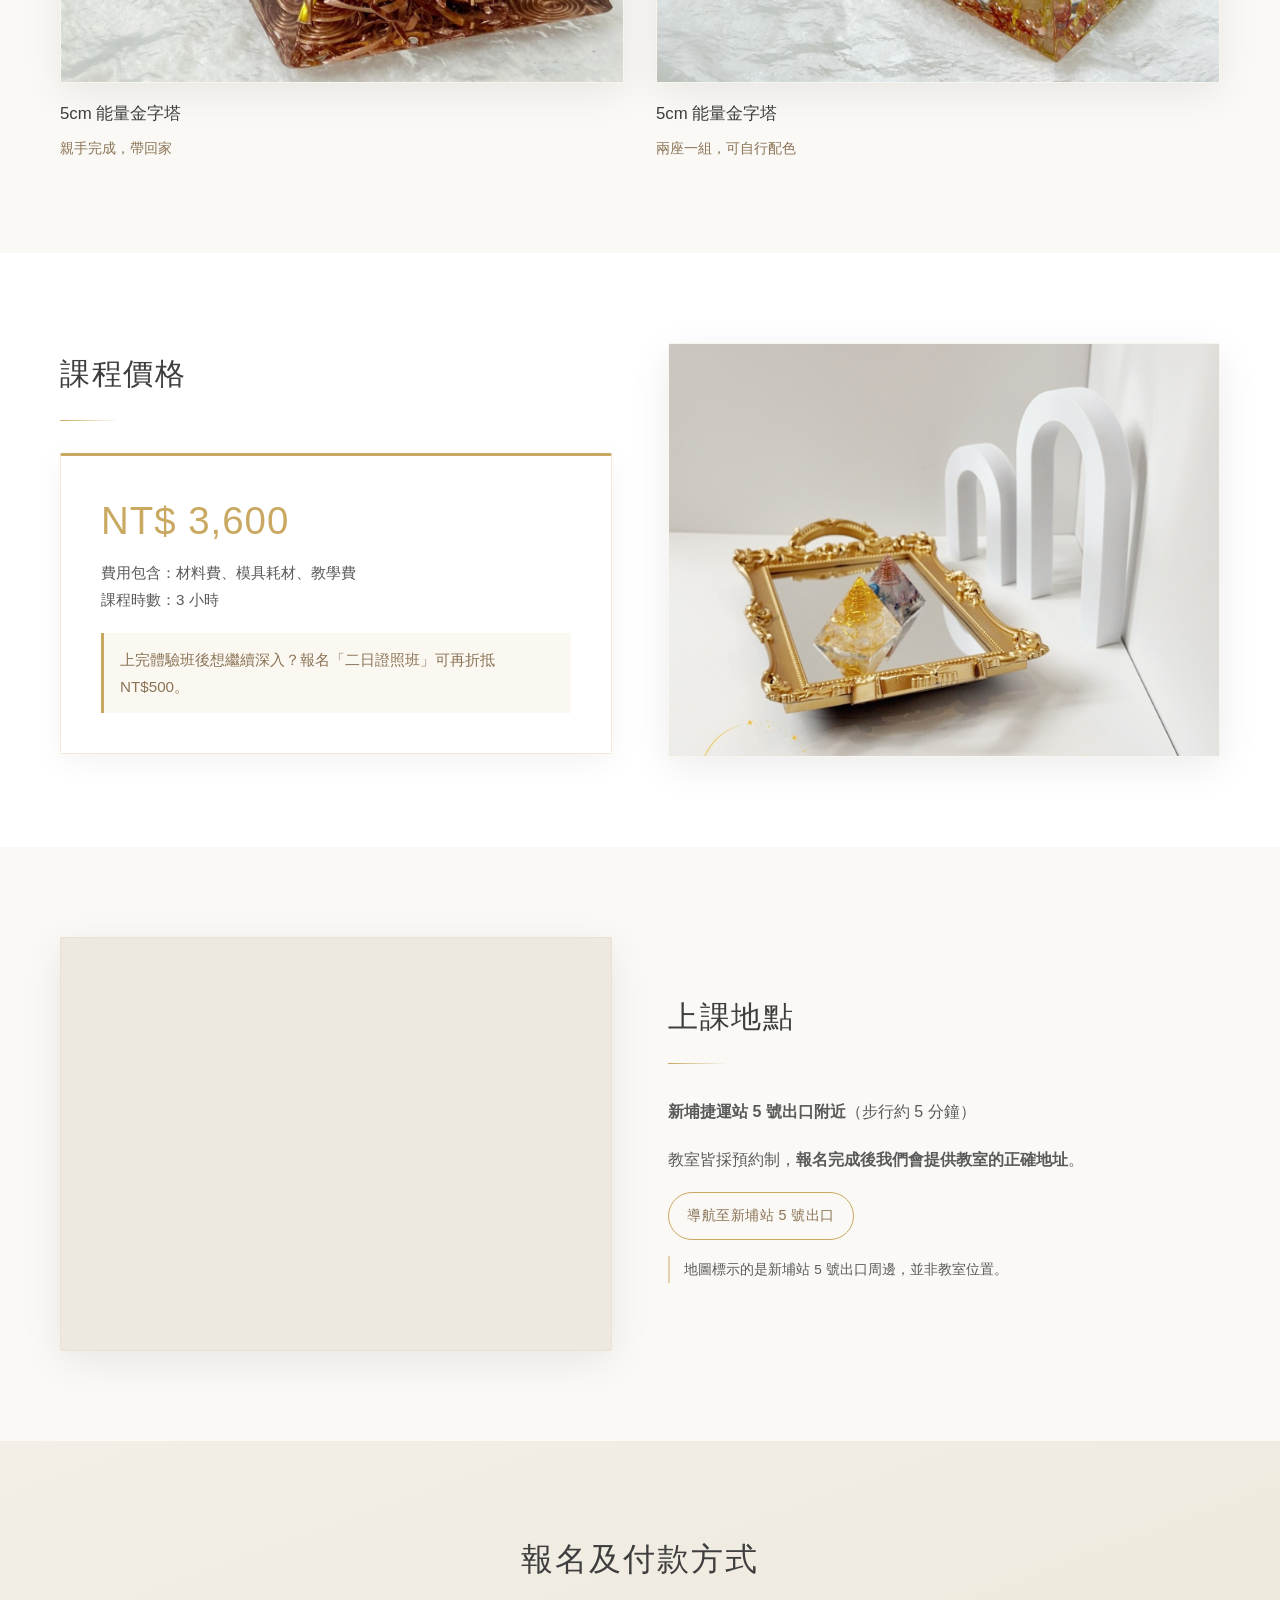
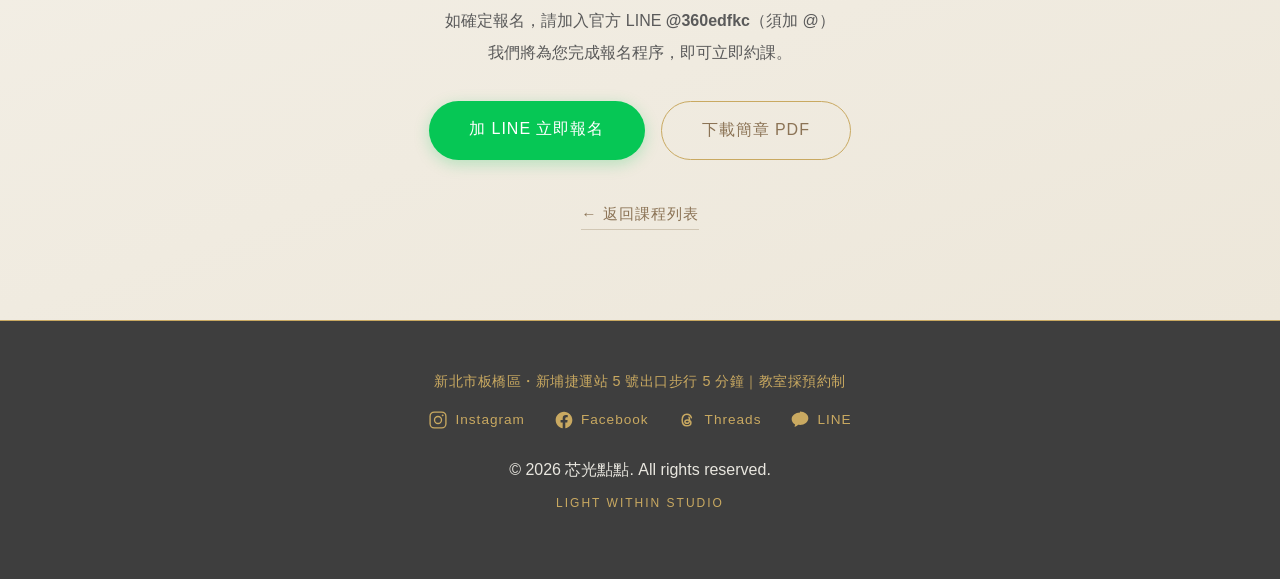
<file: course-trial.html>
<!DOCTYPE html>
<html lang="zh-TW">
<head>
    <meta charset="UTF-8">
    <meta name="viewport" content="width=device-width, initial-scale=1.0">
    <title>奧剛能量金字塔體驗班 - 芯光點點 Light Within Studio</title>
    <meta name="description" content="3 小時零基礎體驗課，親手完成兩座 5cm 奧剛能量金字塔。掌握銅線螺旋纏繞與金屬樹脂配比，含材料費與教學費 NT$3,600。新北市新埔站步行 5 分鐘。">

    <link rel="canonical" href="https://lightwithinstudio.tw/course-trial.html">

    <meta property="og:type" content="website">
    <meta property="og:site_name" content="芯光點點 Light Within Studio">
    <meta property="og:title" content="奧剛能量金字塔體驗班｜3 小時完成兩座 5cm 金字塔">
    <meta property="og:description" content="零基礎可上手，3 小時親手完成兩座 5cm 奧剛能量金字塔。NT$3,600 含材料費、模具耗材與教學費。">
    <meta property="og:image" content="https://lightwithinstudio.tw/images/course/c_0004.jpg">
    <meta property="og:url" content="https://lightwithinstudio.tw/course-trial.html">

    <link rel="stylesheet" href="css/style.css?v=20261121a">
    <script type="application/ld+json">
{
    "@context": "https://schema.org",
    "@type": "Course",
    "name": "奧剛能量金字塔體驗班",
    "description": "3 小時零基礎體驗課，掌握奧剛核心原理，親手完成兩座 5cm 能量金字塔。費用含材料費、模具耗材與教學費。",
    "url": "https://lightwithinstudio.tw/course-trial.html",
    "image": "https://lightwithinstudio.tw/images/course/c_0004.jpg",
    "inLanguage": "zh-TW",
    "provider": {
        "@type": "Organization",
        "@id": "https://lightwithinstudio.tw/#organization",
        "name": "芯光點點",
        "url": "https://lightwithinstudio.tw/"
    },
    "offers": {
        "@type": "Offer",
        "category": "Paid",
        "price": "3600",
        "priceCurrency": "TWD",
        "availability": "https://schema.org/InStock",
        "url": "https://lightwithinstudio.tw/course-trial.html"
    },
    "hasCourseInstance": {
        "@type": "CourseInstance",
        "courseMode": "Onsite",
        "courseWorkload": "PT3H",
        "location": {
            "@type": "Place",
            "name": "芯光點點工作室（新埔捷運站 5 號出口附近）",
            "address": {
                "@type": "PostalAddress",
                "addressCountry": "TW",
                "addressRegion": "新北市",
                "addressLocality": "板橋區"
            }
        }
    }
}
    </script>
</head>

<!--
    圖片對照表（體驗班）— 要換照片時直接覆蓋同檔名即可，不必改 HTML
    ------------------------------------------------------------------
    c_0004.jpg  頁首主視覺          取自 PDF p1
    c_0005.jpg  招生對象            取自 PDF p2
    c_0006.jpg  課程內容 ①          取自 PDF p3
    c_0007.jpg  課程內容 ②          取自 PDF p3
    c_0008.jpg  作品成果 ①          實拍照
    c_0009.jpg  作品成果 ②          實拍照
    c_0010.jpg  課程價格            取自 PDF p4
    （上課地點改為內嵌 Google 地圖，不使用圖片；原 c_0011.jpg 已刪除）

    draft 目前為關閉。若要標出還沒換掉的預留圖，把下面的
    <body class="course-page"> 改成 <body class="course-page draft">，
    每張預留圖右上角會出現「照片準備中」標籤。上線前記得改回來。
-->

<body class="course-page">
    <!-- 導航列 -->
    <nav class="navbar">
        <div class="container">
            <div class="logo">
                <img src="images/title/t_0002.jpg" alt="芯光點點 Light Within Studio 商標" class="logo-mark" width="46" height="46">
                <span class="logo-text">
                    芯光點點
                    <span class="logo-subtitle">Light Within Studio</span>
                </span>
            </div>
            <ul class="nav-menu">
                <li><a href="index.html#home" class="nav-link">首頁</a></li>
                <li><a href="index.html#about" class="nav-link">關於我們</a></li>
                <li><a href="what-is-orgonite.html" class="nav-link">認識奧剛</a></li>
                <li><a href="index.html#courses" class="nav-link">課程介紹</a></li>
                <li><a href="index.html#schedule" class="nav-link">開課月曆</a></li>
                <li><a href="index.html#gallery" class="nav-link">作品展示</a></li>
                <li><a href="corporate.html" class="nav-link">企業合作</a></li>
            </ul>
            <div class="hamburger">
                <span></span>
                <span></span>
                <span></span>
            </div>
        </div>
    </nav>

    <!-- 頁首 -->
    <header class="course-hero">
        <div class="container course-hero-inner">
            <div>
                <p class="course-eyebrow">Trial Class</p>
                <h1>奧剛能量金字塔<br>體驗班</h1>
                <p class="course-lede">
                    對奧剛感到好奇，卻不知道從哪裡開始？<br>
                    這堂 3 小時的體驗課，帶你從零開始，親手完成兩座專屬於你的 5cm 能量金字塔。
                </p>
                <div class="course-facts">
                    <div>
                        <span class="course-fact-label">課程時數</span>
                        <span class="course-fact-value">3 小時</span>
                    </div>
                    <div>
                        <span class="course-fact-label">課程費用</span>
                        <span class="course-fact-value">NT$ 3,600</span>
                    </div>
                    <div>
                        <span class="course-fact-label">適合對象</span>
                        <span class="course-fact-value">零基礎</span>
                    </div>
                </div>
                <div class="course-cta-buttons" style="justify-content: flex-start;">
                    <a href="https://line.me/R/ti/p/@360edfkc" class="btn btn-line" target="_blank" rel="noopener">加 LINE 立即報名</a>
                    <a href="pdf/class_trial.pdf" class="btn btn-outline" target="_blank" rel="noopener">下載簡章 PDF</a>
                </div>
            </div>
            <div class="course-media">
                <img src="images/course/c_0004.jpg" alt="奧剛能量金字塔作品">
            </div>
        </div>
    </header>

    <main>
        <!-- 招生對象 -->
        <section class="course-section">
            <div class="container course-split">
                <div>
                    <h2>招生對象</h2>
                    <ul class="course-list">
                        <li>對奧剛感到好奇，想先輕鬆體驗手作樂趣</li>
                        <li>預算有限，想先以親民門檻踏出第一步</li>
                        <li>完全零基礎、不知從何開始的初學者</li>
                        <li>想親手完成專屬作品，感受療癒靜心時光</li>
                    </ul>
                </div>
                <div class="course-media">
                    <img src="images/course/c_0005.jpg" alt="體驗班課程作品">
                </div>
            </div>
        </section>

        <!-- 課程內容 -->
        <section class="course-section alt">
            <div class="container course-split reverse">
                <div>
                    <h2>課程內容</h2>
                    <p>在 3 小時的體驗課中，我們將帶你掌握奧剛（Orgonite，也寫作奧根）的核心原理。</p>
                    <ul class="course-list">
                        <li>親手實作「銅線螺旋纏繞」與「金屬／樹脂 1:1 配比佈局」</li>
                        <li>課堂將帶你完成兩座 5cm 能量金字塔（奧剛石）</li>
                        <li>學習日常養護與空間擺放方式</li>
                        <li>輕鬆將穩定的手作能量帶入生活</li>
                    </ul>
                </div>
                <div class="course-media">
                    <img src="images/course/c_0006.jpg" alt="體驗班教學實況">
                </div>
            </div>
        </section>

        <!-- 課堂實況 -->
        <section class="course-section">
            <div class="container course-split">
                <div>
                    <h2>課堂實況</h2>
                    <p>
                        小班制教學，老師全程在旁協助。從調配樹脂、鋪排金屬與水晶，
                        到銅線的螺旋纏繞，每一個步驟都會親手做過一次。
                    </p>
                    <p>
                        不需要任何經驗，也不必自備工具與材料，帶著自己來就可以。
                    </p>
                </div>
                <div class="course-media">
                    <img src="images/course/c_0007.jpg" alt="體驗班課堂實況">
                </div>
            </div>
        </section>

        <!-- 作品成果 -->
        <section class="course-section alt">
            <div class="container">
                <h2>作品成果</h2>
                <p style="margin-bottom: 2.5rem;">課程結束後，兩座 5cm 能量金字塔就是你的了。</p>
                <div class="works-grid">
                    <div class="work-item">
                        <div class="course-media">
                            <img src="images/course/c_0008.jpg" alt="5cm 奧剛能量金字塔">
                        </div>
                        <h3>5cm 能量金字塔</h3>
                        <p>親手完成，帶回家</p>
                    </div>
                    <div class="work-item">
                        <div class="course-media">
                            <img src="images/course/c_0009.jpg" alt="5cm 奧剛能量金字塔">
                        </div>
                        <h3>5cm 能量金字塔</h3>
                        <p>兩座一組，可自行配色</p>
                    </div>
                </div>
            </div>
        </section>

        <!-- 課程價格 -->
        <section class="course-section">
            <div class="container course-split">
                <div>
                    <h2>課程價格</h2>
                    <div class="price-box">
                        <div class="price-main">NT$ 3,600</div>
                        <div class="price-includes">
                            費用包含：材料費、模具耗材、教學費<br>
                            課程時數：3 小時
                        </div>
                        <div class="price-note" style="margin-top: 1.2rem; margin-bottom: 0;">
                            上完體驗班後想繼續深入？報名「二日證照班」可再折抵 NT$500。
                        </div>
                    </div>
                </div>
                <div class="course-media">
                    <img src="images/course/c_0010.jpg" alt="奧剛能量金字塔作品">
                </div>
            </div>
        </section>

        <!-- 上課地點 -->
        <section class="course-section alt">
            <div class="container course-split reverse">
                <div>
                    <h2>上課地點</h2>
                    <p>
                        <strong>新埔捷運站 5 號出口附近</strong>（步行約 5 分鐘）
                    </p>
                    <p>
                        教室皆採預約制，<strong>報名完成後我們會提供教室的正確地址</strong>。
                    </p>
                    <a href="https://www.google.com/maps/dir/?api=1&amp;destination=25.0242092,121.4683262" class="btn btn-sm btn-outline" style="flex: none; display: inline-block;" target="_blank" rel="noopener">導航至新埔站 5 號出口</a>
                    <p class="map-note">
                        地圖標示的是新埔站 5 號出口周邊，並非教室位置。
                    </p>
                </div>
                <div class="course-media course-map">
                    <iframe
                        src="https://www.google.com/maps/embed?pb=!1m3!2m1!1s25.0242092,121.4683262!6i18!3m1!1szh-TW!5m1!1szh-TW"
                        title="新埔捷運站位置地圖"
                        loading="lazy"
                        referrerpolicy="no-referrer-when-downgrade"
                        allowfullscreen></iframe>
                </div>
            </div>
        </section>
    </main>

    <!-- 報名 -->
    <section class="course-cta">
        <div class="container">
            <h2>報名及付款方式</h2>
            <p>
                如確定報名，請加入官方 LINE <strong>@360edfkc</strong>（須加 @）<br>
                我們將為您完成報名程序，即可立即約課。
            </p>
            <div class="course-cta-buttons">
                <a href="https://line.me/R/ti/p/@360edfkc" class="btn btn-line" target="_blank" rel="noopener">加 LINE 立即報名</a>
                <a href="pdf/class_trial.pdf" class="btn btn-outline" target="_blank" rel="noopener">下載簡章 PDF</a>
            </div>
            <div>
                <a href="index.html#courses" class="course-back">← 返回課程列表</a>
            </div>
        </div>
    </section>

    <!-- 頁尾 -->
    <footer class="footer">
        <div class="container">
            <div class="footer-content">
                <p class="footer-location">新北市板橋區・新埔捷運站 5 號出口步行 5 分鐘｜教室採預約制</p>
                <div class="footer-social">
                    <a href="https://www.instagram.com/lightwithin.st/" target="_blank" rel="me noopener" aria-label="芯光點點 Instagram">
                        <svg viewBox="0 0 24 24" fill="none" stroke="currentColor" stroke-width="1.6" stroke-linecap="round" stroke-linejoin="round" aria-hidden="true"><rect x="2.5" y="2.5" width="19" height="19" rx="5"/><circle cx="12" cy="12" r="4.2"/><circle cx="17.6" cy="6.4" r="1.15" fill="currentColor" stroke="none"/></svg>
                        <span>Instagram</span>
                    </a>
                    <a href="https://www.facebook.com/naomitarot888" target="_blank" rel="me noopener" aria-label="芯光點點 Facebook">
                        <svg viewBox="0 0 24 24" fill="currentColor" aria-hidden="true"><path d="M22 12.06C22 6.5 17.52 2 12 2S2 6.5 2 12.06C2 17.08 5.66 21.24 10.44 22v-7.03H7.9v-2.91h2.54V9.85c0-2.52 1.5-3.91 3.77-3.91 1.09 0 2.24.2 2.24.2v2.46h-1.26c-1.24 0-1.63.78-1.63 1.57v1.89h2.78l-.44 2.91h-2.34V22C18.34 21.24 22 17.08 22 12.06z"/></svg>
                        <span>Facebook</span>
                    </a>
                    <a href="https://www.threads.com/@lightwithin.st" target="_blank" rel="me noopener" aria-label="芯光點點 Threads">
                        <svg viewBox="0 0 24 24" fill="none" stroke="currentColor" stroke-width="1.8" stroke-linecap="round" stroke-linejoin="round" aria-hidden="true"><path d="M17.2 9.2C16.5 6.6 14.6 5 11.9 5 8.4 5 6.2 7.6 6.2 12s2.2 7 5.7 7c2.9 0 4.8-1.5 4.8-3.7 0-2.3-2-3.3-4.3-3.3-1.7 0-2.9.8-2.9 2.1 0 1.2 1 1.9 2.3 1.9 2 0 3.2-1.5 3.2-4.4 0-1.2-.2-2.1-.6-2.9"/></svg>
                        <span>Threads</span>
                    </a>
                    <a href="https://line.me/R/ti/p/@360edfkc" target="_blank" rel="noopener" aria-label="芯光點點 LINE">
                        <svg viewBox="0 0 24 24" fill="currentColor" aria-hidden="true"><path d="M12 3C6.5 3 2 6.6 2 11c0 2.6 1.6 4.9 4.1 6.4-.1.6-.5 2-.6 2.4 0 0-.1.3.1.4.2.1.4 0 .4 0 .6-.1 3.3-2.1 3.9-2.5.7.1 1.4.2 2.1.2 5.5 0 10-3.6 10-8s-4.5-8-10-8z"/></svg>
                        <span>LINE</span>
                    </a>
                </div>
                <p>&copy; 2026 芯光點點. All rights reserved.</p>
                <p class="footer-english">Light Within Studio</p>
            </div>
        </div>
    </footer>

    <!-- 手機底部浮動報名條 -->
    <div class="mobile-cta">
        <a href="https://line.me/R/ti/p/@360edfkc" class="btn btn-line" target="_blank" rel="noopener">加 LINE 報名</a>
        <a href="pdf/class_trial.pdf" class="btn btn-outline" target="_blank" rel="noopener">簡章 PDF</a>
    </div>

    <script src="js/script.js?v=20260901e"></script>
</body>
</html>
</file>
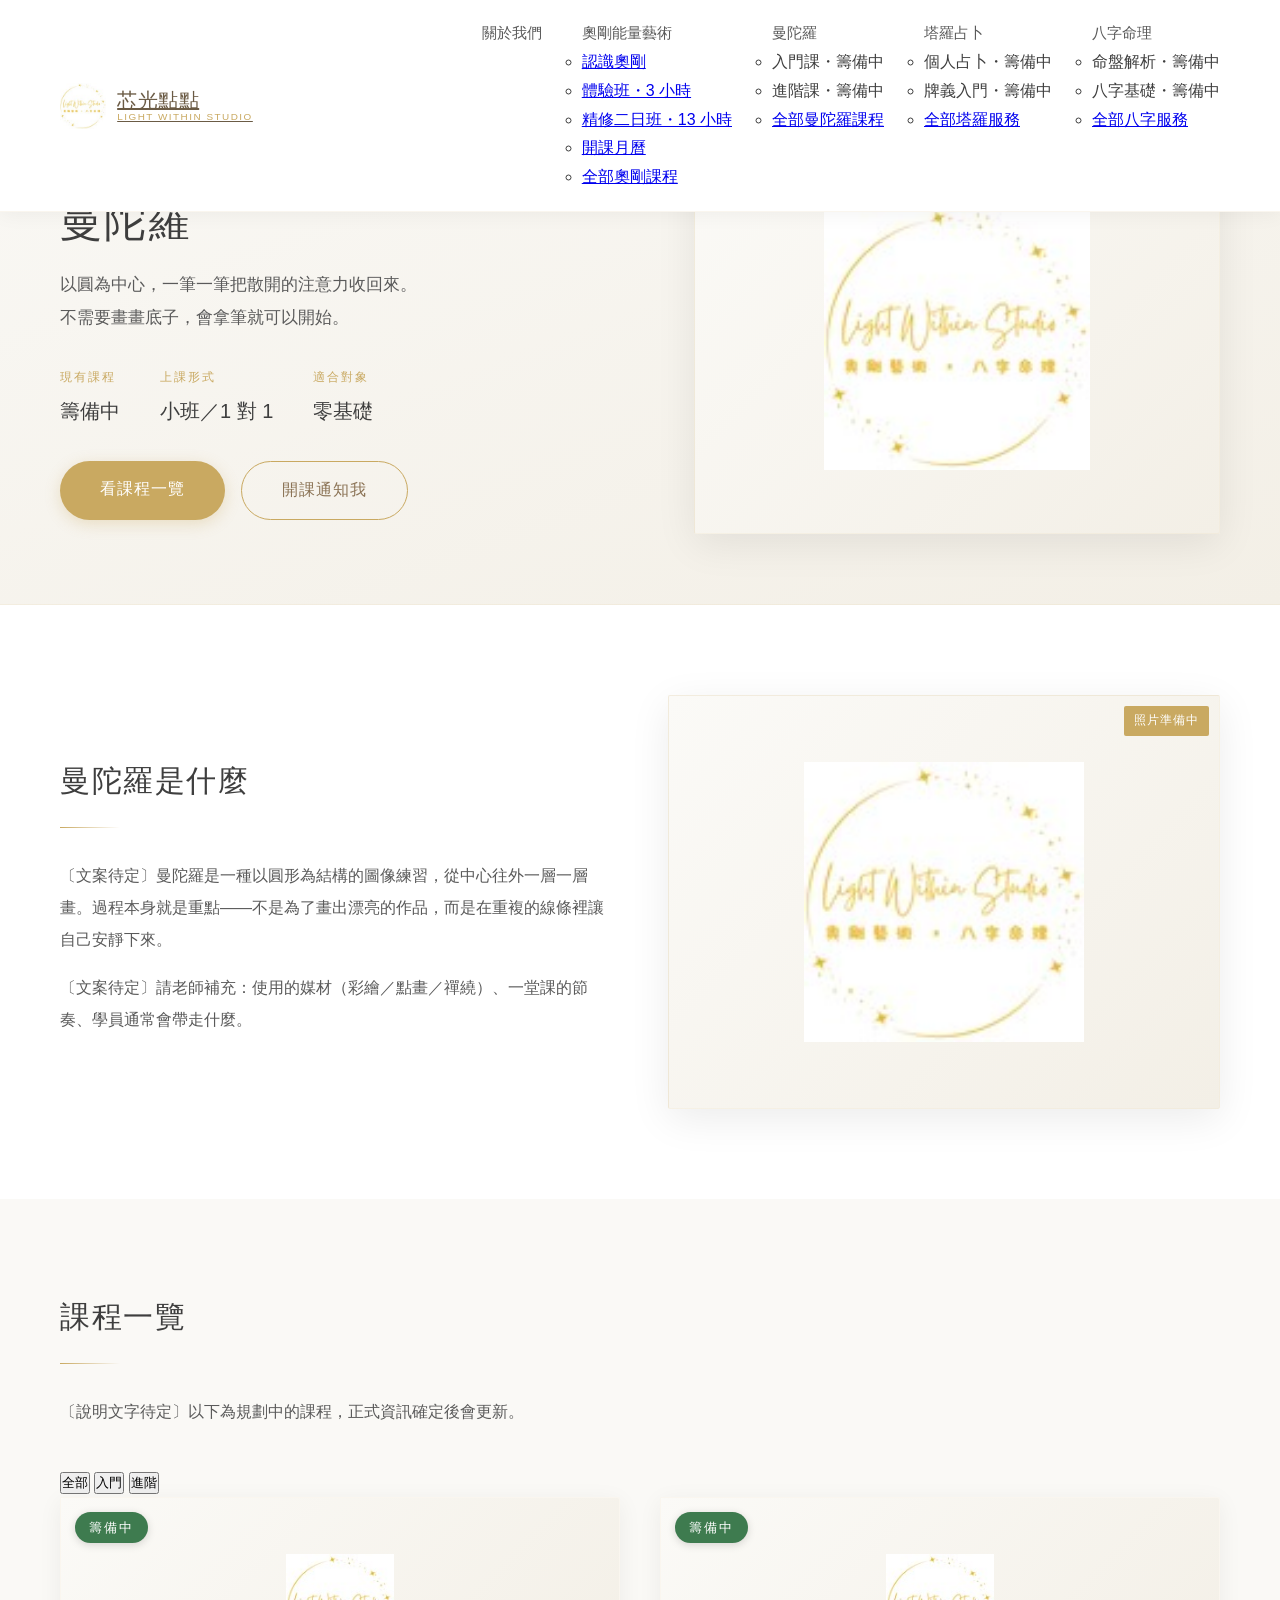
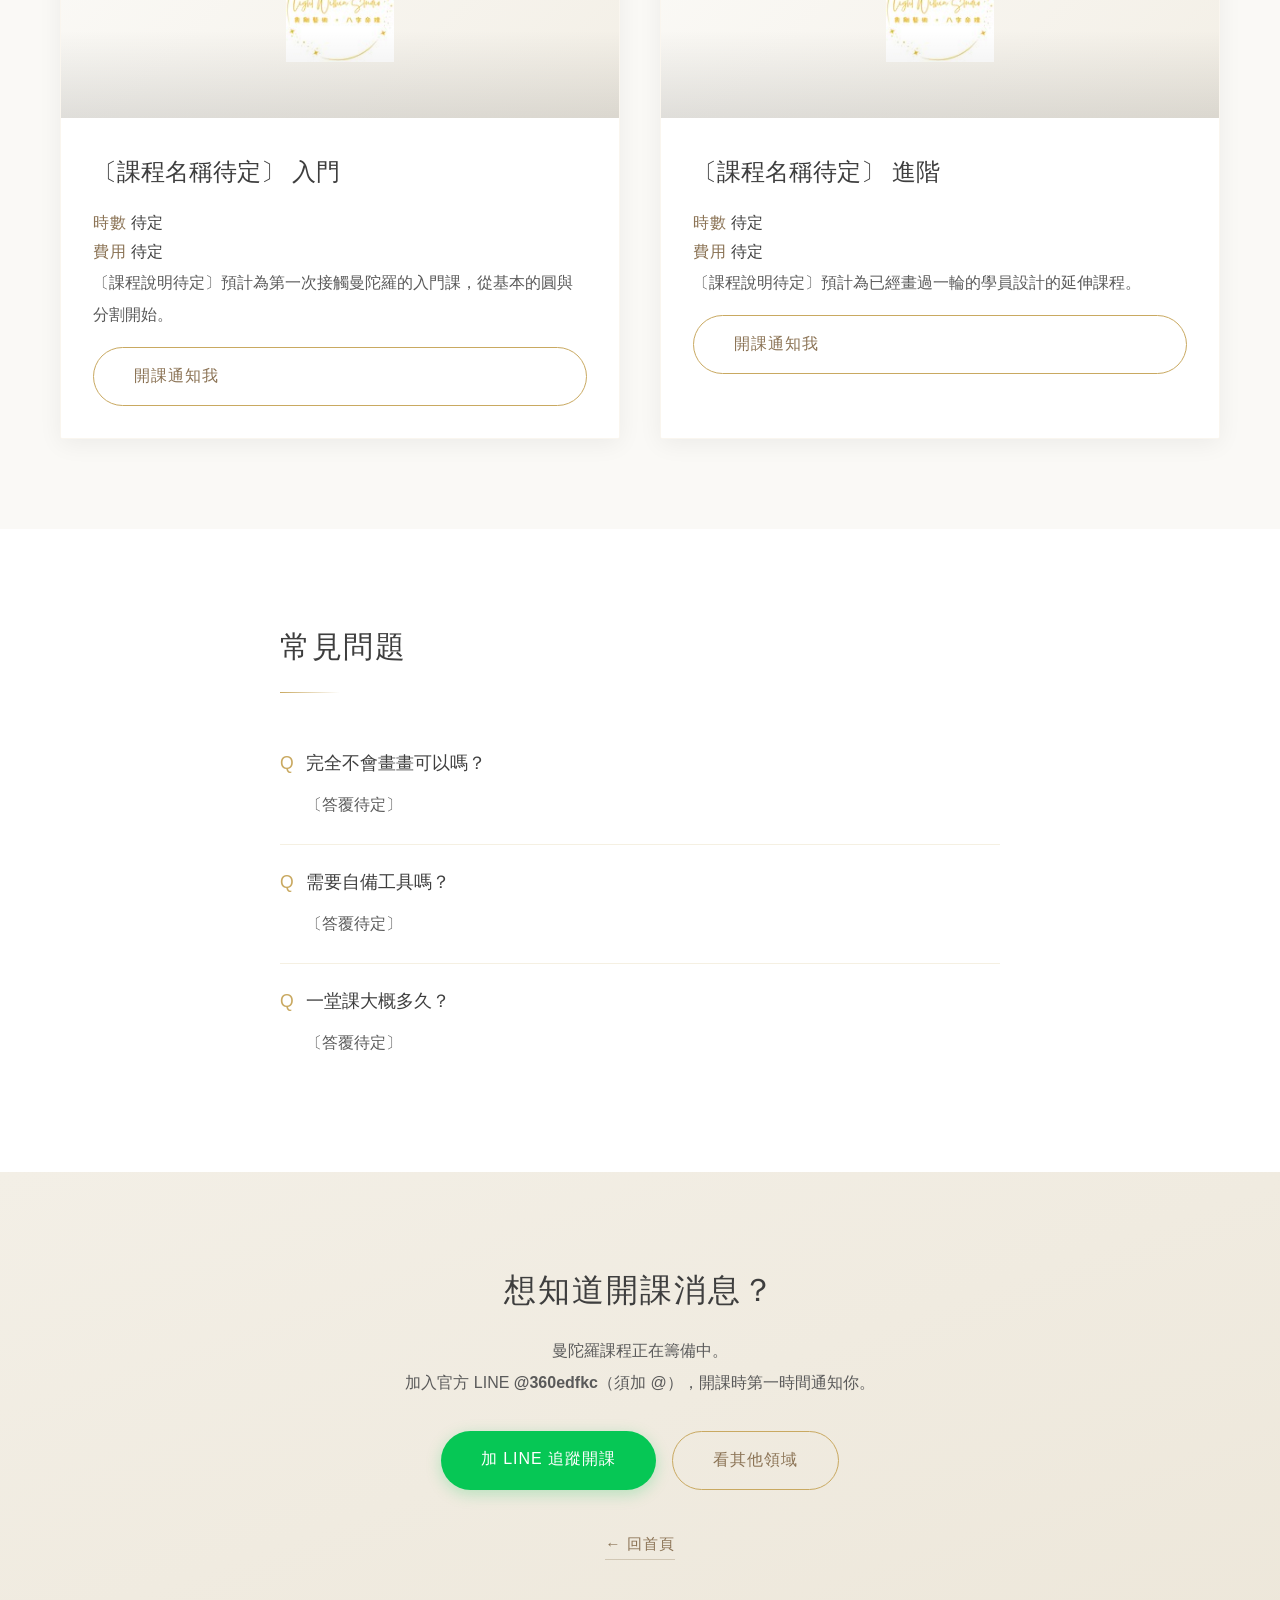
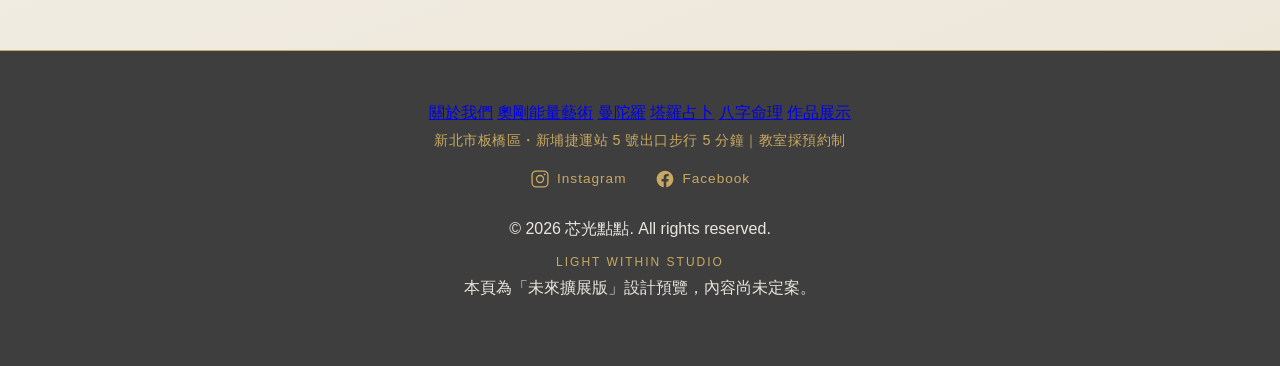
<file: mandala.html>
<!DOCTYPE html>
<html lang="zh-TW">
<head>
    <meta charset="UTF-8">
    <meta name="viewport" content="width=device-width, initial-scale=1.0">
    <title>曼陀羅 - 芯光點點 Light Within Studio</title>
    <meta name="description" content="〔說明文字待定〕芯光點點的曼陀羅服務與課程總覽。">

    <!-- ⚠️ 設計預覽版，暫不開放搜尋引擎收錄。正式上線時刪掉這一行並補 canonical。 -->
    <meta name="robots" content="noindex, nofollow">

    <link rel="stylesheet" href="css/style.css?v=exp01">
</head>

<!--
    曼陀羅 領域頁 — 與 orgonite.html 結構完全相同，只換文字與配色。
    ------------------------------------------------------------------
    body 的 draft class 會讓所有預留圖右上角顯示「照片準備中」，
    換上真實照片後把 draft 拿掉即可。

    待補清單：
    - 課程名稱、時數、費用、班制
    - 課程照片（主視覺 1 張、說明 1 張、每門課 1 張）
    - 「曼陀羅是什麼」文案
    - 常見問題 3 則
-->

<body class="course-page category-page theme-mandala draft">
    <nav class="navbar">
        <div class="container">
            <a href="index.html" class="logo">
                <img src="images/common/title/t_0002.jpg" alt="芯光點點 Light Within Studio 商標" class="logo-mark" width="46" height="46">
                <span class="logo-text">
                    芯光點點
                    <span class="logo-subtitle">Light Within Studio</span>
                </span>
            </a>
            <ul class="nav-menu">
                <li><a href="index.html#about" class="nav-link">關於我們</a></li>
                <li class="nav-item theme-orgonite">
                    <a href="orgonite.html" class="nav-link">奧剛能量藝術</a>
                    <ul class="nav-sub">
                        <li><a href="what-is-orgonite.html">認識奧剛</a></li>
                        <li><a href="course-trial.html">體驗班・3 小時</a></li>
                        <li><a href="course-advanced-2days.html">精修二日班・13 小時</a></li>
                        <li><a href="index.html#schedule">開課月曆</a></li>
                        <li><a href="orgonite.html">全部奧剛課程</a></li>
                    </ul>
                </li>
                <li class="nav-item theme-mandala">
                    <a href="mandala.html" class="nav-link">曼陀羅</a>
                    <ul class="nav-sub">
                        <li><span class="is-soon">入門課・籌備中</span></li>
                        <li><span class="is-soon">進階課・籌備中</span></li>
                        <li><a href="mandala.html">全部曼陀羅課程</a></li>
                    </ul>
                </li>
                <li class="nav-item theme-tarot">
                    <a href="tarot.html" class="nav-link">塔羅占卜</a>
                    <ul class="nav-sub">
                        <li><span class="is-soon">個人占卜・籌備中</span></li>
                        <li><span class="is-soon">牌義入門・籌備中</span></li>
                        <li><a href="tarot.html">全部塔羅服務</a></li>
                    </ul>
                </li>
                <li class="nav-item theme-bazi">
                    <a href="bazi.html" class="nav-link">八字命理</a>
                    <ul class="nav-sub">
                        <li><span class="is-soon">命盤解析・籌備中</span></li>
                        <li><span class="is-soon">八字基礎・籌備中</span></li>
                        <li><a href="bazi.html">全部八字服務</a></li>
                    </ul>
                </li>
            </ul>
            <div class="hamburger">
                <span></span>
                <span></span>
                <span></span>
            </div>
        </div>
    </nav>

    <!-- 領域頁首 -->
    <header class="course-hero category-hero">
        <div class="container course-hero-inner">
            <div>
                <p class="course-eyebrow">Mandala</p>
                <h1>曼陀羅</h1>
                <p class="course-lede">
                    以圓為中心，一筆一筆把散開的注意力收回來。<br>
                    不需要畫畫底子，會拿筆就可以開始。
                </p>
                <div class="course-facts">
                    <div>
                        <span class="course-fact-label">現有課程</span>
                        <span class="course-fact-value">籌備中</span>
                    </div>
                    <div>
                        <span class="course-fact-label">上課形式</span>
                        <span class="course-fact-value">小班／1 對 1</span>
                    </div>
                    <div>
                        <span class="course-fact-label">適合對象</span>
                        <span class="course-fact-value">零基礎</span>
                    </div>
                </div>
                <div class="course-cta-buttons" style="justify-content: flex-start;">
                    <a href="#courses" class="btn btn-primary">看課程一覽</a>
                    <a href="https://line.me/R/ti/p/@360edfkc" class="btn btn-outline" target="_blank" rel="noopener">開課通知我</a>
                </div>
            </div>
            <div class="course-media is-placeholder">
                <img src="images/common/title/t_0002.jpg" alt="曼陀羅主視覺照片準備中">
            </div>
        </div>
    </header>

    <main>
        <!-- 這是什麼 -->
        <section class="course-section">
            <div class="container course-split">
                <div>
                    <h2>曼陀羅是什麼</h2>
                    <p>〔文案待定〕曼陀羅是一種以圓形為結構的圖像練習，從中心往外一層一層畫。過程本身就是重點——不是為了畫出漂亮的作品，而是在重複的線條裡讓自己安靜下來。</p>
                    <p>〔文案待定〕請老師補充：使用的媒材（彩繪／點畫／禪繞）、一堂課的節奏、學員通常會帶走什麼。</p>
                </div>
                <div class="course-media is-placeholder">
                    <img src="images/common/title/t_0002.jpg" alt="曼陀羅說明照片準備中">
                </div>
            </div>
        </section>

        <!-- 課程一覽 -->
        <section id="courses" class="course-section alt">
            <div class="container">
                <h2>課程一覽</h2>
                <p style="margin-bottom: 2.5rem;">〔說明文字待定〕以下為規劃中的課程，正式資訊確定後會更新。</p>

                <div class="course-filter" data-filter-group="mandala">
                    <button type="button" class="filter-btn is-active" data-filter="all">全部</button>
                    <button type="button" class="filter-btn" data-filter="intro">入門</button>
                    <button type="button" class="filter-btn" data-filter="advanced">進階</button>
                </div>

                <div class="course-grid">
                    <div class="course-card is-soon" data-level="intro">
                        <div class="course-image is-placeholder">
                            <span class="course-badge is-soon">籌備中</span>
                            <img src="images/common/title/t_0002.jpg" alt="曼陀羅入門課照片準備中">
                        </div>
                        <div class="course-info">
                            <h3>〔課程名稱待定〕 <span class="course-type">入門</span></h3>
                            <div class="course-meta">
                                <div>
                                    <span class="course-meta-label">時數</span>
                                    <span class="course-meta-value">待定</span>
                                </div>
                                <div>
                                    <span class="course-meta-label">費用</span>
                                    <span class="course-meta-value">待定</span>
                                </div>
                            </div>
                            <p>〔課程說明待定〕預計為第一次接觸曼陀羅的入門課，從基本的圓與分割開始。</p>
                            <div class="course-actions">
                                <a href="https://line.me/R/ti/p/@360edfkc" class="btn btn-outline" target="_blank" rel="noopener">開課通知我</a>
                            </div>
                        </div>
                    </div>

                    <div class="course-card is-soon" data-level="advanced">
                        <div class="course-image is-placeholder">
                            <span class="course-badge is-soon">籌備中</span>
                            <img src="images/common/title/t_0002.jpg" alt="曼陀羅進階課照片準備中">
                        </div>
                        <div class="course-info">
                            <h3>〔課程名稱待定〕 <span class="course-type">進階</span></h3>
                            <div class="course-meta">
                                <div>
                                    <span class="course-meta-label">時數</span>
                                    <span class="course-meta-value">待定</span>
                                </div>
                                <div>
                                    <span class="course-meta-label">費用</span>
                                    <span class="course-meta-value">待定</span>
                                </div>
                            </div>
                            <p>〔課程說明待定〕預計為已經畫過一輪的學員設計的延伸課程。</p>
                            <div class="course-actions">
                                <a href="https://line.me/R/ti/p/@360edfkc" class="btn btn-outline" target="_blank" rel="noopener">開課通知我</a>
                            </div>
                        </div>
                    </div>
                </div>
            </div>
        </section>

        <!-- 常見問題 -->
        <section class="course-section">
            <div class="container article-body">
                <h2>常見問題</h2>
                <div class="faq-item">
                    <h3>完全不會畫畫可以嗎？</h3>
                    <p>〔答覆待定〕</p>
                </div>
                <div class="faq-item">
                    <h3>需要自備工具嗎？</h3>
                    <p>〔答覆待定〕</p>
                </div>
                <div class="faq-item">
                    <h3>一堂課大概多久？</h3>
                    <p>〔答覆待定〕</p>
                </div>
            </div>
        </section>
    </main>

    <!-- 報名 -->
    <section class="course-cta">
        <div class="container">
            <h2>想知道開課消息？</h2>
            <p>
                曼陀羅課程正在籌備中。<br>
                加入官方 LINE <strong>@360edfkc</strong>（須加 @），開課時第一時間通知你。
            </p>
            <div class="course-cta-buttons">
                <a href="https://line.me/R/ti/p/@360edfkc" class="btn btn-line" target="_blank" rel="noopener">加 LINE 追蹤開課</a>
                <a href="index.html#services" class="btn btn-outline">看其他領域</a>
            </div>
            <div>
                <a href="index.html" class="course-back">← 回首頁</a>
            </div>
        </div>
    </section>

    <footer class="footer">
        <div class="container">
            <div class="footer-content">
                <nav class="footer-nav">
                    <a href="index.html#about">關於我們</a>
                    <a href="orgonite.html">奧剛能量藝術</a>
                    <a href="mandala.html">曼陀羅</a>
                    <a href="tarot.html">塔羅占卜</a>
                    <a href="bazi.html">八字命理</a>
                    <a href="index.html#gallery">作品展示</a>
                </nav>
                <p class="footer-location">新北市板橋區・新埔捷運站 5 號出口步行 5 分鐘｜教室採預約制</p>
                <div class="footer-social">
                    <a href="https://www.instagram.com/lightwithin.st/" target="_blank" rel="me noopener" aria-label="芯光點點 Instagram">
                        <svg viewBox="0 0 24 24" fill="none" stroke="currentColor" stroke-width="1.6" stroke-linecap="round" stroke-linejoin="round" aria-hidden="true"><rect x="2.5" y="2.5" width="19" height="19" rx="5"/><circle cx="12" cy="12" r="4.2"/><circle cx="17.6" cy="6.4" r="1.15" fill="currentColor" stroke="none"/></svg>
                        <span>Instagram</span>
                    </a>
                    <a href="https://www.facebook.com/naomitarot888" target="_blank" rel="me noopener" aria-label="芯光點點 Facebook">
                        <svg viewBox="0 0 24 24" fill="currentColor" aria-hidden="true"><path d="M22 12.06C22 6.5 17.52 2 12 2S2 6.5 2 12.06C2 17.08 5.66 21.24 10.44 22v-7.03H7.9v-2.91h2.54V9.85c0-2.52 1.5-3.91 3.77-3.91 1.09 0 2.24.2 2.24.2v2.46h-1.26c-1.24 0-1.63.78-1.63 1.57v1.89h2.78l-.44 2.91h-2.34V22C18.34 21.24 22 17.08 22 12.06z"/></svg>
                        <span>Facebook</span>
                    </a>
                </div>
                <p>&copy; 2026 芯光點點. All rights reserved.</p>
                <p class="footer-english">Light Within Studio</p>
                <p class="preview-note">本頁為「未來擴展版」設計預覽，內容尚未定案。</p>
            </div>
        </div>
    </footer>

    <!-- 手機底部浮動報名條 -->
    <div class="mobile-cta">
        <a href="https://line.me/R/ti/p/@360edfkc" class="btn btn-line" target="_blank" rel="noopener">加 LINE 追蹤</a>
        <a href="#courses" class="btn btn-outline">課程一覽</a>
    </div>

    <script src="js/script.js?v=exp01"></script>
</body>
</html>
</file>
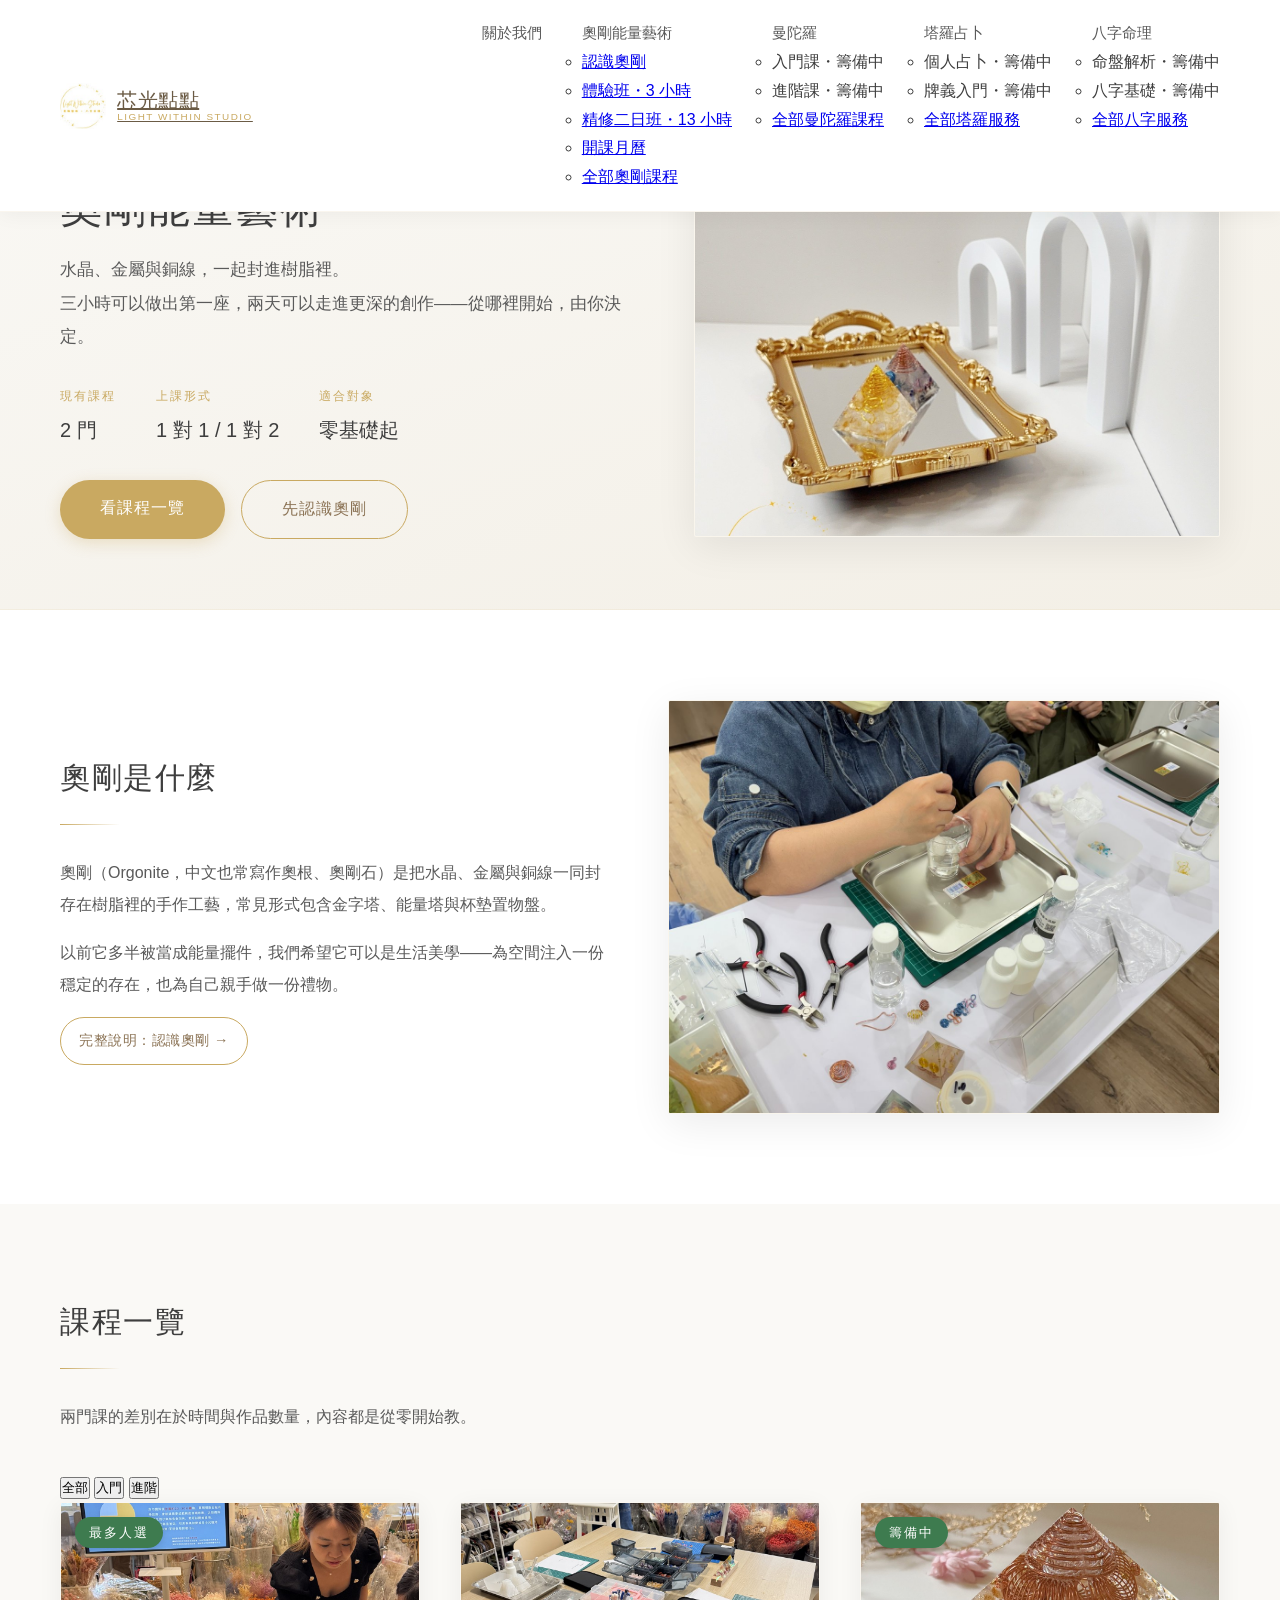
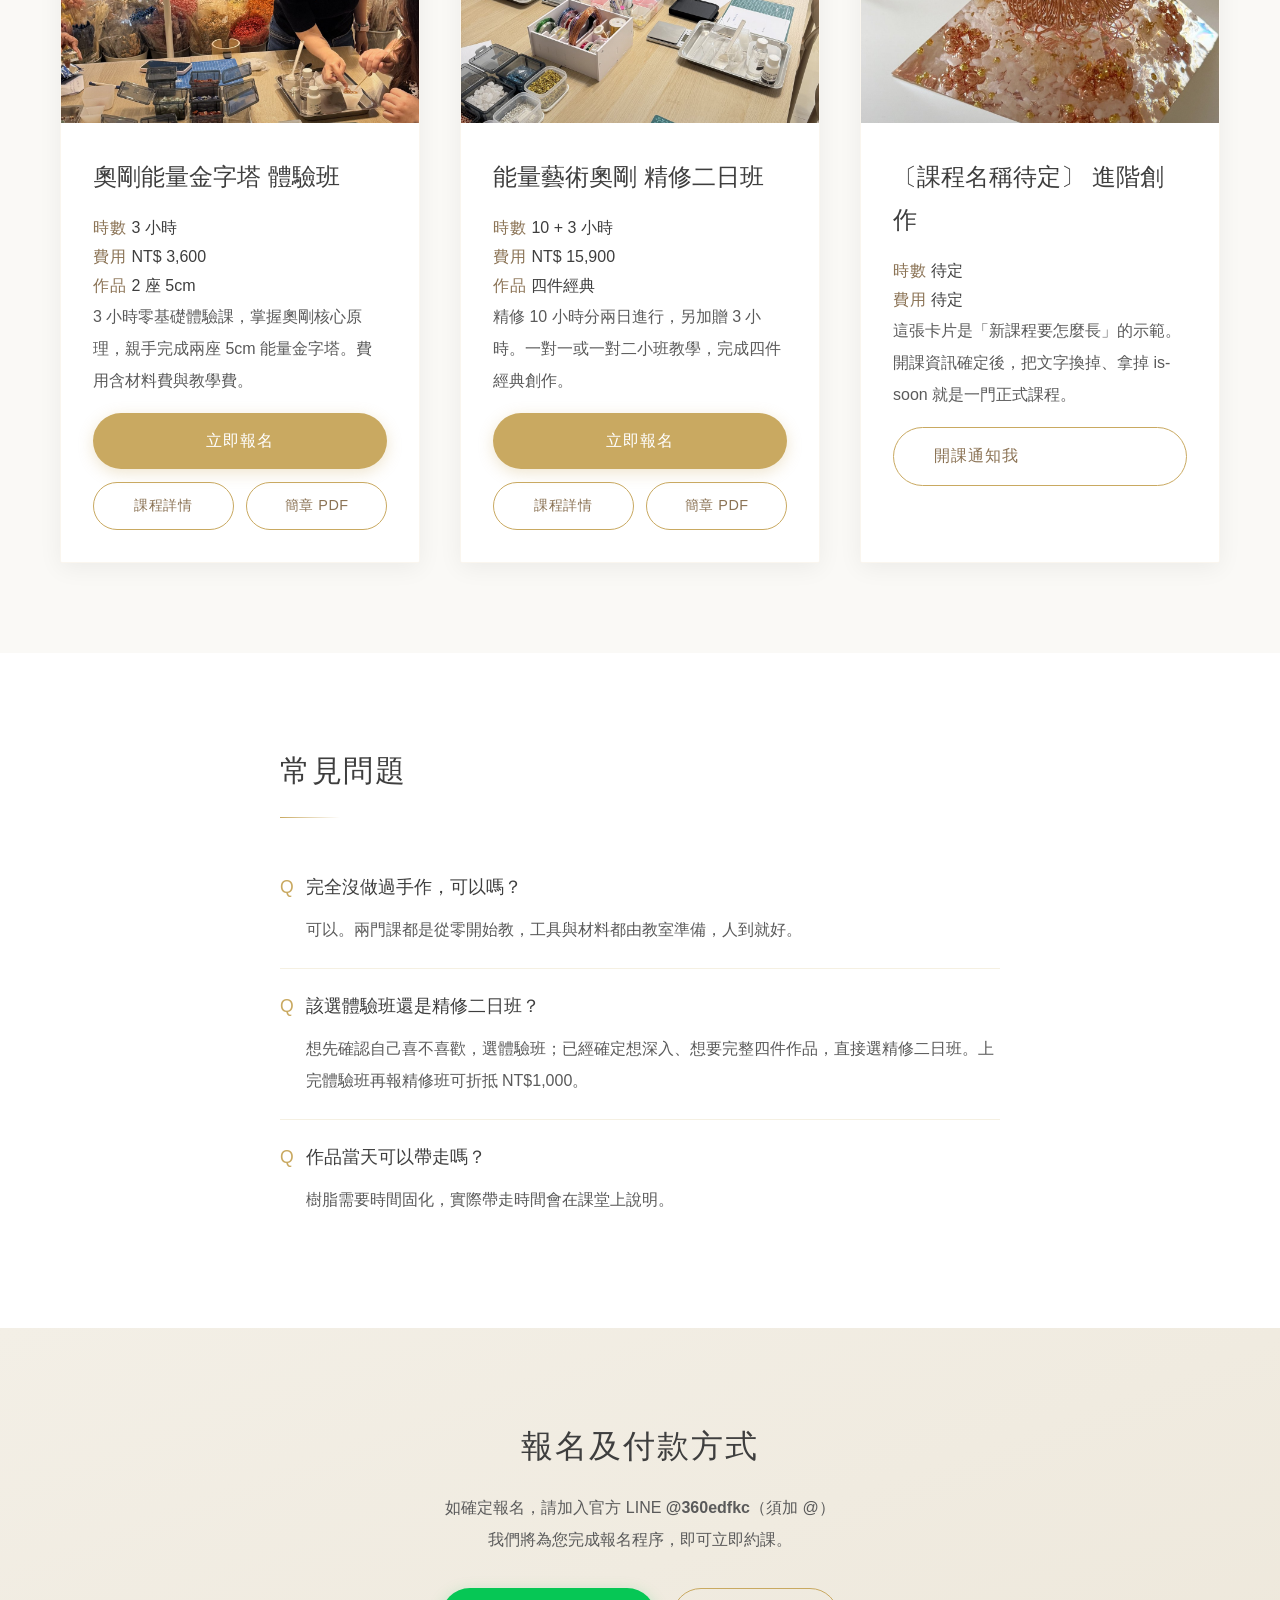
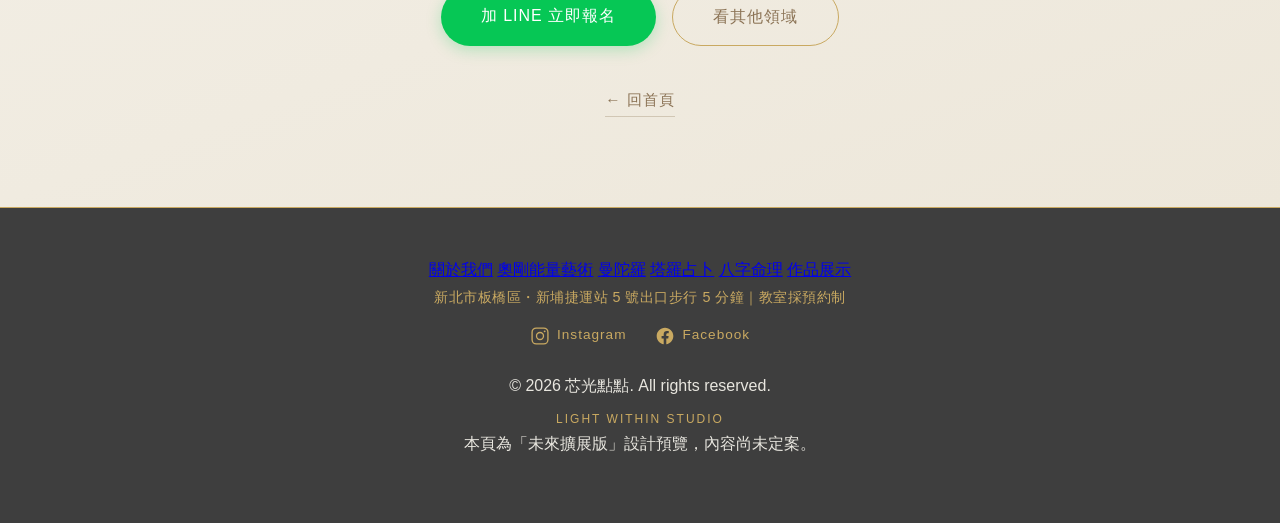
<file: orgonite.html>
<!DOCTYPE html>
<html lang="zh-TW">
<head>
    <meta charset="UTF-8">
    <meta name="viewport" content="width=device-width, initial-scale=1.0">
    <title>奧剛能量藝術 - 芯光點點 Light Within Studio</title>
    <meta name="description" content="芯光點點的奧剛能量藝術課程總覽：3 小時體驗班與 13 小時精修二日班，零基礎可上手，一對一或一對二小班教學。">

    <!-- ⚠️ 設計預覽版，暫不開放搜尋引擎收錄。正式上線時刪掉這一行並補 canonical。 -->
    <meta name="robots" content="noindex, nofollow">

    <link rel="stylesheet" href="css/style.css?v=exp01">
</head>

<!--
    領域頁模板（orgonite / mandala / tarot / bazi 四頁結構完全相同）
    ------------------------------------------------------------------
    1. body 上掛 theme-xxx 決定整頁的強調色
    2. .category-hero    領域頁首：一句話說清楚這個領域在做什麼
    3. 「這是什麼」      給第一次來的人的說明
    4. 「課程一覽」      篩選列 + 課程卡片（新增課程只要複製一張卡片）
    5. 常見問題
    6. 報名 CTA + 頁尾

    要新增一個領域時，複製這一頁改文字即可，不需要動 CSS。
-->

<body class="course-page category-page theme-orgonite">
    <!-- 導航列 -->
    <nav class="navbar">
        <div class="container">
            <a href="index.html" class="logo">
                <img src="images/common/title/t_0002.jpg" alt="芯光點點 Light Within Studio 商標" class="logo-mark" width="46" height="46">
                <span class="logo-text">
                    芯光點點
                    <span class="logo-subtitle">Light Within Studio</span>
                </span>
            </a>
            <ul class="nav-menu">
                <li><a href="index.html#about" class="nav-link">關於我們</a></li>
                <li class="nav-item theme-orgonite">
                    <a href="orgonite.html" class="nav-link">奧剛能量藝術</a>
                    <ul class="nav-sub">
                        <li><a href="what-is-orgonite.html">認識奧剛</a></li>
                        <li><a href="course-trial.html">體驗班・3 小時</a></li>
                        <li><a href="course-advanced-2days.html">精修二日班・13 小時</a></li>
                        <li><a href="index.html#schedule">開課月曆</a></li>
                        <li><a href="orgonite.html">全部奧剛課程</a></li>
                    </ul>
                </li>
                <li class="nav-item theme-mandala">
                    <a href="mandala.html" class="nav-link">曼陀羅</a>
                    <ul class="nav-sub">
                        <li><span class="is-soon">入門課・籌備中</span></li>
                        <li><span class="is-soon">進階課・籌備中</span></li>
                        <li><a href="mandala.html">全部曼陀羅課程</a></li>
                    </ul>
                </li>
                <li class="nav-item theme-tarot">
                    <a href="tarot.html" class="nav-link">塔羅占卜</a>
                    <ul class="nav-sub">
                        <li><span class="is-soon">個人占卜・籌備中</span></li>
                        <li><span class="is-soon">牌義入門・籌備中</span></li>
                        <li><a href="tarot.html">全部塔羅服務</a></li>
                    </ul>
                </li>
                <li class="nav-item theme-bazi">
                    <a href="bazi.html" class="nav-link">八字命理</a>
                    <ul class="nav-sub">
                        <li><span class="is-soon">命盤解析・籌備中</span></li>
                        <li><span class="is-soon">八字基礎・籌備中</span></li>
                        <li><a href="bazi.html">全部八字服務</a></li>
                    </ul>
                </li>
            </ul>
            <div class="hamburger">
                <span></span>
                <span></span>
                <span></span>
            </div>
        </div>
    </nav>

    <!-- 領域頁首 -->
    <header class="course-hero category-hero">
        <div class="container course-hero-inner">
            <div>
                <p class="course-eyebrow">Orgonite</p>
                <h1>奧剛能量藝術</h1>
                <p class="course-lede">
                    水晶、金屬與銅線，一起封進樹脂裡。<br>
                    三小時可以做出第一座，兩天可以走進更深的創作——從哪裡開始，由你決定。
                </p>
                <div class="course-facts">
                    <div>
                        <span class="course-fact-label">現有課程</span>
                        <span class="course-fact-value">2 門</span>
                    </div>
                    <div>
                        <span class="course-fact-label">上課形式</span>
                        <span class="course-fact-value">1 對 1 / 1 對 2</span>
                    </div>
                    <div>
                        <span class="course-fact-label">適合對象</span>
                        <span class="course-fact-value">零基礎起</span>
                    </div>
                </div>
                <div class="course-cta-buttons" style="justify-content: flex-start;">
                    <a href="#courses" class="btn btn-primary">看課程一覽</a>
                    <a href="what-is-orgonite.html" class="btn btn-outline">先認識奧剛</a>
                </div>
            </div>
            <div class="course-media">
                <img src="images/orgonite/course/c_0004.jpg" alt="奧剛能量金字塔作品">
            </div>
        </div>
    </header>

    <main>
        <!-- 這是什麼 -->
        <section class="course-section">
            <div class="container course-split">
                <div>
                    <h2>奧剛是什麼</h2>
                    <p>奧剛（Orgonite，中文也常寫作奧根、奧剛石）是把水晶、金屬與銅線一同封存在樹脂裡的手作工藝，常見形式包含金字塔、能量塔與杯墊置物盤。</p>
                    <p>以前它多半被當成能量擺件，我們希望它可以是生活美學——為空間注入一份穩定的存在，也為自己親手做一份禮物。</p>
                    <a href="what-is-orgonite.html" class="btn btn-sm btn-outline" style="flex: none; display: inline-block;">完整說明：認識奧剛 →</a>
                </div>
                <div class="course-media">
                    <img src="images/orgonite/course/c_0006.jpg" alt="奧剛製作過程">
                </div>
            </div>
        </section>

        <!-- 課程一覽 ───────────────────────────────────────────
             新增一門課 = 複製一張 .course-card，改文字與圖片。
             data-level 給上方篩選列用（intro / advanced）。
        ────────────────────────────────────────────────────── -->
        <section id="courses" class="course-section alt">
            <div class="container">
                <h2>課程一覽</h2>
                <p style="margin-bottom: 2.5rem;">兩門課的差別在於時間與作品數量，內容都是從零開始教。</p>

                <div class="course-filter" data-filter-group="orgonite">
                    <button type="button" class="filter-btn is-active" data-filter="all">全部</button>
                    <button type="button" class="filter-btn" data-filter="intro">入門</button>
                    <button type="button" class="filter-btn" data-filter="advanced">進階</button>
                </div>

                <div class="course-grid">
                    <div class="course-card" data-level="intro">
                        <div class="course-image">
                            <span class="course-badge">最多人選</span>
                            <img src="images/orgonite/course/c_0001.jpg" alt="奧剛能量金字塔體驗班">
                        </div>
                        <div class="course-info">
                            <h3>奧剛能量金字塔 <span class="course-type">體驗班</span></h3>
                            <div class="course-meta">
                                <div>
                                    <span class="course-meta-label">時數</span>
                                    <span class="course-meta-value">3 小時</span>
                                </div>
                                <div>
                                    <span class="course-meta-label">費用</span>
                                    <span class="course-meta-value">NT$ 3,600</span>
                                </div>
                                <div>
                                    <span class="course-meta-label">作品</span>
                                    <span class="course-meta-value">2 座 5cm</span>
                                </div>
                            </div>
                            <p>3 小時零基礎體驗課，掌握奧剛核心原理，親手完成兩座 5cm 能量金字塔。費用含材料費與教學費。</p>
                            <div class="course-actions">
                                <a href="https://line.me/R/ti/p/@360edfkc" class="btn btn-register" target="_blank" rel="noopener">立即報名</a>
                                <div class="course-actions-row">
                                    <a href="course-trial.html" class="btn btn-sm btn-outline">課程詳情</a>
                                    <a href="pdf/orgonite/class_trial.pdf" class="btn btn-sm btn-outline" target="_blank" rel="noopener">簡章 PDF</a>
                                </div>
                            </div>
                        </div>
                    </div>

                    <div class="course-card" data-level="advanced">
                        <div class="course-image">
                            <img src="images/orgonite/course/c_0002.jpg" alt="能量藝術奧剛精修二日班">
                        </div>
                        <div class="course-info">
                            <h3>能量藝術奧剛 <span class="course-type">精修二日班</span></h3>
                            <div class="course-meta">
                                <div>
                                    <span class="course-meta-label">時數</span>
                                    <span class="course-meta-value">10 + 3 小時</span>
                                </div>
                                <div>
                                    <span class="course-meta-label">費用</span>
                                    <span class="course-meta-value">NT$ 15,900</span>
                                </div>
                                <div>
                                    <span class="course-meta-label">作品</span>
                                    <span class="course-meta-value">四件經典</span>
                                </div>
                            </div>
                            <p>精修 10 小時分兩日進行，另加贈 3 小時。一對一或一對二小班教學，完成四件經典創作。</p>
                            <div class="course-actions">
                                <a href="https://line.me/R/ti/p/@360edfkc" class="btn btn-register" target="_blank" rel="noopener">立即報名</a>
                                <div class="course-actions-row">
                                    <a href="course-advanced-2days.html" class="btn btn-sm btn-outline">課程詳情</a>
                                    <a href="pdf/orgonite/class_advanced_2days.pdf" class="btn btn-sm btn-outline" target="_blank" rel="noopener">簡章 PDF</a>
                                </div>
                            </div>
                        </div>
                    </div>

                    <!-- 範例：還沒開的課長什麼樣子。
                         用 is-soon 讓照片轉灰、角標改成淺色，按鈕不放連結。
                         內容確定後把 is-soon 拿掉、補上連結即可。 -->
                    <div class="course-card is-soon" data-level="advanced">
                        <div class="course-image">
                            <span class="course-badge is-soon">籌備中</span>
                            <img src="images/orgonite/course/c_0013.jpg" alt="奧剛進階創作課程籌備中">
                        </div>
                        <div class="course-info">
                            <h3>〔課程名稱待定〕 <span class="course-type">進階創作</span></h3>
                            <div class="course-meta">
                                <div>
                                    <span class="course-meta-label">時數</span>
                                    <span class="course-meta-value">待定</span>
                                </div>
                                <div>
                                    <span class="course-meta-label">費用</span>
                                    <span class="course-meta-value">待定</span>
                                </div>
                            </div>
                            <p>這張卡片是「新課程要怎麼長」的示範。開課資訊確定後，把文字換掉、拿掉 is-soon 就是一門正式課程。</p>
                            <div class="course-actions">
                                <a href="https://line.me/R/ti/p/@360edfkc" class="btn btn-outline" target="_blank" rel="noopener">開課通知我</a>
                            </div>
                        </div>
                    </div>
                </div>
            </div>
        </section>

        <!-- 常見問題 -->
        <section class="course-section">
            <div class="container article-body">
                <h2>常見問題</h2>
                <div class="faq-item">
                    <h3>完全沒做過手作，可以嗎？</h3>
                    <p>可以。兩門課都是從零開始教，工具與材料都由教室準備，人到就好。</p>
                </div>
                <div class="faq-item">
                    <h3>該選體驗班還是精修二日班？</h3>
                    <p>想先確認自己喜不喜歡，選體驗班；已經確定想深入、想要完整四件作品，直接選精修二日班。上完體驗班再報精修班可折抵 NT$1,000。</p>
                </div>
                <div class="faq-item">
                    <h3>作品當天可以帶走嗎？</h3>
                    <p>樹脂需要時間固化，實際帶走時間會在課堂上說明。</p>
                </div>
            </div>
        </section>
    </main>

    <!-- 報名 -->
    <section class="course-cta">
        <div class="container">
            <h2>報名及付款方式</h2>
            <p>
                如確定報名，請加入官方 LINE <strong>@360edfkc</strong>（須加 @）<br>
                我們將為您完成報名程序，即可立即約課。
            </p>
            <div class="course-cta-buttons">
                <a href="https://line.me/R/ti/p/@360edfkc" class="btn btn-line" target="_blank" rel="noopener">加 LINE 立即報名</a>
                <a href="index.html#services" class="btn btn-outline">看其他領域</a>
            </div>
            <div>
                <a href="index.html" class="course-back">← 回首頁</a>
            </div>
        </div>
    </section>

    <!-- 頁尾 -->
    <footer class="footer">
        <div class="container">
            <div class="footer-content">
                <nav class="footer-nav">
                    <a href="index.html#about">關於我們</a>
                    <a href="orgonite.html">奧剛能量藝術</a>
                    <a href="mandala.html">曼陀羅</a>
                    <a href="tarot.html">塔羅占卜</a>
                    <a href="bazi.html">八字命理</a>
                    <a href="index.html#gallery">作品展示</a>
                </nav>
                <p class="footer-location">新北市板橋區・新埔捷運站 5 號出口步行 5 分鐘｜教室採預約制</p>
                <div class="footer-social">
                    <a href="https://www.instagram.com/lightwithin.st/" target="_blank" rel="me noopener" aria-label="芯光點點 Instagram">
                        <svg viewBox="0 0 24 24" fill="none" stroke="currentColor" stroke-width="1.6" stroke-linecap="round" stroke-linejoin="round" aria-hidden="true"><rect x="2.5" y="2.5" width="19" height="19" rx="5"/><circle cx="12" cy="12" r="4.2"/><circle cx="17.6" cy="6.4" r="1.15" fill="currentColor" stroke="none"/></svg>
                        <span>Instagram</span>
                    </a>
                    <a href="https://www.facebook.com/naomitarot888" target="_blank" rel="me noopener" aria-label="芯光點點 Facebook">
                        <svg viewBox="0 0 24 24" fill="currentColor" aria-hidden="true"><path d="M22 12.06C22 6.5 17.52 2 12 2S2 6.5 2 12.06C2 17.08 5.66 21.24 10.44 22v-7.03H7.9v-2.91h2.54V9.85c0-2.52 1.5-3.91 3.77-3.91 1.09 0 2.24.2 2.24.2v2.46h-1.26c-1.24 0-1.63.78-1.63 1.57v1.89h2.78l-.44 2.91h-2.34V22C18.34 21.24 22 17.08 22 12.06z"/></svg>
                        <span>Facebook</span>
                    </a>
                </div>
                <p>&copy; 2026 芯光點點. All rights reserved.</p>
                <p class="footer-english">Light Within Studio</p>
                <p class="preview-note">本頁為「未來擴展版」設計預覽，內容尚未定案。</p>
            </div>
        </div>
    </footer>

    <!-- 手機底部浮動報名條 -->
    <div class="mobile-cta">
        <a href="https://line.me/R/ti/p/@360edfkc" class="btn btn-line" target="_blank" rel="noopener">加 LINE 報名</a>
        <a href="#courses" class="btn btn-outline">課程一覽</a>
    </div>

    <script src="js/script.js?v=exp01"></script>
</body>
</html>
</file>
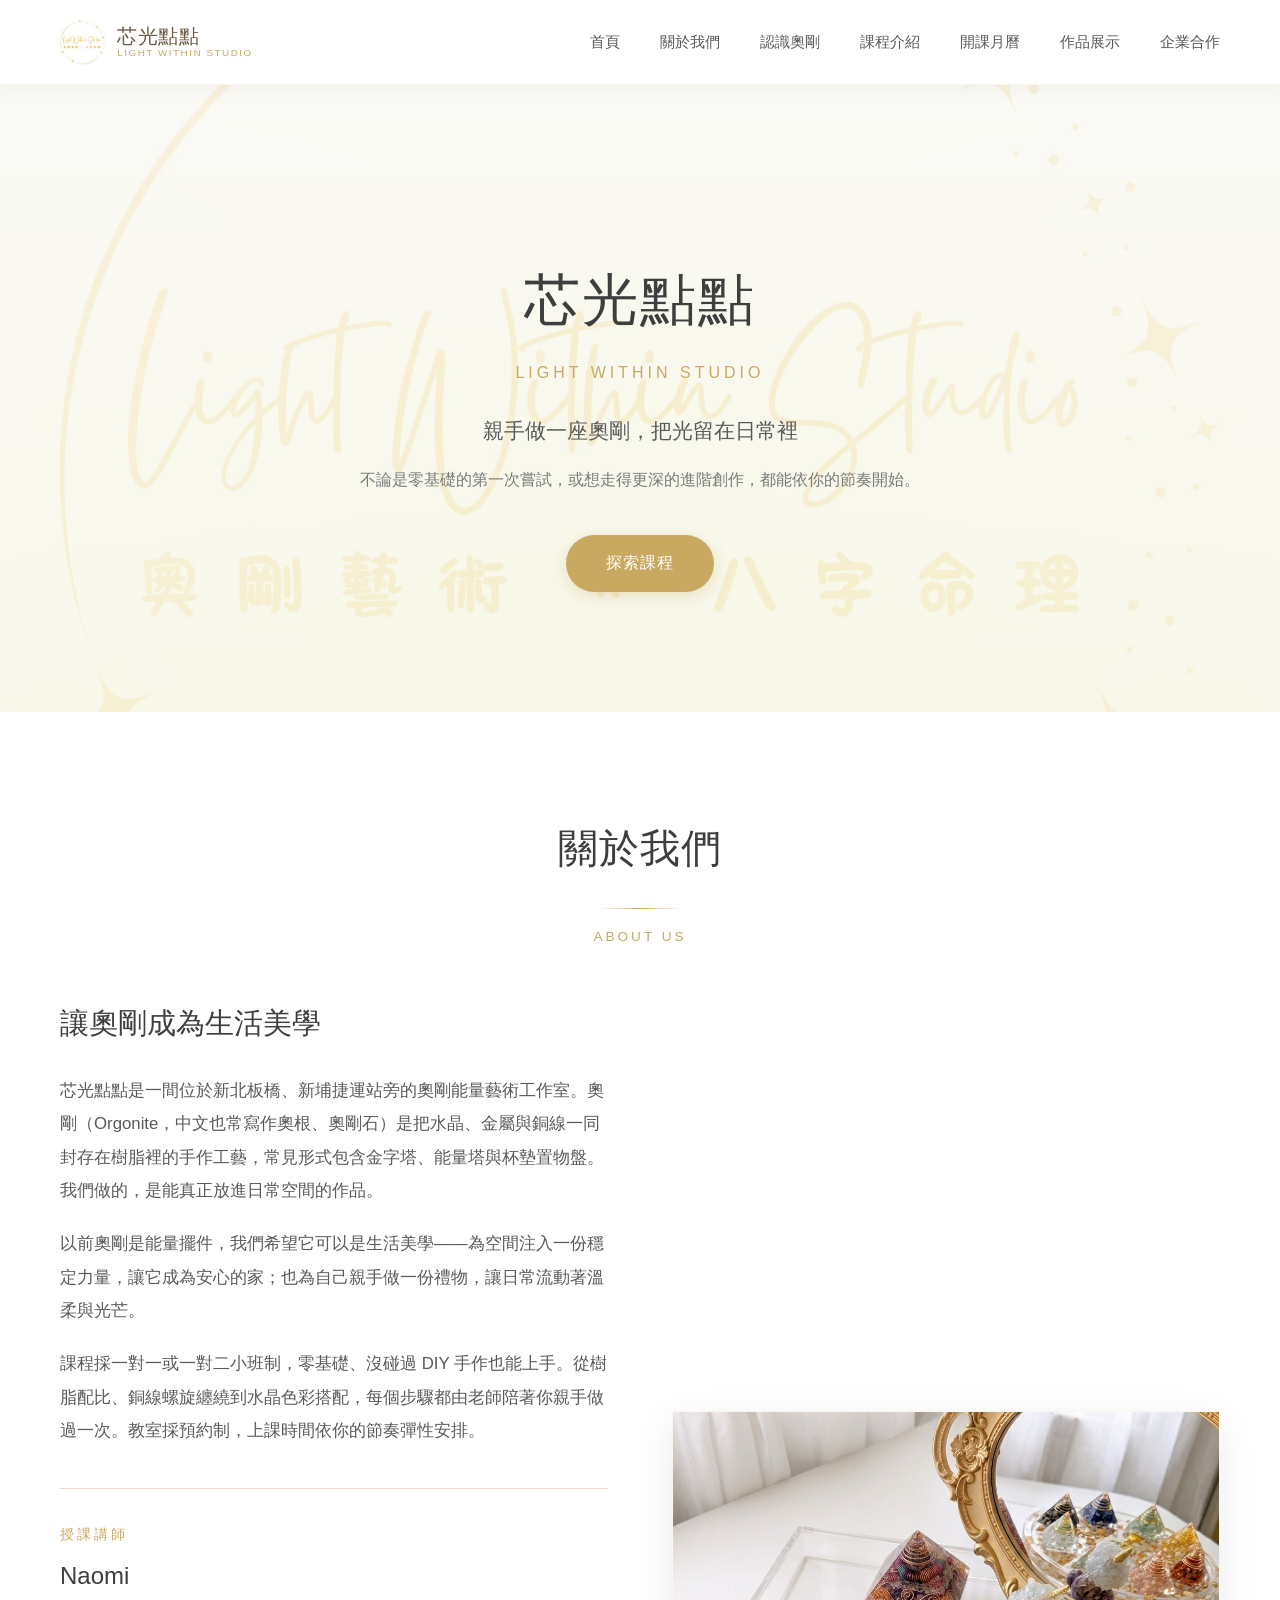
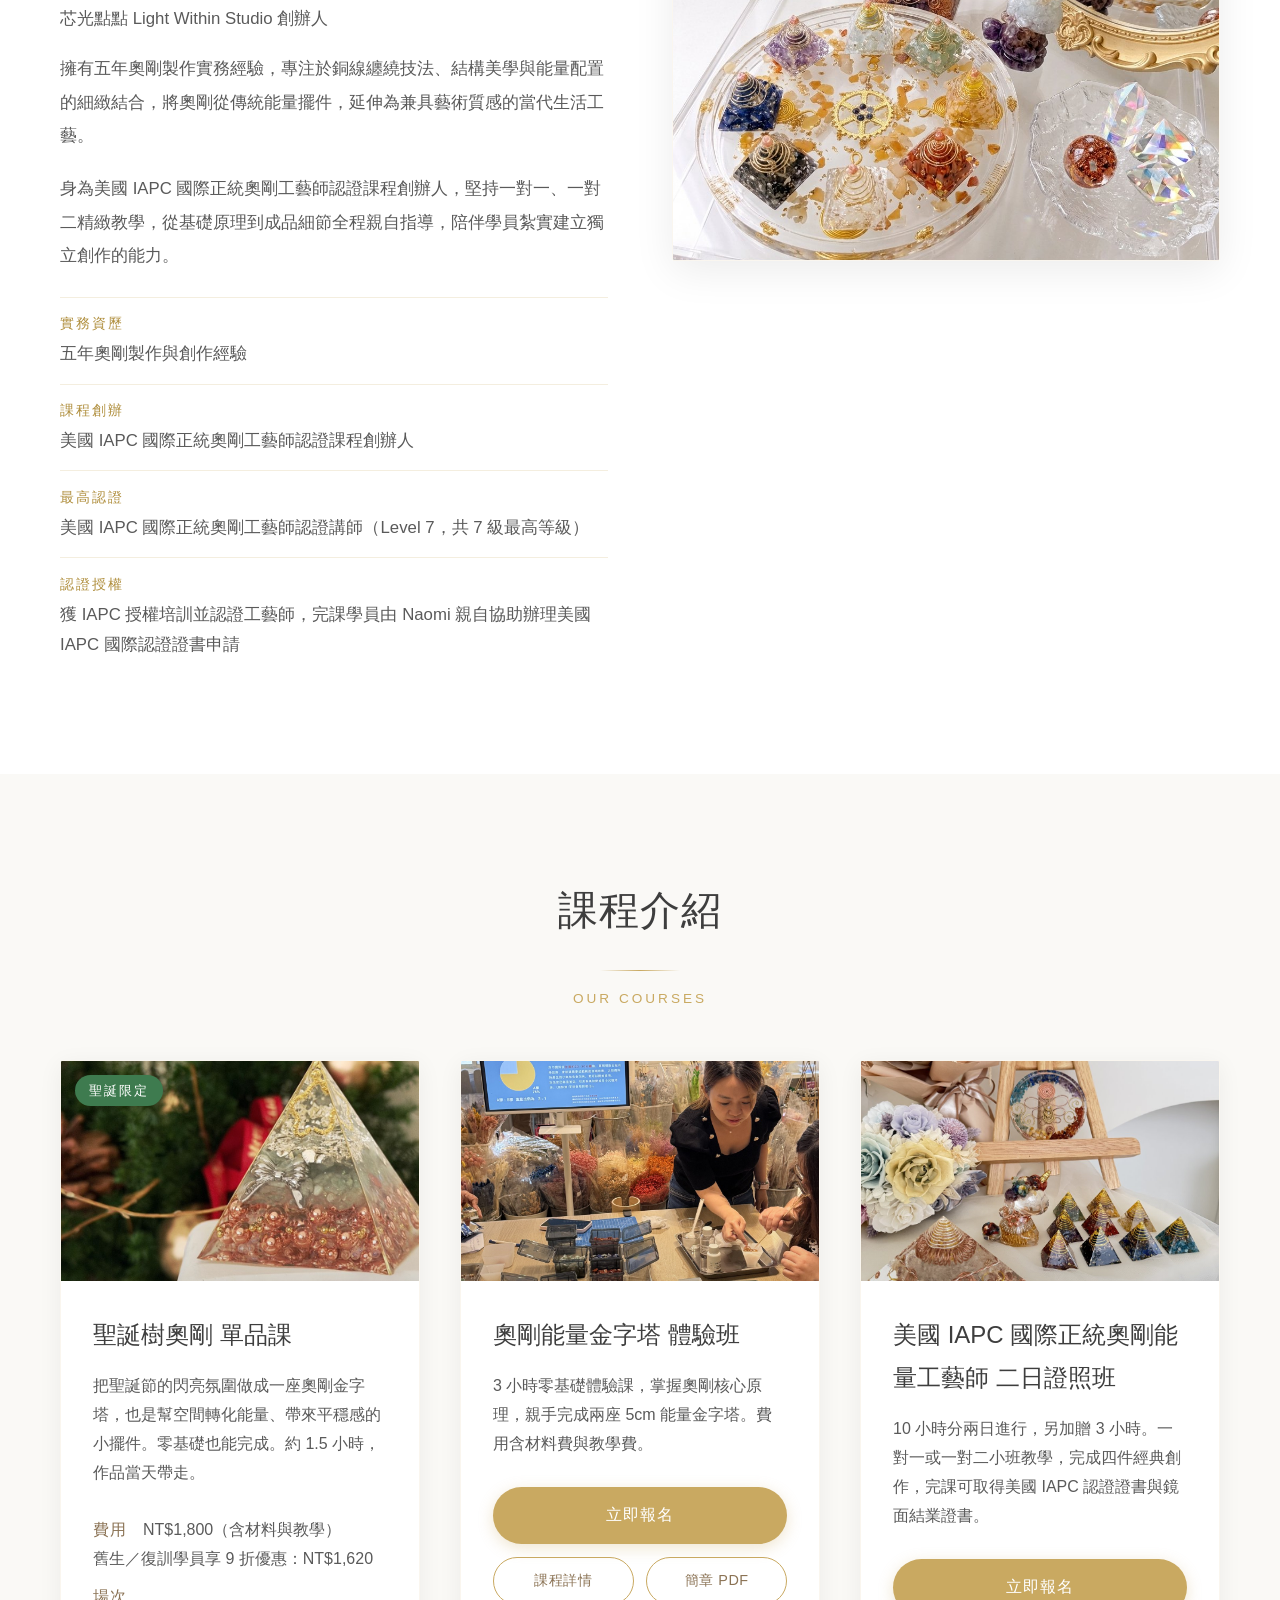
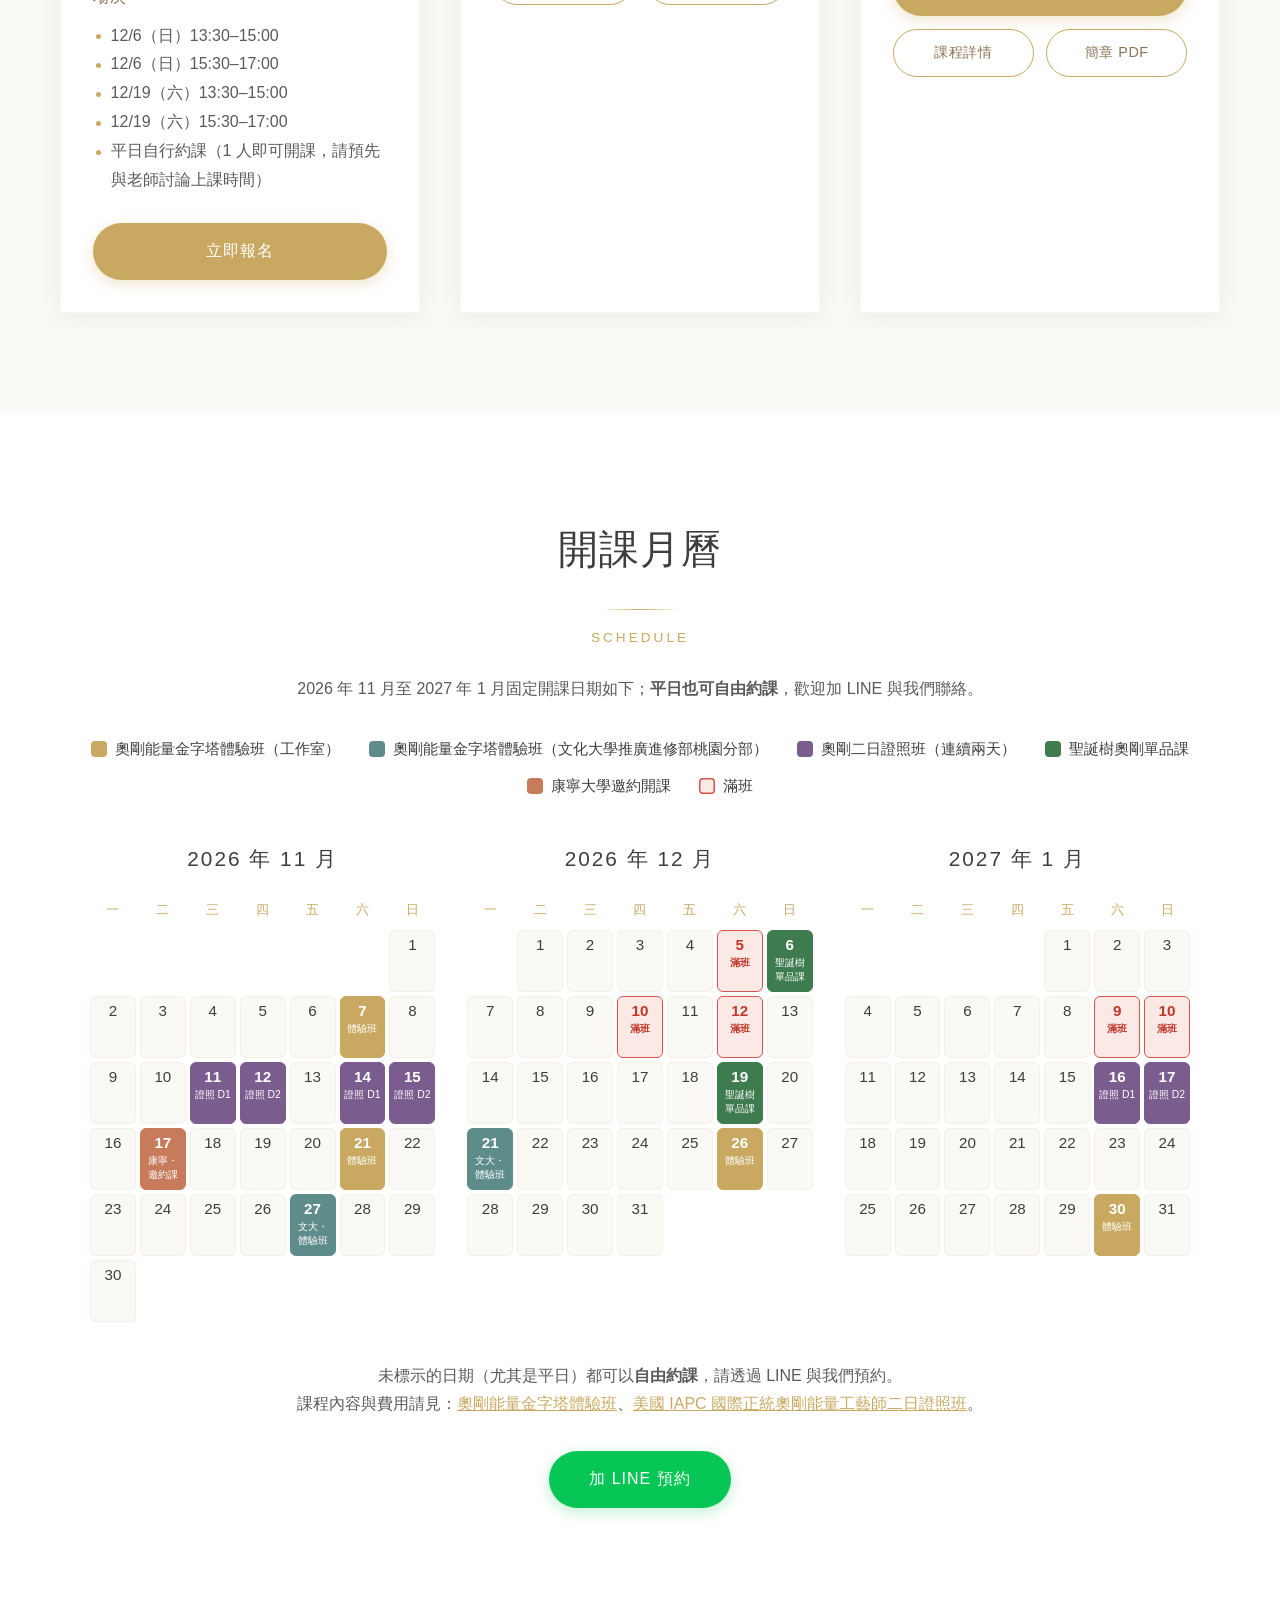
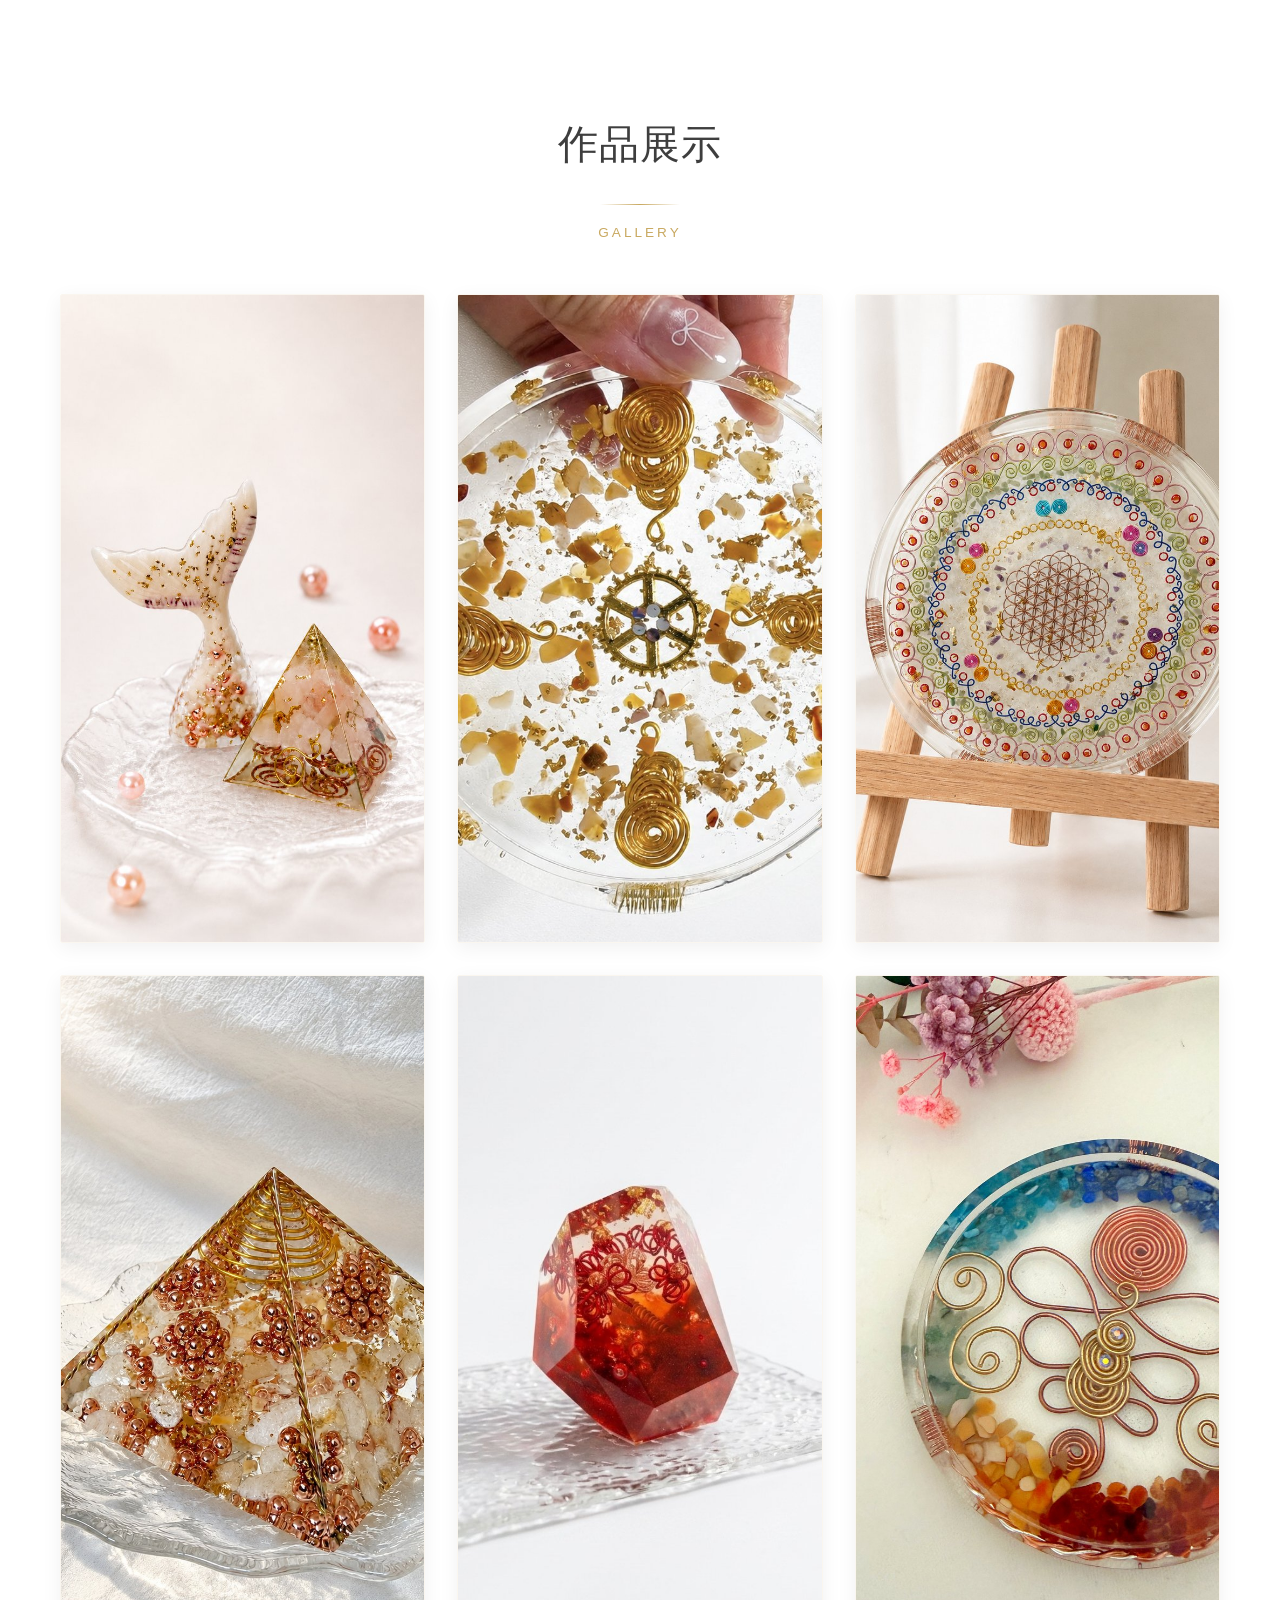
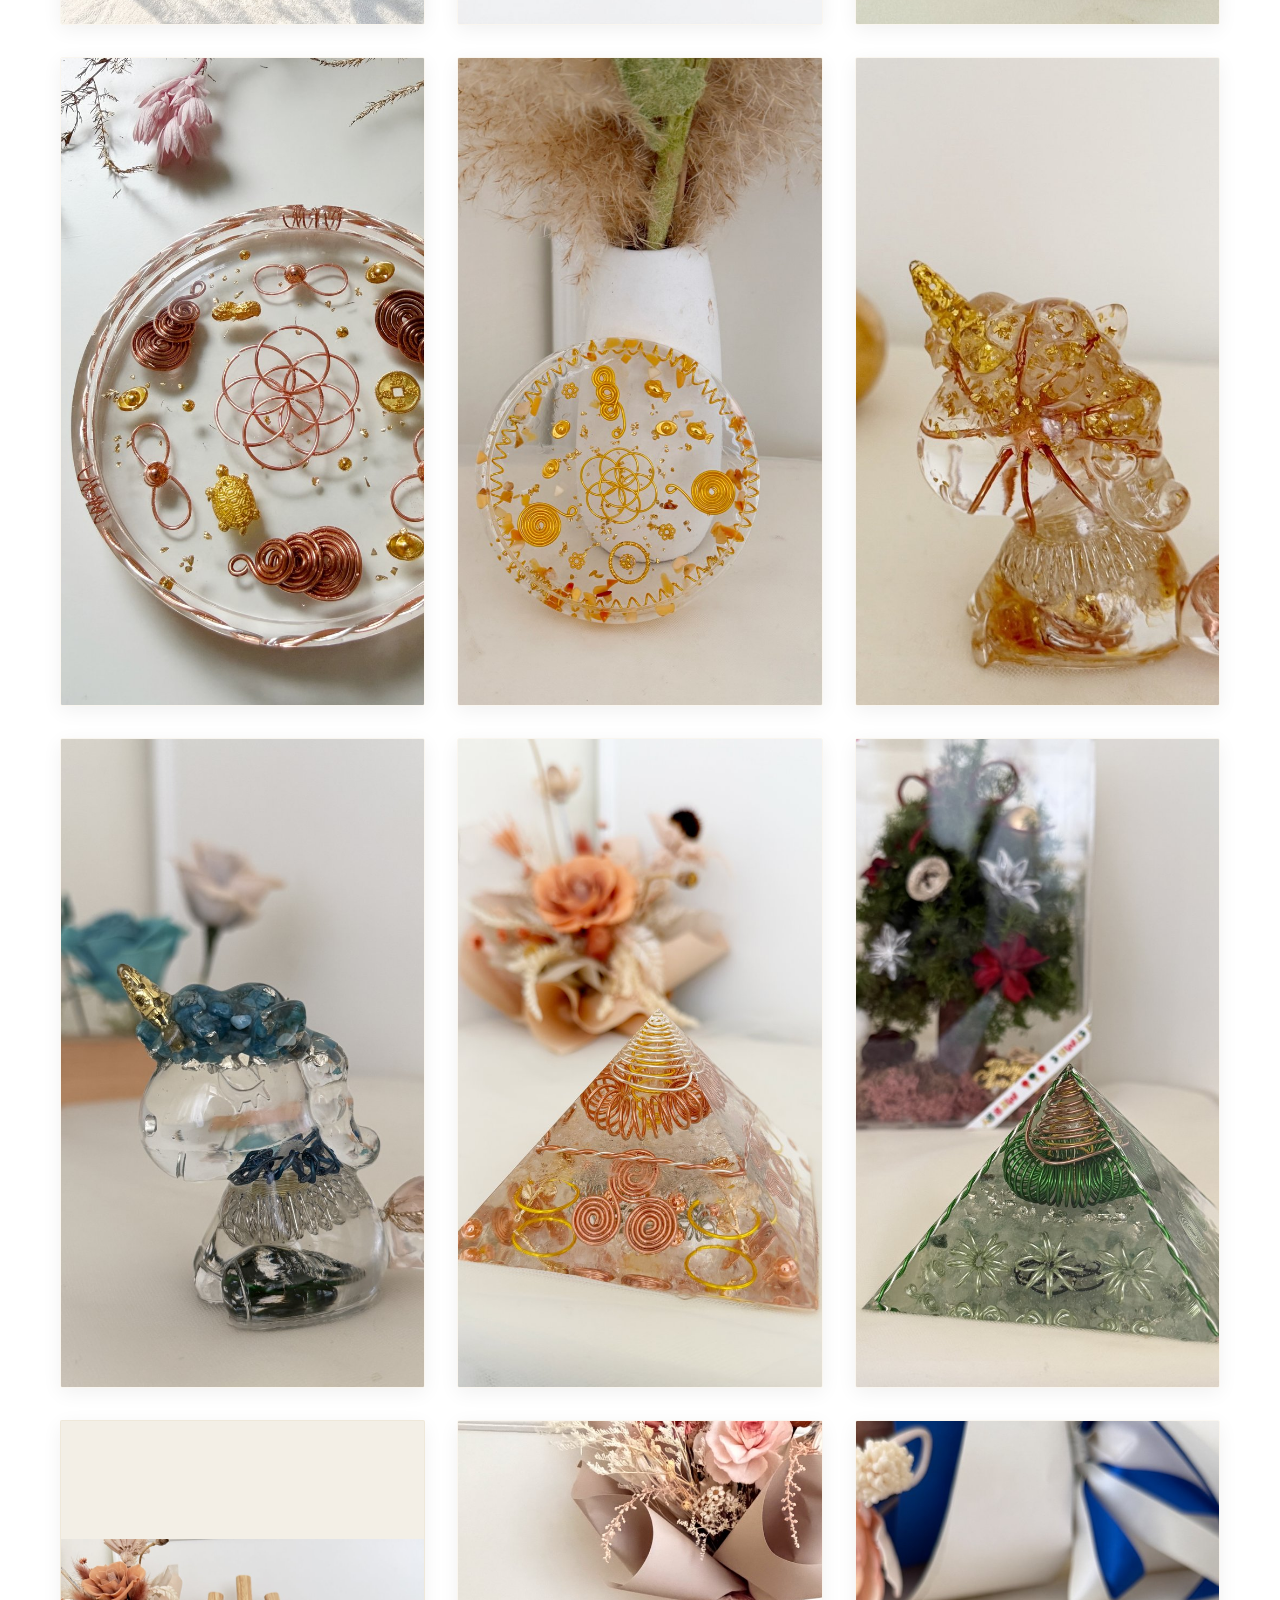
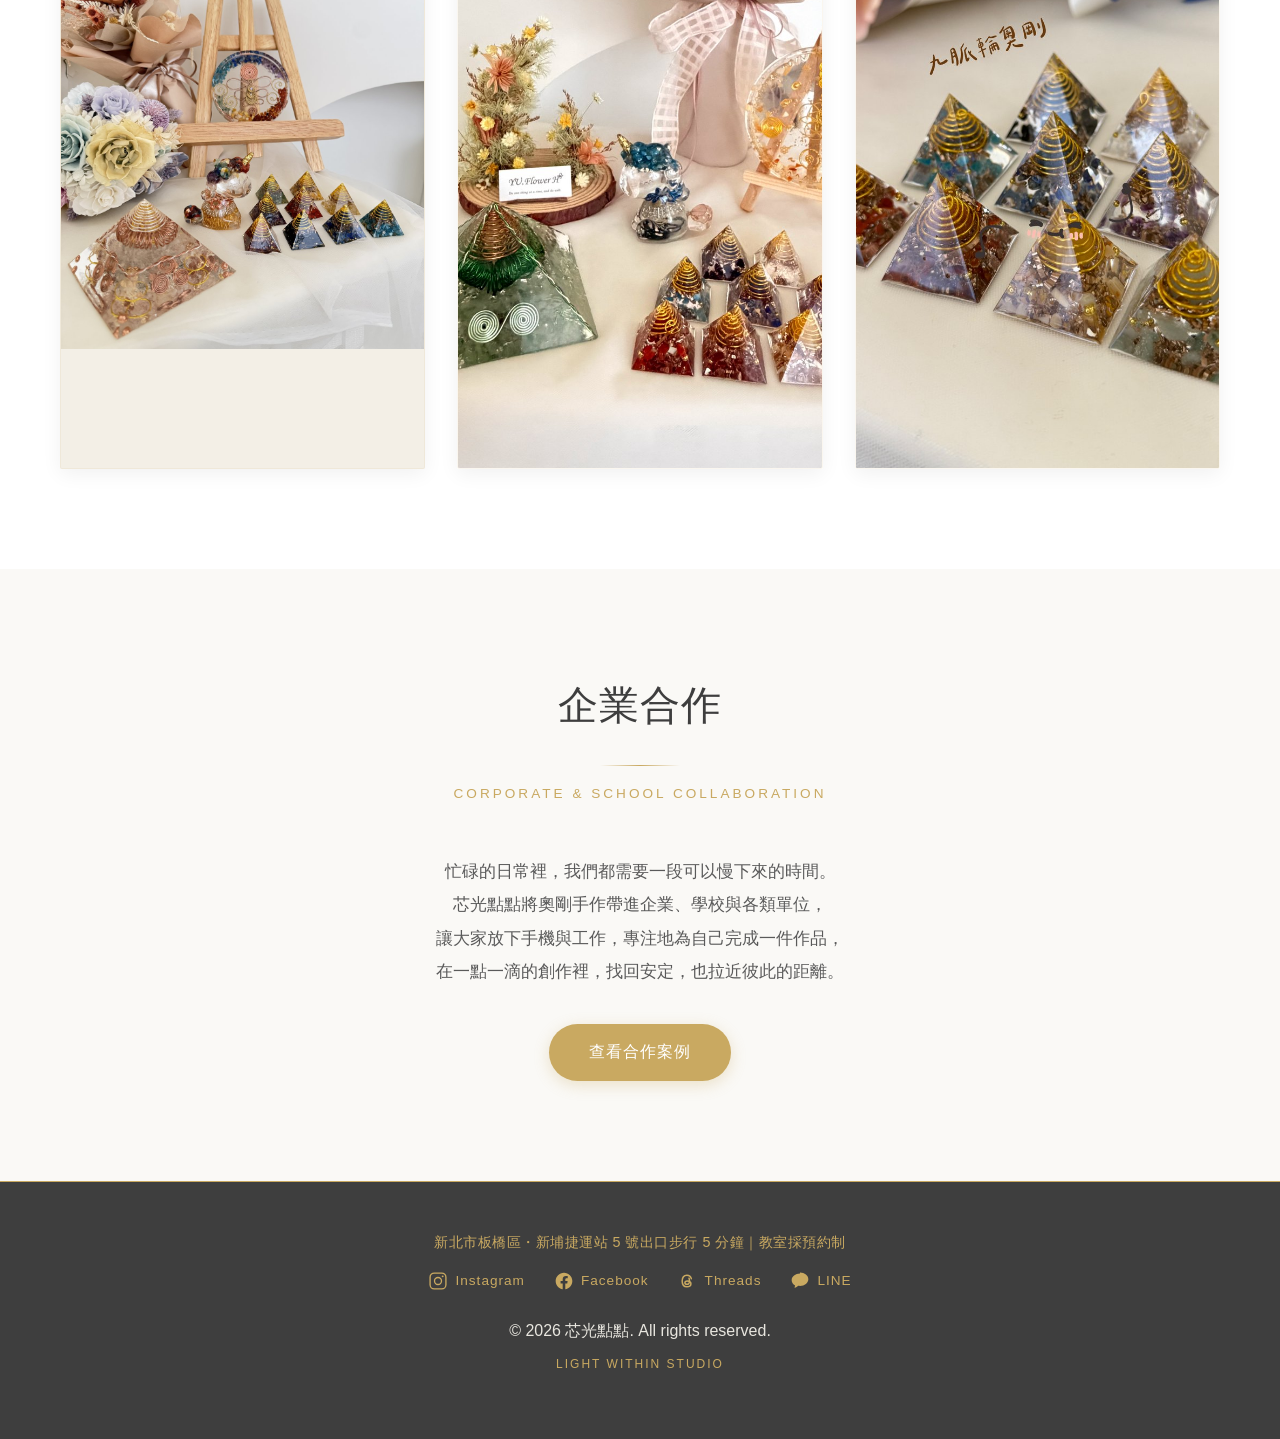
<file: schedule.html>
<!DOCTYPE html>
<html lang="zh-TW">
<head>
    <meta charset="UTF-8">
    <meta name="viewport" content="width=device-width, initial-scale=1.0">
    <title>開課月曆 - 芯光點點 Light Within Studio</title>
    <meta http-equiv="refresh" content="0; url=index.html#schedule">
    <meta name="robots" content="noindex, nofollow">
</head>
<body>
    <p><a href="index.html#schedule">開課月曆已移到首頁，點此前往</a></p>
    <script>location.replace('index.html#schedule');</script>
</body>
</html>
</file>
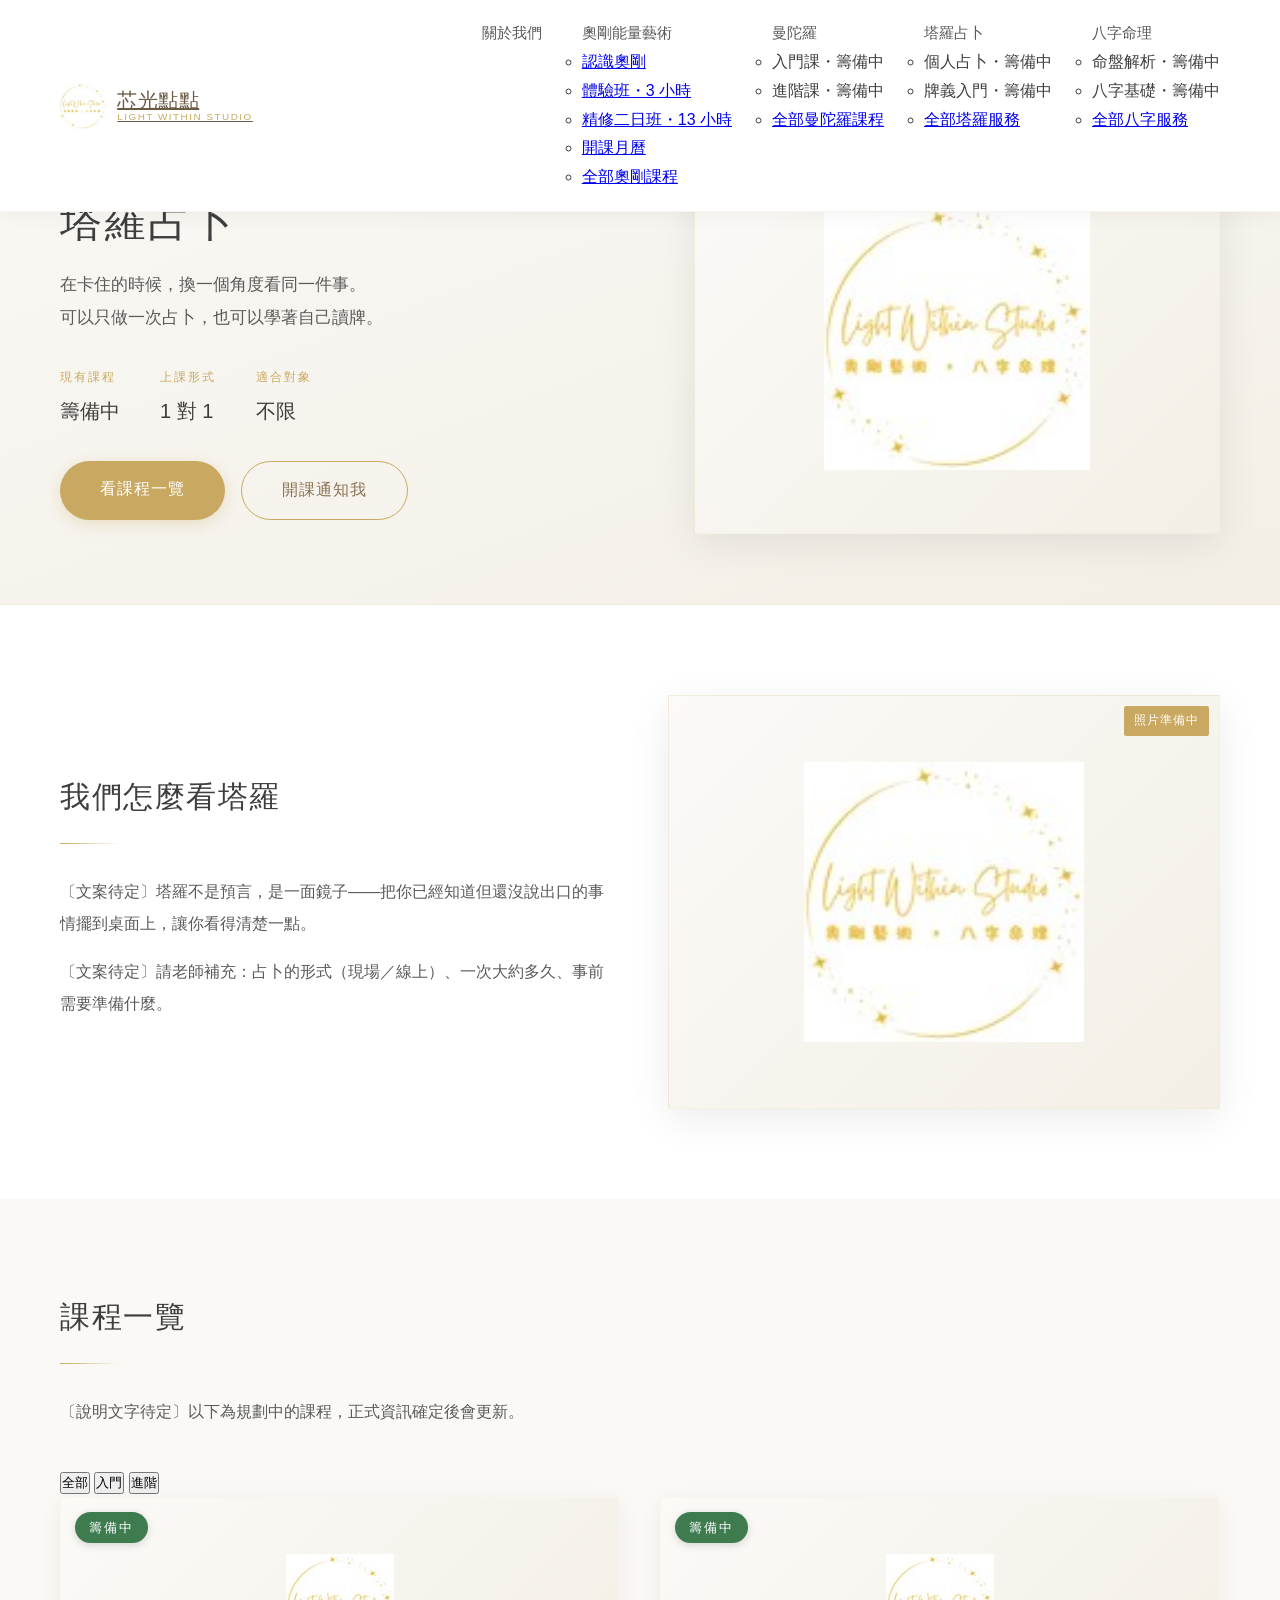
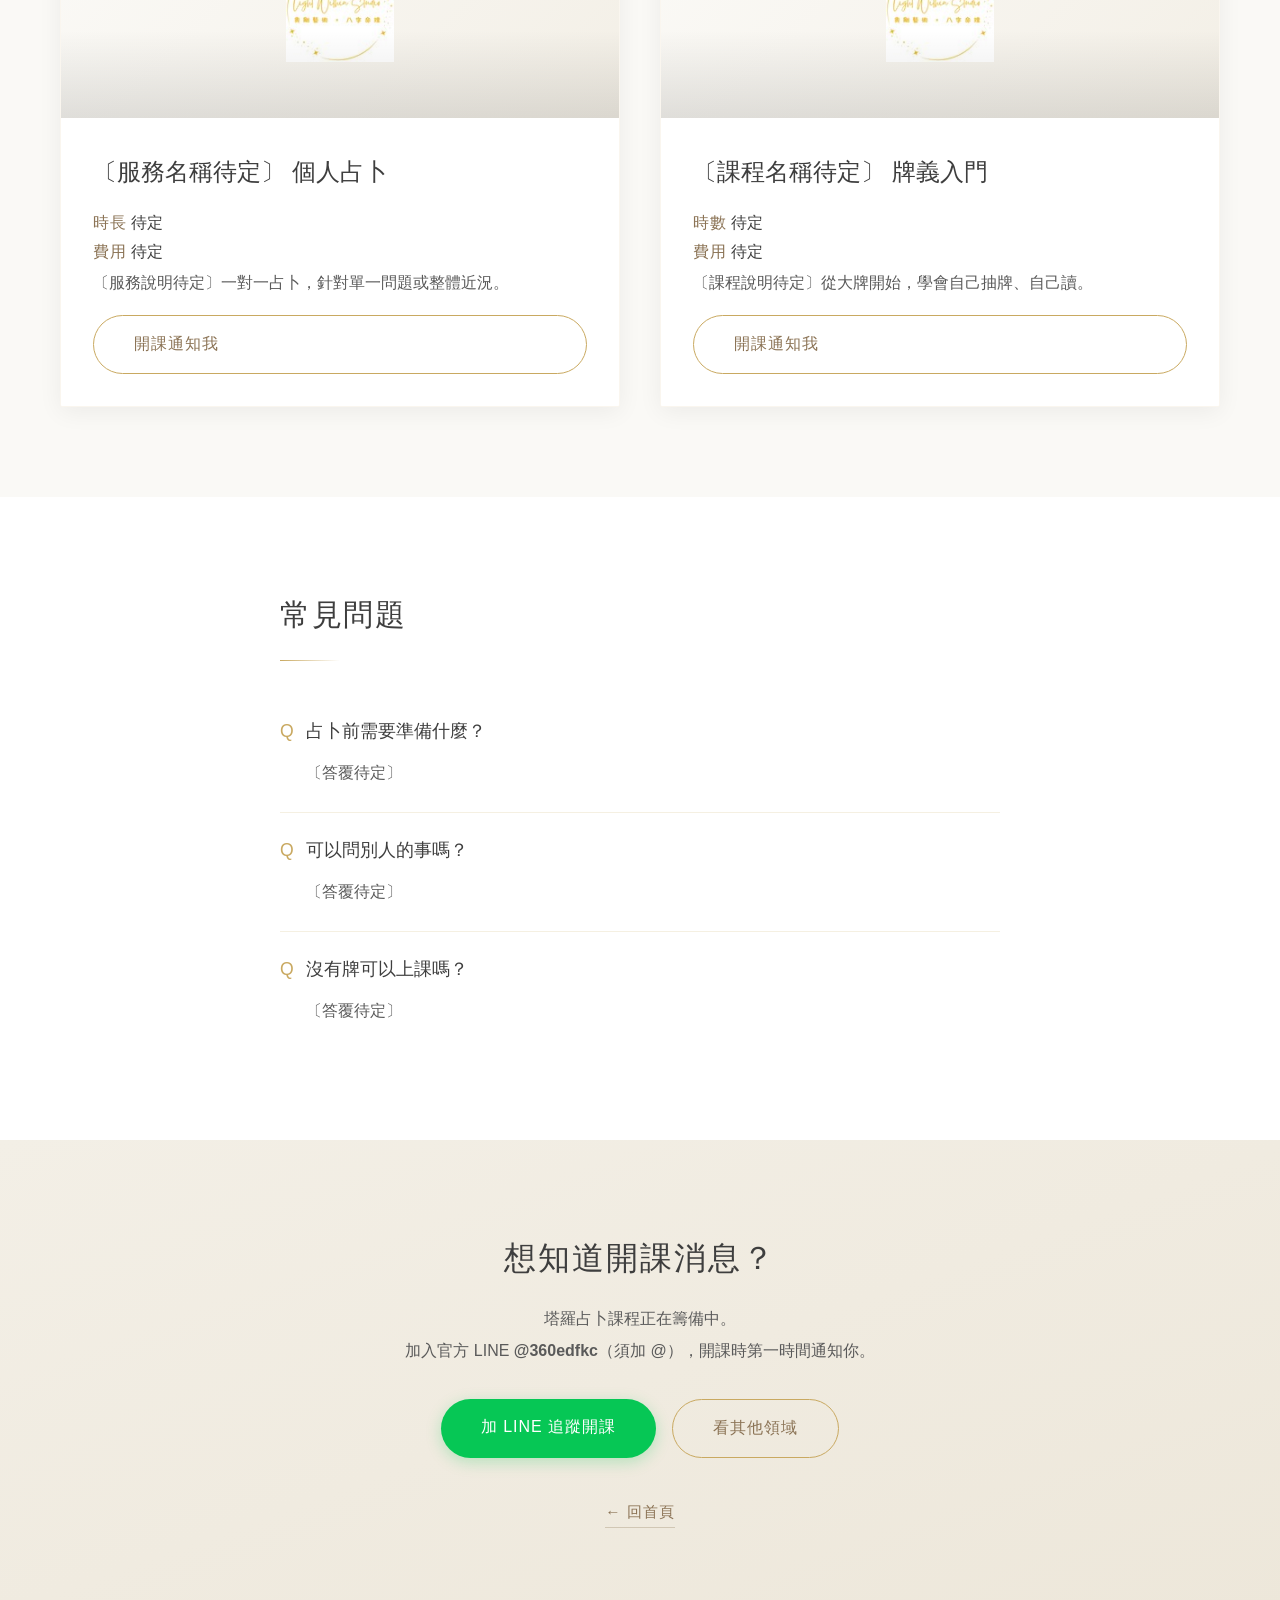
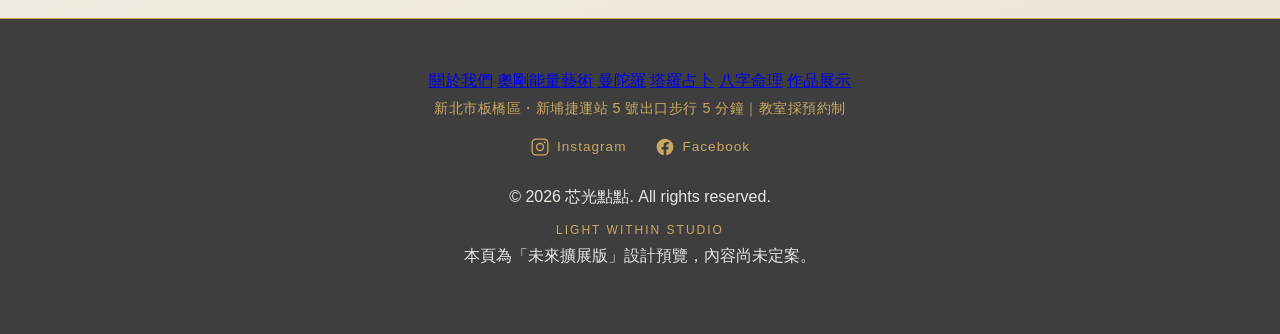
<file: tarot.html>
<!DOCTYPE html>
<html lang="zh-TW">
<head>
    <meta charset="UTF-8">
    <meta name="viewport" content="width=device-width, initial-scale=1.0">
    <title>塔羅占卜 - 芯光點點 Light Within Studio</title>
    <meta name="description" content="〔說明文字待定〕芯光點點的塔羅占卜服務與課程總覽。">

    <!-- ⚠️ 設計預覽版，暫不開放搜尋引擎收錄。正式上線時刪掉這一行並補 canonical。 -->
    <meta name="robots" content="noindex, nofollow">

    <link rel="stylesheet" href="css/style.css?v=exp01">
</head>

<!--
    塔羅占卜 領域頁 — 與 orgonite.html 結構完全相同，只換文字與配色。
    ------------------------------------------------------------------
    body 的 draft class 會讓所有預留圖右上角顯示「照片準備中」，
    換上真實照片後把 draft 拿掉即可。

    待補清單：
    - 占卜服務與教學課程要分開列，還是放同一頁
    - 每項服務的時長與費用
    - 是否提供線上占卜
    - 「我們怎麼看塔羅」文案與立場說明
-->

<body class="course-page category-page theme-tarot draft">
    <nav class="navbar">
        <div class="container">
            <a href="index.html" class="logo">
                <img src="images/common/title/t_0002.jpg" alt="芯光點點 Light Within Studio 商標" class="logo-mark" width="46" height="46">
                <span class="logo-text">
                    芯光點點
                    <span class="logo-subtitle">Light Within Studio</span>
                </span>
            </a>
            <ul class="nav-menu">
                <li><a href="index.html#about" class="nav-link">關於我們</a></li>
                <li class="nav-item theme-orgonite">
                    <a href="orgonite.html" class="nav-link">奧剛能量藝術</a>
                    <ul class="nav-sub">
                        <li><a href="what-is-orgonite.html">認識奧剛</a></li>
                        <li><a href="course-trial.html">體驗班・3 小時</a></li>
                        <li><a href="course-advanced-2days.html">精修二日班・13 小時</a></li>
                        <li><a href="index.html#schedule">開課月曆</a></li>
                        <li><a href="orgonite.html">全部奧剛課程</a></li>
                    </ul>
                </li>
                <li class="nav-item theme-mandala">
                    <a href="mandala.html" class="nav-link">曼陀羅</a>
                    <ul class="nav-sub">
                        <li><span class="is-soon">入門課・籌備中</span></li>
                        <li><span class="is-soon">進階課・籌備中</span></li>
                        <li><a href="mandala.html">全部曼陀羅課程</a></li>
                    </ul>
                </li>
                <li class="nav-item theme-tarot">
                    <a href="tarot.html" class="nav-link">塔羅占卜</a>
                    <ul class="nav-sub">
                        <li><span class="is-soon">個人占卜・籌備中</span></li>
                        <li><span class="is-soon">牌義入門・籌備中</span></li>
                        <li><a href="tarot.html">全部塔羅服務</a></li>
                    </ul>
                </li>
                <li class="nav-item theme-bazi">
                    <a href="bazi.html" class="nav-link">八字命理</a>
                    <ul class="nav-sub">
                        <li><span class="is-soon">命盤解析・籌備中</span></li>
                        <li><span class="is-soon">八字基礎・籌備中</span></li>
                        <li><a href="bazi.html">全部八字服務</a></li>
                    </ul>
                </li>
            </ul>
            <div class="hamburger">
                <span></span>
                <span></span>
                <span></span>
            </div>
        </div>
    </nav>

    <!-- 領域頁首 -->
    <header class="course-hero category-hero">
        <div class="container course-hero-inner">
            <div>
                <p class="course-eyebrow">Tarot</p>
                <h1>塔羅占卜</h1>
                <p class="course-lede">
                    在卡住的時候，換一個角度看同一件事。<br>
                    可以只做一次占卜，也可以學著自己讀牌。
                </p>
                <div class="course-facts">
                    <div>
                        <span class="course-fact-label">現有課程</span>
                        <span class="course-fact-value">籌備中</span>
                    </div>
                    <div>
                        <span class="course-fact-label">上課形式</span>
                        <span class="course-fact-value">1 對 1</span>
                    </div>
                    <div>
                        <span class="course-fact-label">適合對象</span>
                        <span class="course-fact-value">不限</span>
                    </div>
                </div>
                <div class="course-cta-buttons" style="justify-content: flex-start;">
                    <a href="#courses" class="btn btn-primary">看課程一覽</a>
                    <a href="https://line.me/R/ti/p/@360edfkc" class="btn btn-outline" target="_blank" rel="noopener">開課通知我</a>
                </div>
            </div>
            <div class="course-media is-placeholder">
                <img src="images/common/title/t_0002.jpg" alt="塔羅占卜主視覺照片準備中">
            </div>
        </div>
    </header>

    <main>
        <!-- 這是什麼 -->
        <section class="course-section">
            <div class="container course-split">
                <div>
                    <h2>我們怎麼看塔羅</h2>
                    <p>〔文案待定〕塔羅不是預言，是一面鏡子——把你已經知道但還沒說出口的事情擺到桌面上，讓你看得清楚一點。</p>
                    <p>〔文案待定〕請老師補充：占卜的形式（現場／線上）、一次大約多久、事前需要準備什麼。</p>
                </div>
                <div class="course-media is-placeholder">
                    <img src="images/common/title/t_0002.jpg" alt="塔羅占卜說明照片準備中">
                </div>
            </div>
        </section>

        <!-- 課程一覽 -->
        <section id="courses" class="course-section alt">
            <div class="container">
                <h2>課程一覽</h2>
                <p style="margin-bottom: 2.5rem;">〔說明文字待定〕以下為規劃中的課程，正式資訊確定後會更新。</p>

                <div class="course-filter" data-filter-group="tarot">
                    <button type="button" class="filter-btn is-active" data-filter="all">全部</button>
                    <button type="button" class="filter-btn" data-filter="intro">入門</button>
                    <button type="button" class="filter-btn" data-filter="advanced">進階</button>
                </div>

                <div class="course-grid">
                    <div class="course-card is-soon" data-level="intro">
                        <div class="course-image is-placeholder">
                            <span class="course-badge is-soon">籌備中</span>
                            <img src="images/common/title/t_0002.jpg" alt="塔羅個人占卜照片準備中">
                        </div>
                        <div class="course-info">
                            <h3>〔服務名稱待定〕 <span class="course-type">個人占卜</span></h3>
                            <div class="course-meta">
                                <div>
                                    <span class="course-meta-label">時長</span>
                                    <span class="course-meta-value">待定</span>
                                </div>
                                <div>
                                    <span class="course-meta-label">費用</span>
                                    <span class="course-meta-value">待定</span>
                                </div>
                            </div>
                            <p>〔服務說明待定〕一對一占卜，針對單一問題或整體近況。</p>
                            <div class="course-actions">
                                <a href="https://line.me/R/ti/p/@360edfkc" class="btn btn-outline" target="_blank" rel="noopener">開課通知我</a>
                            </div>
                        </div>
                    </div>

                    <div class="course-card is-soon" data-level="intro">
                        <div class="course-image is-placeholder">
                            <span class="course-badge is-soon">籌備中</span>
                            <img src="images/common/title/t_0002.jpg" alt="塔羅牌義入門課照片準備中">
                        </div>
                        <div class="course-info">
                            <h3>〔課程名稱待定〕 <span class="course-type">牌義入門</span></h3>
                            <div class="course-meta">
                                <div>
                                    <span class="course-meta-label">時數</span>
                                    <span class="course-meta-value">待定</span>
                                </div>
                                <div>
                                    <span class="course-meta-label">費用</span>
                                    <span class="course-meta-value">待定</span>
                                </div>
                            </div>
                            <p>〔課程說明待定〕從大牌開始，學會自己抽牌、自己讀。</p>
                            <div class="course-actions">
                                <a href="https://line.me/R/ti/p/@360edfkc" class="btn btn-outline" target="_blank" rel="noopener">開課通知我</a>
                            </div>
                        </div>
                    </div>
                </div>
            </div>
        </section>

        <!-- 常見問題 -->
        <section class="course-section">
            <div class="container article-body">
                <h2>常見問題</h2>
                <div class="faq-item">
                    <h3>占卜前需要準備什麼？</h3>
                    <p>〔答覆待定〕</p>
                </div>
                <div class="faq-item">
                    <h3>可以問別人的事嗎？</h3>
                    <p>〔答覆待定〕</p>
                </div>
                <div class="faq-item">
                    <h3>沒有牌可以上課嗎？</h3>
                    <p>〔答覆待定〕</p>
                </div>
            </div>
        </section>
    </main>

    <!-- 報名 -->
    <section class="course-cta">
        <div class="container">
            <h2>想知道開課消息？</h2>
            <p>
                塔羅占卜課程正在籌備中。<br>
                加入官方 LINE <strong>@360edfkc</strong>（須加 @），開課時第一時間通知你。
            </p>
            <div class="course-cta-buttons">
                <a href="https://line.me/R/ti/p/@360edfkc" class="btn btn-line" target="_blank" rel="noopener">加 LINE 追蹤開課</a>
                <a href="index.html#services" class="btn btn-outline">看其他領域</a>
            </div>
            <div>
                <a href="index.html" class="course-back">← 回首頁</a>
            </div>
        </div>
    </section>

    <footer class="footer">
        <div class="container">
            <div class="footer-content">
                <nav class="footer-nav">
                    <a href="index.html#about">關於我們</a>
                    <a href="orgonite.html">奧剛能量藝術</a>
                    <a href="mandala.html">曼陀羅</a>
                    <a href="tarot.html">塔羅占卜</a>
                    <a href="bazi.html">八字命理</a>
                    <a href="index.html#gallery">作品展示</a>
                </nav>
                <p class="footer-location">新北市板橋區・新埔捷運站 5 號出口步行 5 分鐘｜教室採預約制</p>
                <div class="footer-social">
                    <a href="https://www.instagram.com/lightwithin.st/" target="_blank" rel="me noopener" aria-label="芯光點點 Instagram">
                        <svg viewBox="0 0 24 24" fill="none" stroke="currentColor" stroke-width="1.6" stroke-linecap="round" stroke-linejoin="round" aria-hidden="true"><rect x="2.5" y="2.5" width="19" height="19" rx="5"/><circle cx="12" cy="12" r="4.2"/><circle cx="17.6" cy="6.4" r="1.15" fill="currentColor" stroke="none"/></svg>
                        <span>Instagram</span>
                    </a>
                    <a href="https://www.facebook.com/naomitarot888" target="_blank" rel="me noopener" aria-label="芯光點點 Facebook">
                        <svg viewBox="0 0 24 24" fill="currentColor" aria-hidden="true"><path d="M22 12.06C22 6.5 17.52 2 12 2S2 6.5 2 12.06C2 17.08 5.66 21.24 10.44 22v-7.03H7.9v-2.91h2.54V9.85c0-2.52 1.5-3.91 3.77-3.91 1.09 0 2.24.2 2.24.2v2.46h-1.26c-1.24 0-1.63.78-1.63 1.57v1.89h2.78l-.44 2.91h-2.34V22C18.34 21.24 22 17.08 22 12.06z"/></svg>
                        <span>Facebook</span>
                    </a>
                </div>
                <p>&copy; 2026 芯光點點. All rights reserved.</p>
                <p class="footer-english">Light Within Studio</p>
                <p class="preview-note">本頁為「未來擴展版」設計預覽，內容尚未定案。</p>
            </div>
        </div>
    </footer>

    <!-- 手機底部浮動報名條 -->
    <div class="mobile-cta">
        <a href="https://line.me/R/ti/p/@360edfkc" class="btn btn-line" target="_blank" rel="noopener">加 LINE 追蹤</a>
        <a href="#courses" class="btn btn-outline">課程一覽</a>
    </div>

    <script src="js/script.js?v=exp01"></script>
</body>
</html>
</file>
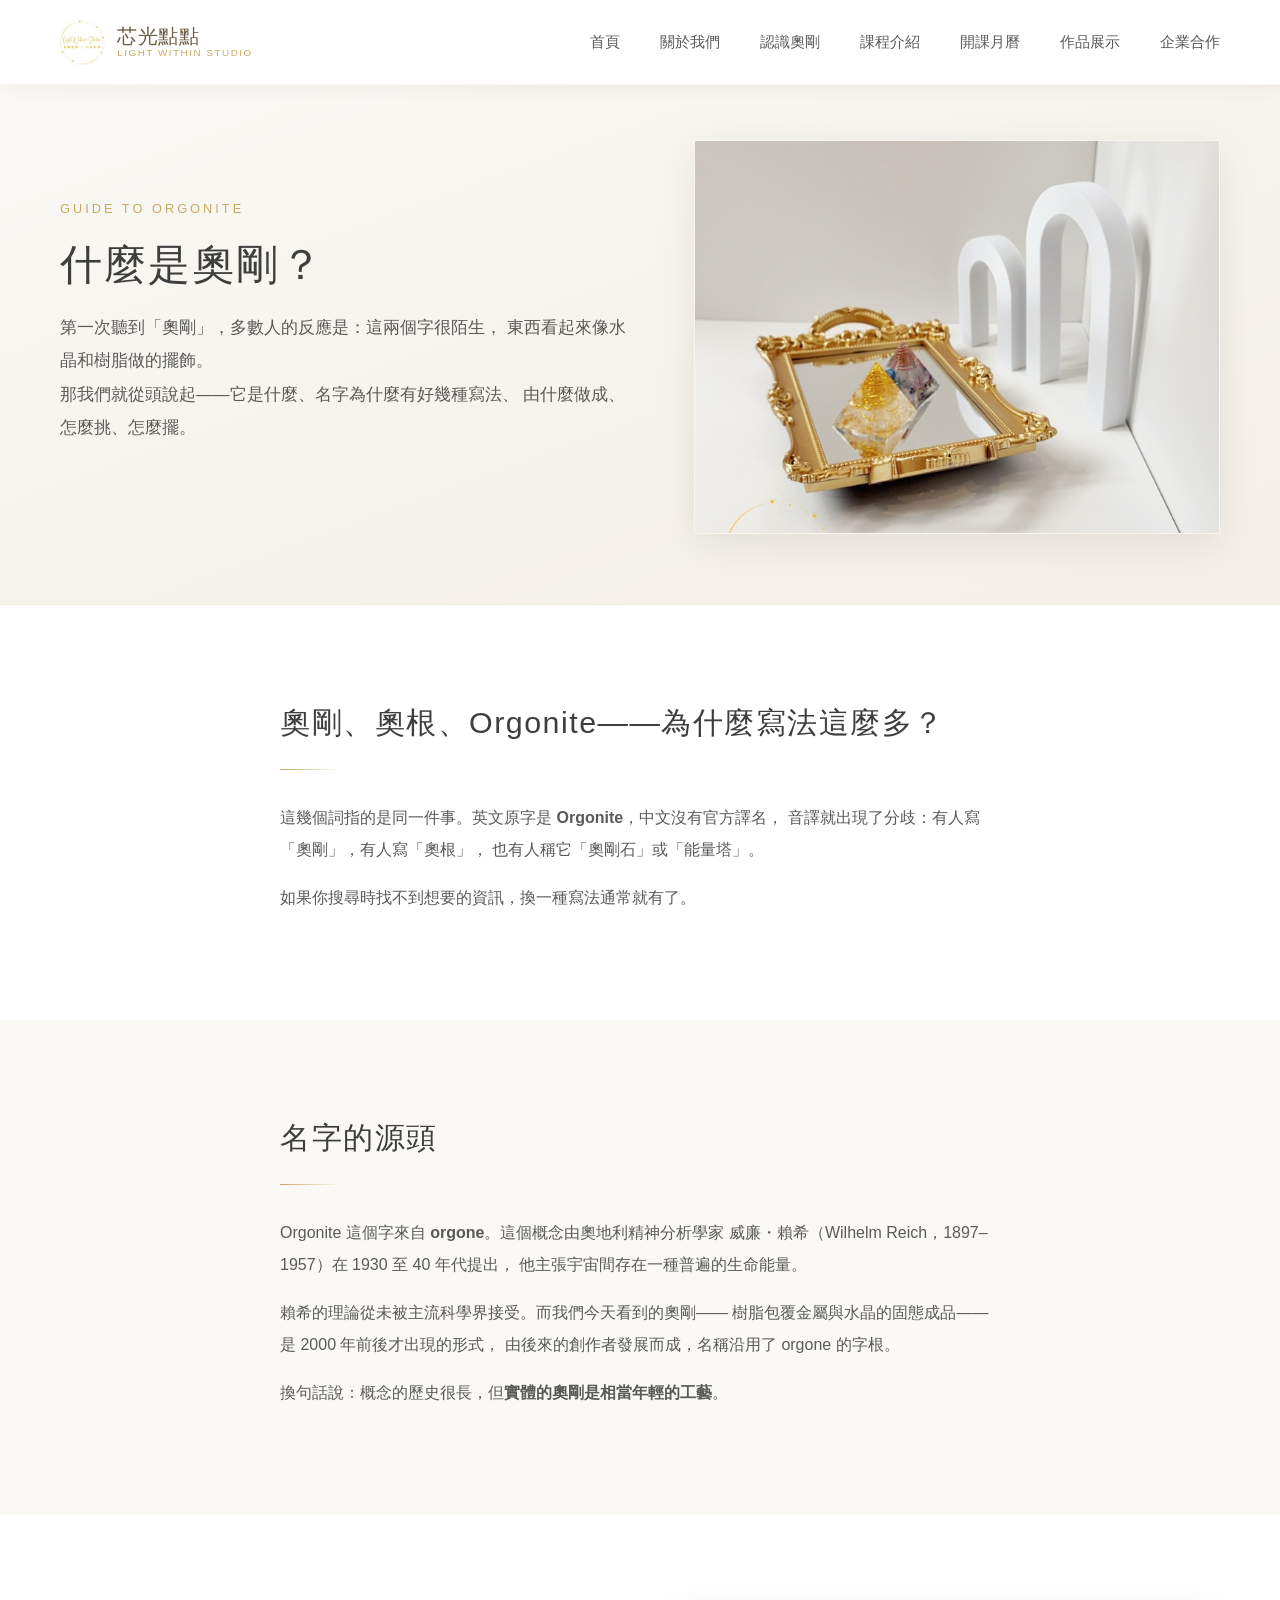
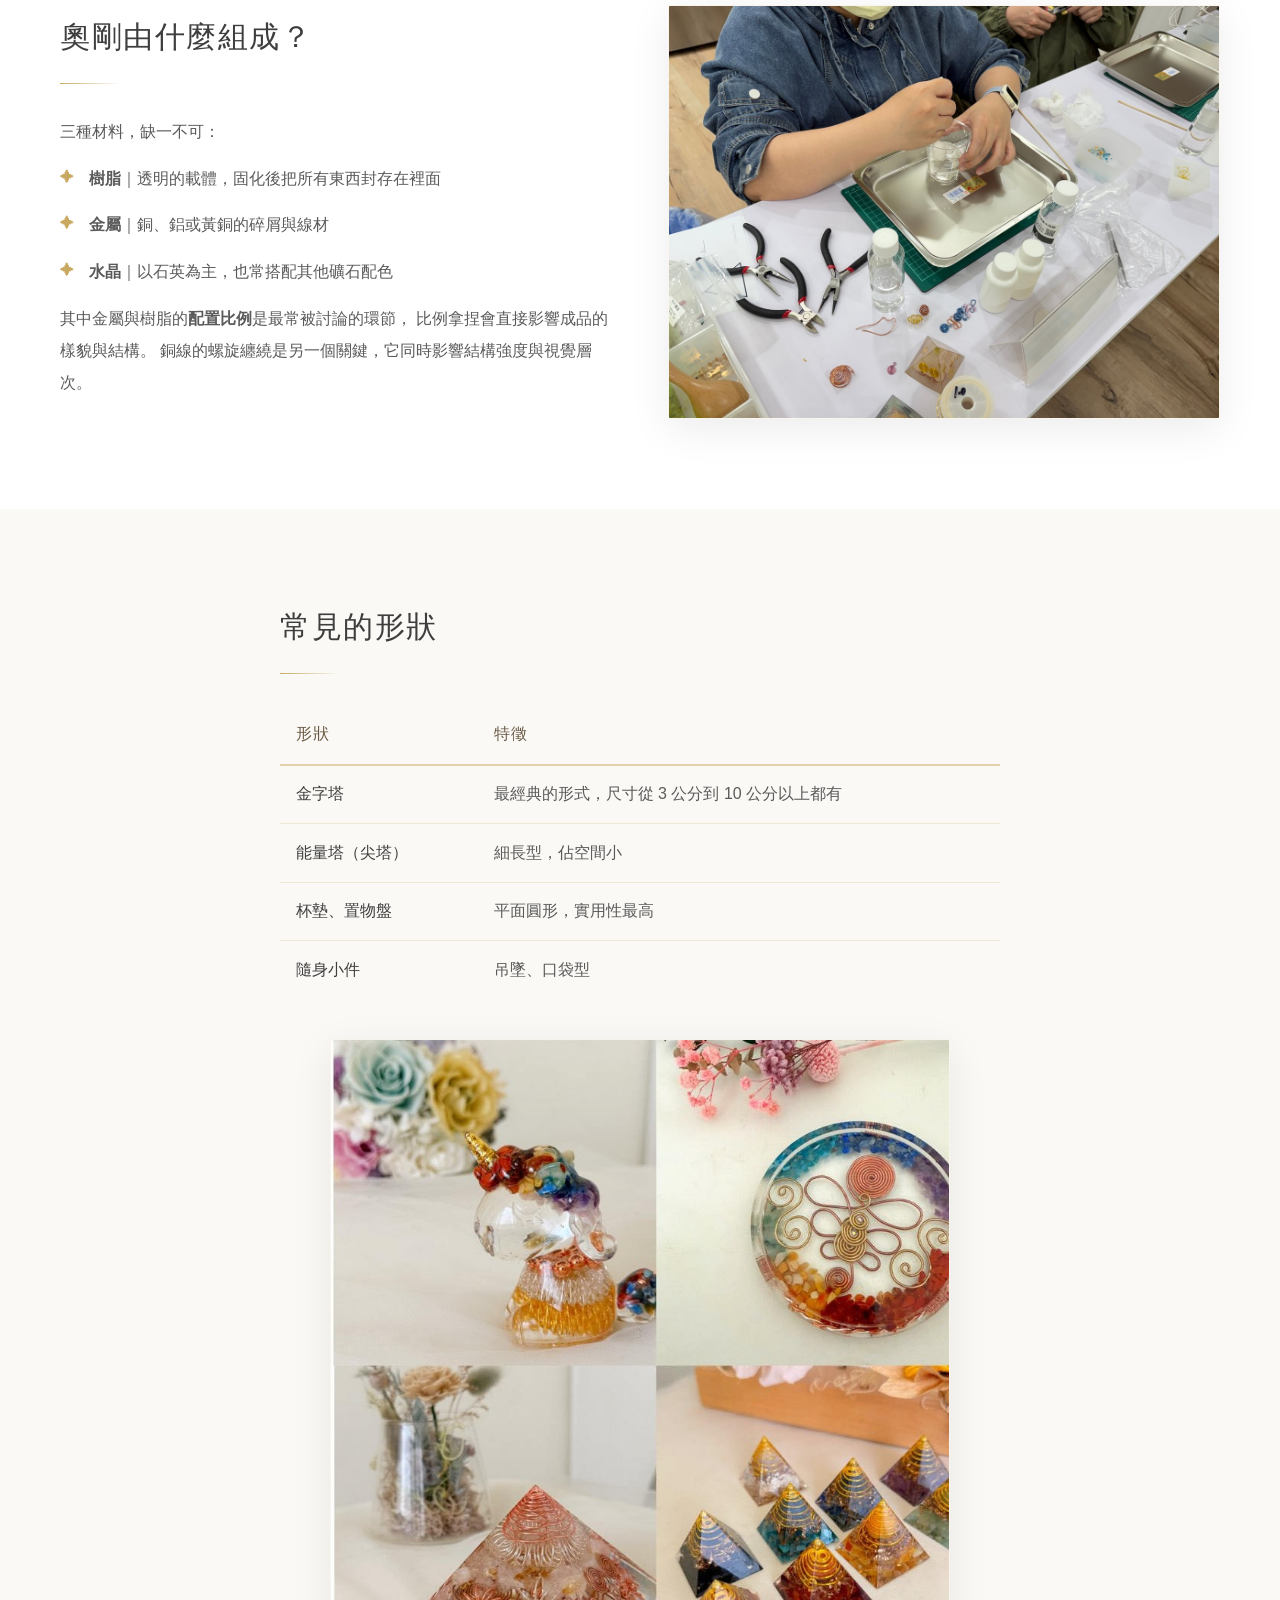
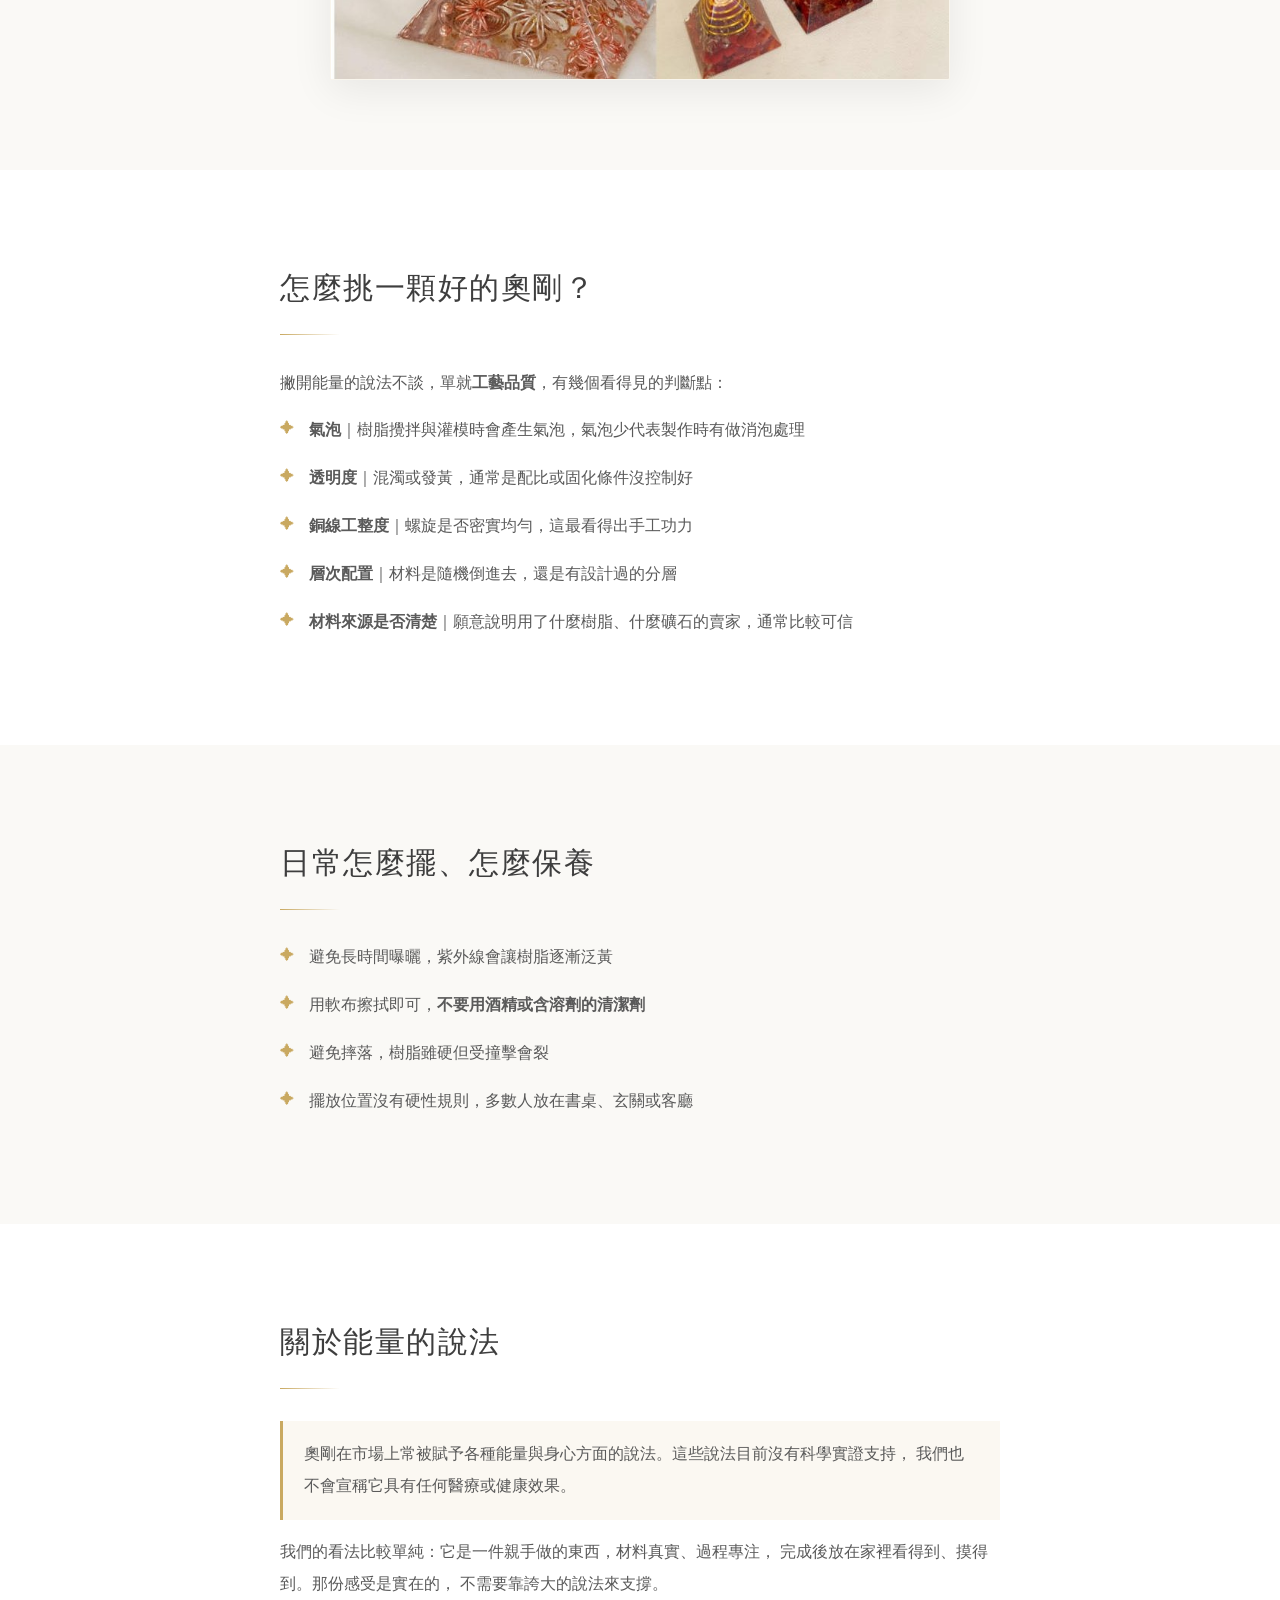
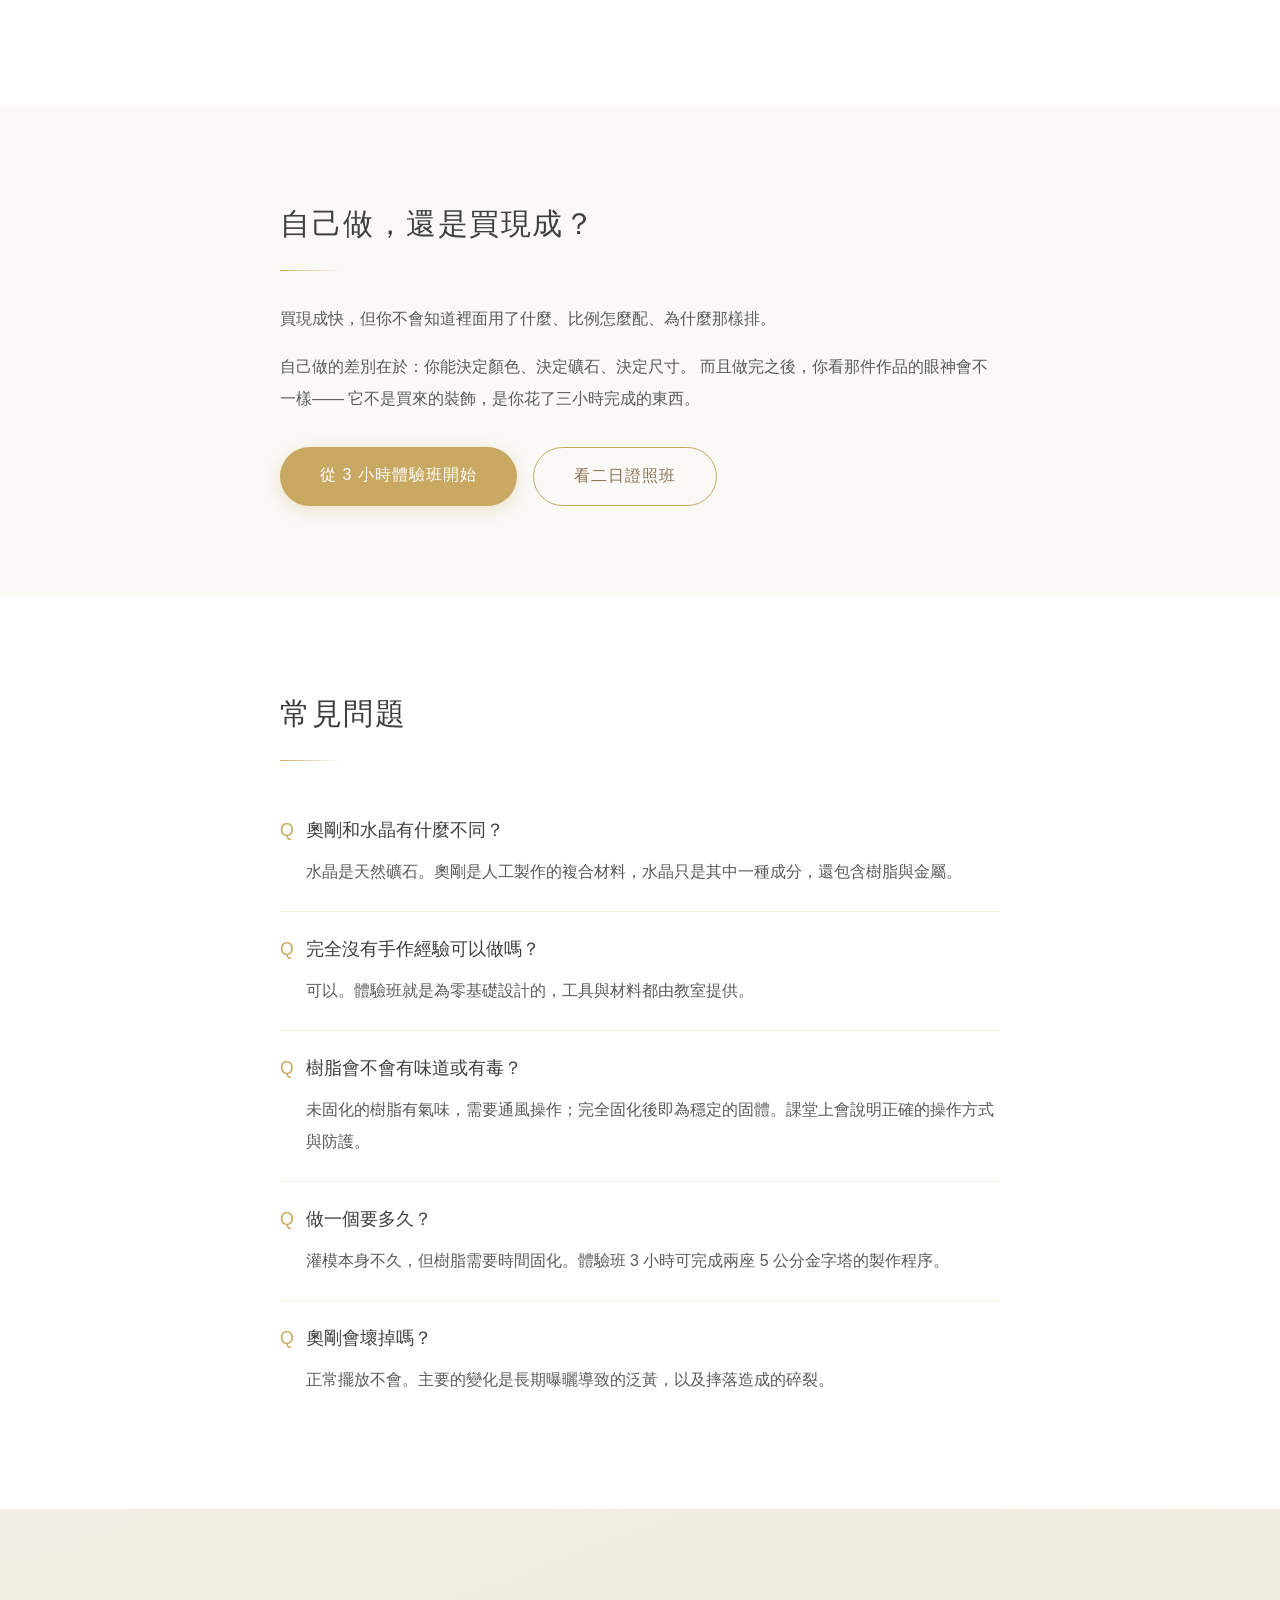
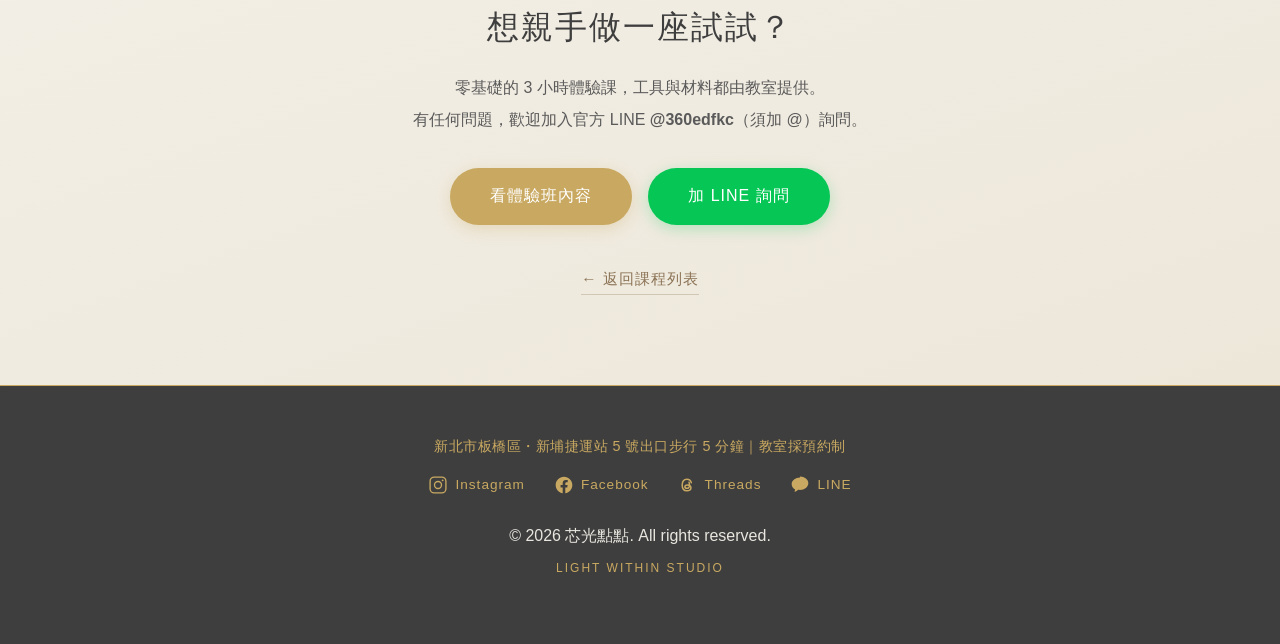
<file: what-is-orgonite.html>
<!DOCTYPE html>
<html lang="zh-TW">
<head>
    <meta charset="UTF-8">
    <meta name="viewport" content="width=device-width, initial-scale=1.0">
    <title>什麼是奧剛？Orgonite 入門指南 - 芯光點點 Light Within Studio</title>
    <meta name="description" content="奧剛、奧根、Orgonite 指的是同一件事。本文說明奧剛的名稱由來、組成材料、常見形狀，以及挑選與日常保養的判斷方式。">

    <link rel="canonical" href="https://lightwithinstudio.tw/what-is-orgonite.html">

    <meta property="og:type" content="article">
    <meta property="og:site_name" content="芯光點點 Light Within Studio">
    <meta property="og:title" content="什麼是奧剛？Orgonite 入門指南">
    <meta property="og:description" content="奧剛、奧根、Orgonite 指的是同一件事。從名稱由來、組成材料到挑選與保養，一次說明白。">
    <meta property="og:image" content="https://lightwithinstudio.tw/images/course/c_0004.jpg">
    <meta property="og:url" content="https://lightwithinstudio.tw/what-is-orgonite.html">

    <link rel="stylesheet" href="css/style.css?v=20261121a">
    <script type="application/ld+json">
{
    "@context": "https://schema.org",
    "@graph": [
        {
            "@type": "Article",
            "@id": "https://lightwithinstudio.tw/what-is-orgonite.html#article",
            "headline": "什麼是奧剛？Orgonite 入門指南",
            "description": "奧剛、奧根、Orgonite 指的是同一件事。本文說明奧剛的名稱由來、組成材料、常見形狀，以及挑選與日常保養的判斷方式。",
            "inLanguage": "zh-TW",
            "mainEntityOfPage": "https://lightwithinstudio.tw/what-is-orgonite.html",
            "image": "https://lightwithinstudio.tw/images/course/c_0004.jpg",
            "author": {
                "@id": "https://lightwithinstudio.tw/#organization"
            },
            "publisher": {
                "@id": "https://lightwithinstudio.tw/#organization"
            },
            "about": {
                "@type": "Thing",
                "name": "奧剛",
                "alternateName": [
                    "奧根",
                    "Orgonite",
                    "奧剛石"
                ]
            }
        },
        {
            "@type": "FAQPage",
            "@id": "https://lightwithinstudio.tw/what-is-orgonite.html#faq",
            "mainEntity": [
                {
                    "@type": "Question",
                    "name": "奧剛和水晶有什麼不同？",
                    "acceptedAnswer": {
                        "@type": "Answer",
                        "text": "水晶是天然礦石。奧剛是人工製作的複合材料，水晶只是其中一種成分，還包含樹脂與金屬。"
                    }
                },
                {
                    "@type": "Question",
                    "name": "完全沒有手作經驗可以做嗎？",
                    "acceptedAnswer": {
                        "@type": "Answer",
                        "text": "可以。體驗班就是為零基礎設計的，工具與材料都由教室提供。"
                    }
                },
                {
                    "@type": "Question",
                    "name": "樹脂會不會有味道或有毒？",
                    "acceptedAnswer": {
                        "@type": "Answer",
                        "text": "未固化的樹脂有氣味，需要通風操作；完全固化後即為穩定的固體。課堂上會說明正確的操作方式與防護。"
                    }
                },
                {
                    "@type": "Question",
                    "name": "做一個要多久？",
                    "acceptedAnswer": {
                        "@type": "Answer",
                        "text": "灌模本身不久，但樹脂需要時間固化。體驗班 3 小時可完成兩座 5 公分金字塔的製作程序。"
                    }
                },
                {
                    "@type": "Question",
                    "name": "奧剛會壞掉嗎？",
                    "acceptedAnswer": {
                        "@type": "Answer",
                        "text": "正常擺放不會。主要的變化是長期曝曬導致的泛黃，以及摔落造成的碎裂。"
                    }
                }
            ]
        },
        {
            "@type": "Organization",
            "@id": "https://lightwithinstudio.tw/#organization",
            "name": "芯光點點",
            "alternateName": "Light Within Studio",
            "url": "https://lightwithinstudio.tw/"
        }
    ]
}
    </script>
</head>

<body class="course-page">
    <!-- 導航列 -->
    <nav class="navbar">
        <div class="container">
            <div class="logo">
                <img src="images/title/t_0002.jpg" alt="芯光點點 Light Within Studio 商標" class="logo-mark" width="46" height="46">
                <span class="logo-text">
                    芯光點點
                    <span class="logo-subtitle">Light Within Studio</span>
                </span>
            </div>
            <ul class="nav-menu">
                <li><a href="index.html#home" class="nav-link">首頁</a></li>
                <li><a href="index.html#about" class="nav-link">關於我們</a></li>
                <li><a href="what-is-orgonite.html" class="nav-link">認識奧剛</a></li>
                <li><a href="index.html#courses" class="nav-link">課程介紹</a></li>
                <li><a href="index.html#schedule" class="nav-link">開課月曆</a></li>
                <li><a href="index.html#gallery" class="nav-link">作品展示</a></li>
                <li><a href="corporate.html" class="nav-link">企業合作</a></li>
            </ul>
            <div class="hamburger">
                <span></span>
                <span></span>
                <span></span>
            </div>
        </div>
    </nav>

    <!-- 頁首 -->
    <header class="course-hero">
        <div class="container course-hero-inner">
            <div>
                <p class="course-eyebrow">Guide to Orgonite</p>
                <h1>什麼是奧剛？</h1>
                <p class="course-lede">
                    第一次聽到「奧剛」，多數人的反應是：這兩個字很陌生，
                    東西看起來像水晶和樹脂做的擺飾。<br>
                    那我們就從頭說起——它是什麼、名字為什麼有好幾種寫法、
                    由什麼做成、怎麼挑、怎麼擺。
                </p>
            </div>
            <div class="course-media">
                <img src="images/course/c_0004.jpg" alt="奧剛能量金字塔">
            </div>
        </div>
    </header>

    <main>
        <!-- 名稱 -->
        <section class="course-section">
            <div class="container article-body">
                <h2>奧剛、奧根、Orgonite——為什麼寫法這麼多？</h2>
                <p>
                    這幾個詞指的是同一件事。英文原字是 <strong>Orgonite</strong>，中文沒有官方譯名，
                    音譯就出現了分歧：有人寫「奧剛」，有人寫「奧根」，
                    也有人稱它「奧剛石」或「能量塔」。
                </p>
                <p>
                    如果你搜尋時找不到想要的資訊，換一種寫法通常就有了。
                </p>
            </div>
        </section>

        <!-- 由來 -->
        <section class="course-section alt">
            <div class="container article-body">
                <h2>名字的源頭</h2>
                <p>
                    Orgonite 這個字來自 <strong>orgone</strong>。這個概念由奧地利精神分析學家
                    威廉・賴希（Wilhelm Reich，1897–1957）在 1930 至 40 年代提出，
                    他主張宇宙間存在一種普遍的生命能量。
                </p>
                <p>
                    賴希的理論從未被主流科學界接受。而我們今天看到的奧剛——
                    樹脂包覆金屬與水晶的固態成品——是 2000 年前後才出現的形式，
                    由後來的創作者發展而成，名稱沿用了 orgone 的字根。
                </p>
                <p>
                    換句話說：概念的歷史很長，但<strong>實體的奧剛是相當年輕的工藝</strong>。
                </p>
            </div>
        </section>

        <!-- 組成 -->
        <section class="course-section">
            <div class="container course-split">
                <div>
                    <h2>奧剛由什麼組成？</h2>
                    <p>三種材料，缺一不可：</p>
                    <ul class="course-list">
                        <li><strong>樹脂</strong>｜透明的載體，固化後把所有東西封存在裡面</li>
                        <li><strong>金屬</strong>｜銅、鋁或黃銅的碎屑與線材</li>
                        <li><strong>水晶</strong>｜以石英為主，也常搭配其他礦石配色</li>
                    </ul>
                    <p>
                        其中金屬與樹脂的<strong>配置比例</strong>是最常被討論的環節，
                        比例拿捏會直接影響成品的樣貌與結構。
                        銅線的螺旋纏繞是另一個關鍵，它同時影響結構強度與視覺層次。
                    </p>
                </div>
                <div class="course-media">
                    <img src="images/course/c_0006.jpg" alt="奧剛製作使用的材料與工具">
                </div>
            </div>
        </section>

        <!-- 形狀 -->
        <section class="course-section alt">
            <div class="container article-body">
                <h2>常見的形狀</h2>
                <div class="table-wrap">
                    <table class="info-table">
                        <thead>
                            <tr><th>形狀</th><th>特徵</th></tr>
                        </thead>
                        <tbody>
                            <tr><td>金字塔</td><td>最經典的形式，尺寸從 3 公分到 10 公分以上都有</td></tr>
                            <tr><td>能量塔（尖塔）</td><td>細長型，佔空間小</td></tr>
                            <tr><td>杯墊、置物盤</td><td>平面圓形，實用性最高</td></tr>
                            <tr><td>隨身小件</td><td>吊墜、口袋型</td></tr>
                        </tbody>
                    </table>
                </div>
                <div class="course-media" style="aspect-ratio: 814 / 842; max-width: 620px; margin: 2.5rem auto 0;">
                    <img src="images/course/c_0026.jpg" alt="造型獨角獸、杯墊置物盤、大金字塔與小金字塔組等不同形狀的奧剛作品">
                </div>
            </div>
        </section>

        <!-- 挑選 -->
        <section class="course-section">
            <div class="container article-body">
                <h2>怎麼挑一顆好的奧剛？</h2>
                <p>撇開能量的說法不談，單就<strong>工藝品質</strong>，有幾個看得見的判斷點：</p>
                <ul class="course-list">
                    <li><strong>氣泡</strong>｜樹脂攪拌與灌模時會產生氣泡，氣泡少代表製作時有做消泡處理</li>
                    <li><strong>透明度</strong>｜混濁或發黃，通常是配比或固化條件沒控制好</li>
                    <li><strong>銅線工整度</strong>｜螺旋是否密實均勻，這最看得出手工功力</li>
                    <li><strong>層次配置</strong>｜材料是隨機倒進去，還是有設計過的分層</li>
                    <li><strong>材料來源是否清楚</strong>｜願意說明用了什麼樹脂、什麼礦石的賣家，通常比較可信</li>
                </ul>
            </div>
        </section>

        <!-- 保養 -->
        <section class="course-section alt">
            <div class="container article-body">
                <h2>日常怎麼擺、怎麼保養</h2>
                <ul class="course-list">
                    <li>避免長時間曝曬，紫外線會讓樹脂逐漸泛黃</li>
                    <li>用軟布擦拭即可，<strong>不要用酒精或含溶劑的清潔劑</strong></li>
                    <li>避免摔落，樹脂雖硬但受撞擊會裂</li>
                    <li>擺放位置沒有硬性規則，多數人放在書桌、玄關或客廳</li>
                </ul>
            </div>
        </section>

        <!-- 能量說法 -->
        <section class="course-section">
            <div class="container article-body">
                <h2>關於能量的說法</h2>
                <p class="statement-note">
                    奧剛在市場上常被賦予各種能量與身心方面的說法。這些說法目前沒有科學實證支持，
                    我們也不會宣稱它具有任何醫療或健康效果。
                </p>
                <p>
                    我們的看法比較單純：它是一件親手做的東西，材料真實、過程專注，
                    完成後放在家裡看得到、摸得到。那份感受是實在的，
                    不需要靠誇大的說法來支撐。
                </p>
            </div>
        </section>

        <!-- 自己做 -->
        <section class="course-section alt">
            <div class="container article-body">
                <h2>自己做，還是買現成？</h2>
                <p>
                    買現成快，但你不會知道裡面用了什麼、比例怎麼配、為什麼那樣排。
                </p>
                <p>
                    自己做的差別在於：你能決定顏色、決定礦石、決定尺寸。
                    而且做完之後，你看那件作品的眼神會不一樣——
                    它不是買來的裝飾，是你花了三小時完成的東西。
                </p>
                <div class="course-cta-buttons" style="justify-content: flex-start; margin-top: 2rem;">
                    <a href="course-trial.html" class="btn btn-register">從 3 小時體驗班開始</a>
                    <a href="course-advanced-2days.html" class="btn btn-outline">看二日證照班</a>
                </div>
            </div>
        </section>

        <!-- 常見問題 -->
        <section class="course-section">
            <div class="container article-body">
                <h2>常見問題</h2>

                <div class="faq-item">
                    <h3>奧剛和水晶有什麼不同？</h3>
                    <p>水晶是天然礦石。奧剛是人工製作的複合材料，水晶只是其中一種成分，還包含樹脂與金屬。</p>
                </div>

                <div class="faq-item">
                    <h3>完全沒有手作經驗可以做嗎？</h3>
                    <p>可以。體驗班就是為零基礎設計的，工具與材料都由教室提供。</p>
                </div>

                <div class="faq-item">
                    <h3>樹脂會不會有味道或有毒？</h3>
                    <p>未固化的樹脂有氣味，需要通風操作；完全固化後即為穩定的固體。課堂上會說明正確的操作方式與防護。</p>
                </div>

                <div class="faq-item">
                    <h3>做一個要多久？</h3>
                    <p>灌模本身不久，但樹脂需要時間固化。體驗班 3 小時可完成兩座 5 公分金字塔的製作程序。</p>
                </div>

                <div class="faq-item">
                    <h3>奧剛會壞掉嗎？</h3>
                    <p>正常擺放不會。主要的變化是長期曝曬導致的泛黃，以及摔落造成的碎裂。</p>
                </div>
            </div>
        </section>
    </main>

    <!-- 行動呼籲 -->
    <section class="course-cta">
        <div class="container">
            <h2>想親手做一座試試？</h2>
            <p>
                零基礎的 3 小時體驗課，工具與材料都由教室提供。<br>
                有任何問題，歡迎加入官方 LINE <strong>@360edfkc</strong>（須加 @）詢問。
            </p>
            <div class="course-cta-buttons">
                <a href="course-trial.html" class="btn btn-register">看體驗班內容</a>
                <a href="https://line.me/R/ti/p/@360edfkc" class="btn btn-line" target="_blank" rel="noopener">加 LINE 詢問</a>
            </div>
            <div>
                <a href="index.html#courses" class="course-back">← 返回課程列表</a>
            </div>
        </div>
    </section>

    <!-- 頁尾 -->
    <footer class="footer">
        <div class="container">
            <div class="footer-content">
                <p class="footer-location">新北市板橋區・新埔捷運站 5 號出口步行 5 分鐘｜教室採預約制</p>
                <div class="footer-social">
                    <a href="https://www.instagram.com/lightwithin.st/" target="_blank" rel="me noopener" aria-label="芯光點點 Instagram">
                        <svg viewBox="0 0 24 24" fill="none" stroke="currentColor" stroke-width="1.6" stroke-linecap="round" stroke-linejoin="round" aria-hidden="true"><rect x="2.5" y="2.5" width="19" height="19" rx="5"/><circle cx="12" cy="12" r="4.2"/><circle cx="17.6" cy="6.4" r="1.15" fill="currentColor" stroke="none"/></svg>
                        <span>Instagram</span>
                    </a>
                    <a href="https://www.facebook.com/naomitarot888" target="_blank" rel="me noopener" aria-label="芯光點點 Facebook">
                        <svg viewBox="0 0 24 24" fill="currentColor" aria-hidden="true"><path d="M22 12.06C22 6.5 17.52 2 12 2S2 6.5 2 12.06C2 17.08 5.66 21.24 10.44 22v-7.03H7.9v-2.91h2.54V9.85c0-2.52 1.5-3.91 3.77-3.91 1.09 0 2.24.2 2.24.2v2.46h-1.26c-1.24 0-1.63.78-1.63 1.57v1.89h2.78l-.44 2.91h-2.34V22C18.34 21.24 22 17.08 22 12.06z"/></svg>
                        <span>Facebook</span>
                    </a>
                    <a href="https://www.threads.com/@lightwithin.st" target="_blank" rel="me noopener" aria-label="芯光點點 Threads">
                        <svg viewBox="0 0 24 24" fill="none" stroke="currentColor" stroke-width="1.8" stroke-linecap="round" stroke-linejoin="round" aria-hidden="true"><path d="M17.2 9.2C16.5 6.6 14.6 5 11.9 5 8.4 5 6.2 7.6 6.2 12s2.2 7 5.7 7c2.9 0 4.8-1.5 4.8-3.7 0-2.3-2-3.3-4.3-3.3-1.7 0-2.9.8-2.9 2.1 0 1.2 1 1.9 2.3 1.9 2 0 3.2-1.5 3.2-4.4 0-1.2-.2-2.1-.6-2.9"/></svg>
                        <span>Threads</span>
                    </a>
                    <a href="https://line.me/R/ti/p/@360edfkc" target="_blank" rel="noopener" aria-label="芯光點點 LINE">
                        <svg viewBox="0 0 24 24" fill="currentColor" aria-hidden="true"><path d="M12 3C6.5 3 2 6.6 2 11c0 2.6 1.6 4.9 4.1 6.4-.1.6-.5 2-.6 2.4 0 0-.1.3.1.4.2.1.4 0 .4 0 .6-.1 3.3-2.1 3.9-2.5.7.1 1.4.2 2.1.2 5.5 0 10-3.6 10-8s-4.5-8-10-8z"/></svg>
                        <span>LINE</span>
                    </a>
                </div>
                <p>&copy; 2026 芯光點點. All rights reserved.</p>
                <p class="footer-english">Light Within Studio</p>
            </div>
        </div>
    </footer>

    <script src="js/script.js?v=20260901e"></script>
</body>
</html>
</file>
<file: css/style.css>
/* 基本設定 */
* {
    margin: 0;
    padding: 0;
    box-sizing: border-box;
}

body {
    font-family: 'Microsoft JhengHei', 'Segoe UI', 'Helvetica Neue', sans-serif;
    line-height: 1.8;
    color: #3E3E3E;
    background: #FAF9F6;
}

.container {
    max-width: 1200px;
    margin: 0 auto;
    padding: 0 20px;
}

/* 導航列 */
.navbar {
    background: rgba(255, 255, 255, 0.95);
    backdrop-filter: blur(10px);
    box-shadow: 0 2px 20px rgba(0, 0, 0, 0.05);
    position: fixed;
    width: 100%;
    top: 0;
    z-index: 1000;
    border-bottom: 1px solid rgba(201, 169, 97, 0.1);
}

.navbar .container {
    display: flex;
    justify-content: space-between;
    align-items: center;
    padding: 1.2rem 20px;
}

.logo {
    display: flex;
    align-items: center;
    gap: 0.7rem;
    font-size: 1.25rem;
    /* 品牌名不是畫面主角，用暖棕搭配較輕的字重，
       避免深黑在一片金色調的導覽列裡過於突兀 */
    font-weight: 500;
    color: #6B5B45;
    letter-spacing: 0.5px;
}

/* 商標圖示：正方形 logo 縮到導覽列尺寸內部文字會糊掉，
   因此僅作為識別標記，品牌名稱仍由右側文字負責 */
.logo-mark {
    width: 46px;
    height: 46px;
    flex-shrink: 0;
    display: block;
}

.logo-text {
    display: block;
    line-height: 1.25;
}

.logo-subtitle {
    display: block;
    font-size: 0.62rem;
    font-weight: 300;
    color: #C9A961;
    letter-spacing: 1.5px;
    margin-top: -2px;
    text-transform: uppercase;
}

.nav-menu {
    display: flex;
    list-style: none;
    gap: 2.5rem;
}

.nav-link {
    text-decoration: none;
    color: #5A5A5A;
    transition: all 0.3s ease;
    font-weight: 400;
    font-size: 0.95rem;
    position: relative;
}

.nav-link::after {
    content: '';
    position: absolute;
    bottom: -5px;
    left: 0;
    width: 0;
    height: 2px;
    background: #C9A961;
    transition: width 0.3s ease;
}

.nav-link:hover {
    color: #C9A961;
}

.nav-link:hover::after {
    width: 100%;
}

/* 手機版選單按鈕 */
.hamburger {
    display: none;
    flex-direction: column;
    cursor: pointer;
    gap: 5px;
}

.hamburger span {
    width: 26px;
    height: 2px;
    background: #8B7355;
    transition: 0.3s;
    border-radius: 2px;
}

/* 首頁橫幅 */
.hero {
    background: linear-gradient(rgba(250, 249, 246, 0.85), rgba(245, 245, 220, 0.85)), url('../images/title/t_0001.JPG');
    background-size: cover;
    background-position: center;
    background-repeat: no-repeat;
    background-attachment: fixed;
    padding: 180px 20px 120px;
    text-align: center;
    margin-top: 70px;
    position: relative;
}

.hero::before {
    content: '';
    position: absolute;
    top: 0;
    left: 0;
    right: 0;
    bottom: 0;
    background: radial-gradient(circle at center, transparent 0%, rgba(250, 249, 246, 0.3) 100%);
}

.hero-content {
    position: relative;
    z-index: 1;
}

.hero-content h1 {
    font-size: 3.5rem;
    margin-bottom: 0.5rem;
    animation: fadeInUp 1s;
    color: #3E3E3E;
    font-weight: 300;
    letter-spacing: 2px;
}

.hero-english {
    font-size: 1rem;
    color: #C9A961;
    letter-spacing: 4px;
    margin-bottom: 1.5rem;
    font-weight: 300;
    text-transform: uppercase;
    animation: fadeInUp 1s 0.1s backwards;
}

.hero-subtitle {
    font-size: 1.3rem;
    margin-bottom: 1rem;
    animation: fadeInUp 1s 0.2s backwards;
    color: #5A5A5A;
    font-weight: 300;
}

/* hero 副標下方的補充說明，視覺上從屬於副標 */
.hero-lede {
    font-size: 1rem;
    color: #7A7A7A;
    font-weight: 300;
    line-height: 1.9;
    max-width: 560px;
    margin: 0 auto 2.5rem;
    animation: fadeInUp 1s 0.3s backwards;
}

/* 按鈕樣式 */
.btn {
    display: inline-block;
    padding: 14px 40px;
    text-decoration: none;
    border-radius: 50px;
    transition: all 0.4s ease;
    border: none;
    cursor: pointer;
    font-size: 1rem;
    font-weight: 400;
    letter-spacing: 1px;
}

.btn-primary {
    background: #C9A961;
    color: #FFFFFF;
    animation: fadeInUp 1s 0.4s backwards;
    box-shadow: 0 4px 15px rgba(201, 169, 97, 0.3);
}

.btn-primary:hover {
    background: #B89851;
    transform: translateY(-2px);
    box-shadow: 0 8px 25px rgba(201, 169, 97, 0.4);
}

.btn-secondary {
    background: transparent;
    color: #8B7355;
    border: 2px solid #8B7355;
}

.btn-secondary:hover {
    background: #8B7355;
    color: #FFFFFF;
}

.btn-register {
    background: #C9A961;
    color: #FFFFFF;
    box-shadow: 0 4px 15px rgba(201, 169, 97, 0.3);
}

.btn-register:hover {
    background: #B89851;
    transform: translateY(-2px);
    box-shadow: 0 8px 25px rgba(201, 169, 97, 0.4);
}

/* 區塊標題 */
.section-title {
    text-align: center;
    font-size: 2.5rem;
    margin-bottom: 1rem;
    color: #3E3E3E;
    position: relative;
    font-weight: 300;
    letter-spacing: 1px;
}

.section-subtitle {
    text-align: center;
    font-size: 0.85rem;
    color: #C9A961;
    letter-spacing: 3px;
    margin-bottom: 3rem;
    text-transform: uppercase;
    font-weight: 300;
}

.section-title::after {
    content: '';
    display: block;
    width: 80px;
    height: 1px;
    background: linear-gradient(to right, transparent, #C9A961, transparent);
    margin: 1.5rem auto 0.5rem;
}

/* 關於我們 */
.about {
    padding: 100px 20px;
    background: #FFFFFF;
}

.about-content {
    display: grid;
    grid-template-columns: 1fr 1fr;
    gap: 4rem;
    align-items: center;
}

.about-text h3 {
    font-size: 1.8rem;
    margin-bottom: 1.5rem;
    color: #3E3E3E;
    font-weight: 400;
}

.about-text p {
    margin-bottom: 1.2rem;
    font-size: 1.05rem;
    line-height: 2;
    color: #5A5A5A;
}

.about-image {
    height: 450px;
    overflow: hidden;
    border-radius: 2px;
    box-shadow: 0 10px 40px rgba(0, 0, 0, 0.08);
    border: 1px solid rgba(201, 169, 97, 0.1);
}

.about-image img {
    width: 100%;
    height: 100%;
    object-fit: cover;
    transition: transform 0.6s ease;
}

.about-image:hover img {
    transform: scale(1.05);
}

/* 關於我們 - 授課講師 */
.about-instructor {
    margin-top: 2.5rem;
    padding-top: 2rem;
    border-top: 1px solid rgba(201, 169, 97, 0.4);
}

.about-text .about-instructor-label {
    margin-bottom: 0.4rem;
    font-size: 0.85rem;
    letter-spacing: 3px;
    color: #C9A961;
}

.about-instructor h4 {
    font-size: 1.5rem;
    font-weight: 400;
    color: #3E3E3E;
    margin-bottom: 0.3rem;
}

.about-text .about-instructor-role {
    margin-bottom: 1rem;
}

.about-instructor-list {
    list-style: none;
    margin: 1.5rem 0 0;
    padding: 0;
}

.about-instructor-list li {
    padding: 0.9rem 0;
    border-top: 1px solid rgba(201, 169, 97, 0.2);
    font-size: 1.05rem;
    line-height: 1.8;
    color: #5A5A5A;
    overflow-wrap: anywhere;
}

.about-instructor-tag {
    display: block;
    margin-bottom: 0.15rem;
    font-size: 0.85rem;
    letter-spacing: 2px;
    color: #B08F3E;
}

/* 課程介紹 */
.courses {
    padding: 100px 20px;
    background: #FAF9F6;
}

.course-grid {
    display: grid;
    grid-template-columns: repeat(auto-fit, minmax(320px, 1fr));
    gap: 2.5rem;
}

.course-card {
    background: #FFFFFF;
    border-radius: 2px;
    overflow: hidden;
    box-shadow: 0 5px 25px rgba(0, 0, 0, 0.06);
    transition: all 0.4s ease;
    border: 1px solid rgba(201, 169, 97, 0.1);
}

.course-card:hover {
    transform: translateY(-8px);
    box-shadow: 0 15px 45px rgba(0, 0, 0, 0.1);
}

.course-image {
    height: 220px;
    overflow: hidden;
    position: relative;
}

.course-image::after {
    content: '';
    position: absolute;
    top: 0;
    left: 0;
    right: 0;
    bottom: 0;
    background: linear-gradient(to bottom, transparent 60%, rgba(0, 0, 0, 0.1));
}

.course-image img {
    width: 100%;
    height: 100%;
    object-fit: cover;
    transition: transform 0.6s ease;
}

.course-card:hover .course-image img {
    transform: scale(1.1);
}

.course-info {
    padding: 2rem;
}

.course-info h3 {
    font-size: 1.5rem;
    margin-bottom: 1rem;
    color: #3E3E3E;
    font-weight: 400;
}

.course-info p {
    margin-bottom: 1.8rem;
    color: #5A5A5A;
    line-height: 1.8;
}

/* 作品展示 */
.gallery {
    padding: 100px 20px;
    background: #FFFFFF;
}

.gallery-grid {
    display: grid;
    grid-template-columns: repeat(auto-fit, minmax(280px, 1fr));
    gap: 2rem;
}

.gallery-item {
    aspect-ratio: 9 / 16;
    overflow: hidden;
    border-radius: 2px;
    cursor: pointer;
    transition: all 0.4s ease;
    box-shadow: 0 5px 20px rgba(0, 0, 0, 0.06);
    border: 1px solid rgba(201, 169, 97, 0.1);
    position: relative;
}

.gallery-item::before {
    content: '';
    position: absolute;
    top: 0;
    left: 0;
    right: 0;
    bottom: 0;
    background: rgba(201, 169, 97, 0.1);
    opacity: 0;
    transition: opacity 0.4s ease;
    z-index: 1;
}

.gallery-item:hover::before {
    opacity: 1;
}

.gallery-item img {
    width: 100%;
    height: 100%;
    object-fit: cover;
    transition: transform 0.6s ease;
}

/* 9:16 裁切時主體偏右的照片，把取景往右移 */
.gallery-item:nth-child(9) img { object-position: 70% center; }
.gallery-item:nth-child(10) img,
.gallery-item:nth-child(12) img { object-position: 60% center; }

/* 第 13 張（s_0013）整張都是主體、接近正方形，不能裁，改完整顯示並用淡底色補邊 */
.gallery-item:nth-child(13) { background: #F3EFE6; }
.gallery-item:nth-child(13) img { object-fit: contain; }

.gallery-item:hover {
    transform: scale(1.02);
    box-shadow: 0 10px 35px rgba(0, 0, 0, 0.12);
}

.gallery-item:hover img {
    transform: scale(1.1);
}

/* 圖片佔位符 */
.image-placeholder {
    width: 100%;
    height: 100%;
    background: linear-gradient(135deg, #F5F5DC 0%, #E8E6DF 100%);
    display: flex;
    align-items: center;
    justify-content: center;
    color: #C9A961;
    font-size: 1.1rem;
    font-weight: 300;
    letter-spacing: 1px;
}

/* 聯絡我們 */
.contact {
    padding: 100px 20px;
    background: #FAF9F6;
}

.contact-content {
    display: grid;
    grid-template-columns: 1fr 1fr;
    gap: 4rem;
}

.contact-info {
    display: flex;
    flex-direction: column;
    gap: 2.5rem;
}

.info-item {
    padding: 1.5rem;
    background: #FFFFFF;
    border-radius: 2px;
    border-left: 3px solid #C9A961;
    transition: all 0.3s ease;
}

.info-item:hover {
    transform: translateX(5px);
    box-shadow: 0 5px 20px rgba(0, 0, 0, 0.05);
}

.info-item h3 {
    font-size: 1.2rem;
    margin-bottom: 0.8rem;
    color: #3E3E3E;
    font-weight: 400;
}

.info-item p {
    color: #5A5A5A;
    font-size: 1rem;
}

/* 表單 */
.contact-form {
    background: #FFFFFF;
    padding: 2.5rem;
    border-radius: 2px;
    box-shadow: 0 5px 25px rgba(0, 0, 0, 0.06);
    border: 1px solid rgba(201, 169, 97, 0.1);
}

.form-group {
    margin-bottom: 1.8rem;
}

.form-group input,
.form-group textarea {
    width: 100%;
    padding: 14px 18px;
    border: 1px solid #E8E6DF;
    border-radius: 2px;
    font-size: 1rem;
    font-family: inherit;
    background: #FAF9F6;
    transition: all 0.3s ease;
    color: #3E3E3E;
}

.form-group input:focus,
.form-group textarea:focus {
    outline: none;
    border-color: #C9A961;
    background: #FFFFFF;
    box-shadow: 0 0 0 3px rgba(201, 169, 97, 0.1);
}

.form-group textarea {
    resize: vertical;
    min-height: 120px;
}

/* 頁尾 */
.footer {
    background: #3E3E3E;
    color: #E8E6DF;
    text-align: center;
    padding: 3rem 2rem;
    border-top: 1px solid #C9A961;
}

.footer-content {
    margin-bottom: 1rem;
}

.footer-english {
    font-size: 0.75rem;
    letter-spacing: 2px;
    color: #C9A961;
    margin-top: 0.5rem;
    text-transform: uppercase;
}

/* 動畫 */
@keyframes fadeInUp {
    from {
        opacity: 0;
        transform: translateY(30px);
    }
    to {
        opacity: 1;
        transform: translateY(0);
    }
}

/* 響應式設計 - 平板 */
@media (max-width: 768px) {
    .nav-menu {
        position: fixed;
        left: -100%;
        top: 70px;
        flex-direction: column;
        background: rgba(255, 255, 255, 0.98);
        backdrop-filter: blur(10px);
        width: 100%;
        text-align: center;
        transition: 0.3s;
        box-shadow: 0 10px 27px rgba(0, 0, 0, 0.08);
        padding: 2.5rem 0;
        border-top: 1px solid rgba(201, 169, 97, 0.2);
    }

    .nav-menu.active {
        left: 0;
    }

    .hamburger {
        display: flex;
    }

    .hero-content h1 {
        font-size: 2.5rem;
    }

    .hero-subtitle {
        font-size: 1.1rem;
    }

    .about-content,
    .contact-content {
        grid-template-columns: 1fr;
        gap: 3rem;
    }

    .course-grid {
        grid-template-columns: 1fr;
    }

    .section-title {
        font-size: 2rem;
    }
}

/* 響應式設計 - 手機 */
@media (max-width: 480px) {
    .hero {
        padding: 140px 20px 90px;
    }

    .hero-content h1 {
        font-size: 2rem;
    }

    .hero-english {
        font-size: 0.85rem;
        letter-spacing: 3px;
    }

    .section-title {
        font-size: 1.8rem;
    }

    .gallery-grid {
        grid-template-columns: repeat(2, 1fr);
        gap: 1rem;
    }

    .about-image {
        height: 320px;
    }

    .contact-form {
        padding: 1.8rem;
    }
}

/* ============================================================
   課程詳細頁 course-trial.html / course-advanced-2days.html
   ============================================================ */

/* --- 首頁課程卡片的按鈕組（主按鈕獨佔一行，次要按鈕並排） --- */
.course-actions {
    display: flex;
    flex-direction: column;
    gap: 0.8rem;
}

.course-actions .btn-register {
    text-align: center;
    width: 100%;
}

.course-actions-row {
    display: flex;
    gap: 0.8rem;
}

.btn-sm {
    padding: 10px 18px;
    font-size: 0.9rem;
    letter-spacing: 0.5px;
    flex: 1;
    text-align: center;
    white-space: nowrap;
}

.btn-outline {
    background: transparent;
    color: #8B7355;
    border: 1px solid #C9A961;
}

.btn-outline:hover {
    background: #C9A961;
    color: #FFFFFF;
    transform: translateY(-2px);
}

/* --- 課程頁頁首 --- */
.course-hero {
    padding: 140px 20px 70px;
    background: linear-gradient(160deg, #FAF9F6 0%, #F3EFE6 100%);
    border-bottom: 1px solid rgba(201, 169, 97, 0.15);
}

.course-hero-inner {
    display: grid;
    grid-template-columns: 1.1fr 1fr;
    gap: 3.5rem;
    align-items: center;
}

.course-eyebrow {
    font-size: 0.8rem;
    color: #C9A961;
    letter-spacing: 3px;
    text-transform: uppercase;
    margin-bottom: 1rem;
}

.course-hero h1 {
    font-size: 2.6rem;
    font-weight: 400;
    color: #3E3E3E;
    letter-spacing: 2px;
    margin-bottom: 1rem;
    line-height: 1.4;
}

.course-hero .course-lede {
    font-size: 1.05rem;
    color: #5A5A5A;
    line-height: 2;
    margin-bottom: 2rem;
}

/* 重點資訊列（時數 / 價格 / 班制） */
.course-facts {
    display: flex;
    flex-wrap: wrap;
    gap: 2.5rem;
    margin-bottom: 2rem;
}

.course-fact-label {
    display: block;
    font-size: 0.75rem;
    color: #C9A961;
    letter-spacing: 2px;
    text-transform: uppercase;
    margin-bottom: 0.3rem;
}

.course-fact-value {
    display: block;
    font-size: 1.25rem;
    color: #3E3E3E;
    font-weight: 400;
}

/* --- 內容區塊 --- */
.course-section {
    padding: 90px 20px;
    background: #FFFFFF;
}

.course-section.alt {
    background: #FAF9F6;
}

.course-section h2 {
    font-size: 1.9rem;
    font-weight: 400;
    color: #3E3E3E;
    letter-spacing: 1.5px;
    margin-bottom: 0.4rem;
}

.course-section h2::after {
    content: "";
    display: block;
    width: 60px;
    height: 1px;
    background: linear-gradient(to right, #C9A961, transparent);
    margin: 1.2rem 0 2rem;
}

.course-split {
    display: grid;
    grid-template-columns: 1fr 1fr;
    gap: 3.5rem;
    align-items: center;
}

.course-split.reverse .course-media {
    order: -1;
}

.course-list {
    list-style: none;
    padding: 0;
}

.course-list li {
    position: relative;
    padding-left: 1.8rem;
    margin-bottom: 1rem;
    color: #5A5A5A;
    line-height: 1.9;
}

.course-list li::before {
    content: "\2726";
    position: absolute;
    left: 0;
    top: 0;
    color: #C9A961;
    font-size: 0.9rem;
}

.course-section p {
    color: #5A5A5A;
    line-height: 2;
    margin-bottom: 1rem;
}

/* --- 圖片容器與預留圖 --- */
.course-media {
    position: relative;
    overflow: hidden;
    border-radius: 2px;
    box-shadow: 0 10px 40px rgba(0, 0, 0, 0.08);
    border: 1px solid rgba(201, 169, 97, 0.12);
    aspect-ratio: 4 / 3;
    background: #FFFFFF;
}

.course-media img {
    width: 100%;
    height: 100%;
    object-fit: cover;
    display: block;
}

/* 預留圖：放的是工作室 logo，正方形，必須完整顯示不裁切 */
.course-media.is-placeholder {
    background: linear-gradient(135deg, #FBFAF7 0%, #F3EFE6 100%);
}

.course-media.is-placeholder img {
    object-fit: contain;
    padding: 12%;
}

/* 草稿模式：<body class="draft"> 時標出還沒換掉的預留圖。
   上線版本請確保 body 上沒有 draft，標籤即自動消失。 */
.draft .course-media.is-placeholder::after {
    content: "照片準備中";
    position: absolute;
    top: 10px;
    right: 10px;
    background: #C9A961;
    color: #FFFFFF;
    font-size: 0.75rem;
    letter-spacing: 1px;
    padding: 4px 10px;
    border-radius: 2px;
    z-index: 2;
}

/* --- 作品成果格狀排列 --- */
.works-grid {
    display: grid;
    grid-template-columns: repeat(auto-fit, minmax(220px, 1fr));
    gap: 2rem;
}

.work-item .course-media {
    aspect-ratio: 1 / 1;
    margin-bottom: 1rem;
}

.work-item h3 {
    font-size: 1.05rem;
    font-weight: 400;
    color: #3E3E3E;
    margin-bottom: 0.3rem;
}

.work-item p {
    font-size: 0.9rem;
    color: #8B7355;
    margin: 0;
}

/* --- 價格 --- */
.price-box {
    background: #FFFFFF;
    border: 1px solid rgba(201, 169, 97, 0.25);
    border-top: 3px solid #C9A961;
    padding: 2.5rem;
    border-radius: 2px;
    box-shadow: 0 8px 30px rgba(0, 0, 0, 0.05);
}

.price-original {
    font-size: 1.1rem;
    color: #9A9A9A;
    text-decoration: line-through;
    margin-bottom: 0.3rem;
}

.price-main {
    font-size: 2.4rem;
    color: #C9A961;
    font-weight: 400;
    letter-spacing: 1px;
    margin-bottom: 0.8rem;
    line-height: 1.3;
}

.price-note {
    font-size: 0.95rem;
    color: #8B7355;
    background: rgba(201, 169, 97, 0.08);
    border-left: 3px solid #C9A961;
    padding: 0.8rem 1rem;
    margin-bottom: 1.2rem;
}

.price-includes {
    font-size: 0.95rem;
    color: #5A5A5A;
}

/* --- 頁尾行動呼籲 --- */
.course-cta {
    padding: 90px 20px;
    background: linear-gradient(160deg, #F3EFE6 0%, #EDE7DA 100%);
    text-align: center;
}

.course-cta h2 {
    font-size: 2rem;
    font-weight: 400;
    color: #3E3E3E;
    letter-spacing: 2px;
    margin-bottom: 1rem;
}

.course-cta p {
    color: #5A5A5A;
    margin-bottom: 2rem;
    line-height: 2;
}

.course-cta-buttons {
    display: flex;
    gap: 1rem;
    justify-content: center;
    flex-wrap: wrap;
}

.btn-line {
    background: #06C755;
    color: #FFFFFF;
    box-shadow: 0 4px 15px rgba(6, 199, 85, 0.25);
}

.btn-line:hover {
    background: #05B34C;
    transform: translateY(-2px);
    box-shadow: 0 8px 25px rgba(6, 199, 85, 0.35);
}

/* --- 手機底部浮動報名條（桌機不顯示） --- */
.mobile-cta {
    display: none;
}

/* --- 返回連結 --- */
.course-back {
    display: inline-block;
    margin-top: 2.5rem;
    color: #8B7355;
    text-decoration: none;
    font-size: 0.95rem;
    letter-spacing: 1px;
    border-bottom: 1px solid rgba(139, 115, 85, 0.3);
    padding-bottom: 2px;
    transition: all 0.3s ease;
}

.course-back:hover {
    color: #C9A961;
    border-bottom-color: #C9A961;
}

/* --- 課程頁 RWD --- */
@media (max-width: 900px) {
    .course-hero-inner,
    .course-split {
        grid-template-columns: 1fr;
        gap: 2.2rem;
    }

    .course-split.reverse .course-media {
        order: 0;
    }
}

@media (max-width: 768px) {
    .course-hero {
        padding: 110px 20px 50px;
    }

    .course-hero h1 {
        font-size: 1.9rem;
    }

    .course-section {
        padding: 60px 20px;
    }

    .course-section h2 {
        font-size: 1.5rem;
    }

    .course-facts {
        gap: 1.5rem;
    }

    .price-main {
        font-size: 1.9rem;
    }

    .price-box {
        padding: 1.5rem;
    }

    .course-actions-row {
        flex-direction: column;
    }

    /* 頁面很長，手機上固定一條報名列，不必滑到底才找得到按鈕 */
    .course-page .mobile-cta {
        display: flex;
        position: fixed;
        left: 0;
        right: 0;
        bottom: 0;
        z-index: 1200;
        gap: 0.6rem;
        padding: 0.7rem 0.9rem;
        background: rgba(255, 255, 255, 0.97);
        backdrop-filter: blur(10px);
        box-shadow: 0 -2px 20px rgba(0, 0, 0, 0.1);
        border-top: 1px solid rgba(201, 169, 97, 0.2);
    }

    .mobile-cta .btn {
        flex: 1;
        padding: 12px 10px;
        font-size: 0.9rem;
        text-align: center;
        white-space: nowrap;
    }

    /* 避免浮動列蓋住頁尾內容 */
    .course-page .footer {
        padding-bottom: 90px;
    }
}

/* 課程卡片標題：桌機班別接在同一行（以空格分隔），
   手機則把班別移到第二行，避免在不自然的位置斷字 */
.course-info h3 .course-type {
    display: inline;
}

@media (max-width: 768px) {
    .course-info h3 .course-type {
        display: block;
    }
}

/* 頁尾地點資訊 */
.footer-location {
    font-size: 0.9rem;
    color: #C9A961;
    margin-bottom: 0.8rem;
    letter-spacing: 0.5px;
}

/* 內嵌 Google 地圖 */
.course-media.course-map {
    background: #EDE9E0;
}

.course-media.course-map iframe {
    width: 100%;
    height: 100%;
    border: 0;
    display: block;
}

/* 交通位置底下的導航連結 */
.work-item p a {
    color: #8B7355;
    text-decoration: none;
    border-bottom: 1px solid rgba(139, 115, 85, 0.35);
    transition: all 0.3s ease;
}

.work-item p a:hover {
    color: #C9A961;
    border-bottom-color: #C9A961;
}

@media (max-width: 768px) {
    .footer-location {
        font-size: 0.85rem;
        line-height: 1.7;
    }
}

/* 地圖旁的說明：釐清圖釘位置不等於教室位置 */
.map-note {
    font-size: 0.85rem;
    color: #8B7355;
    line-height: 1.7;
    margin-top: 1rem;
    padding-left: 0.9rem;
    border-left: 2px solid rgba(201, 169, 97, 0.5);
}

.work-item .map-note {
    margin-top: 0.5rem;
    font-size: 0.8rem;
}

@media (max-width: 768px) {
    .hero-lede {
        font-size: 0.95rem;
        line-height: 1.85;
    }
}

@media (max-width: 480px) {
    /* 窄螢幕縮小商標，確保與漢堡選單並排不擠 */
    .logo-mark {
        width: 38px;
        height: 38px;
    }

    .logo {
        gap: 0.5rem;
        font-size: 1.05rem;
    }
}

/* 頁尾社群連結 */
.footer-social {
    display: flex;
    justify-content: center;
    flex-wrap: wrap;
    gap: 0.9rem 1.8rem;
    margin-bottom: 1.5rem;
}

/* 手機：四個連結排成 2×2，避免橫向溢出 */
@media (max-width: 600px) {
    .footer-social {
        display: grid;
        grid-template-columns: repeat(2, max-content);
        justify-content: center;
        gap: 1rem 2.2rem;
    }
}

.footer-social a {
    display: inline-flex;
    align-items: center;
    gap: 0.45rem;
    color: #C9A961;
    text-decoration: none;
    font-size: 0.85rem;
    letter-spacing: 1px;
    transition: color 0.3s ease, transform 0.3s ease;
}

.footer-social a:hover {
    color: #E0C387;
    transform: translateY(-2px);
}

.footer-social svg {
    width: 20px;
    height: 20px;
    flex-shrink: 0;
}

/* ============================================================
   文章型頁面（單欄長文、表格、常見問題）
   ============================================================ */

/* 單欄文章內容，限制行長以維持可讀性 */
.article-body {
    max-width: 760px;
}

.article-body .course-list li {
    margin-bottom: 1.1rem;
}

/* 表格：窄螢幕時可獨立橫向捲動，不撐破版面 */
.table-wrap {
    overflow-x: auto;
    -webkit-overflow-scrolling: touch;
}

.info-table {
    width: 100%;
    border-collapse: collapse;
    font-size: 1rem;
    min-width: 420px;
}

.info-table th,
.info-table td {
    text-align: left;
    padding: 0.9rem 1rem;
    border-bottom: 1px solid rgba(201, 169, 97, 0.22);
    color: #5A5A5A;
    line-height: 1.8;
}

.info-table th {
    color: #6B5B45;
    font-weight: 500;
    letter-spacing: 1px;
    border-bottom: 2px solid rgba(201, 169, 97, 0.5);
    white-space: nowrap;
}

.info-table td:first-child {
    color: #3E3E3E;
    white-space: nowrap;
}

.info-table tbody tr:last-child th,
.info-table tbody tr:last-child td {
    border-bottom: none;
}

/* 立場聲明：關於能量效果的說明，需與一般段落區隔 */
.statement-note {
    background: rgba(201, 169, 97, 0.08);
    border-left: 3px solid #C9A961;
    padding: 1.1rem 1.3rem;
    margin-bottom: 1.5rem;
    color: #6B5B45;
}

/* 常見問題 */
.faq-item {
    padding: 1.4rem 0;
    border-bottom: 1px solid rgba(201, 169, 97, 0.18);
}

.faq-item:last-child {
    border-bottom: none;
}

.faq-item h3 {
    font-size: 1.1rem;
    font-weight: 500;
    color: #3E3E3E;
    margin-bottom: 0.6rem;
    position: relative;
    padding-left: 1.6rem;
}

.faq-item h3::before {
    content: "Q";
    position: absolute;
    left: 0;
    top: 0;
    color: #C9A961;
    font-weight: 400;
}

.faq-item p {
    margin: 0;
    padding-left: 1.6rem;
}

@media (max-width: 768px) {
    .info-table {
        font-size: 0.92rem;
    }

    .info-table th,
    .info-table td {
        padding: 0.7rem 0.8rem;
    }
}

/* ============================================================
   開課月曆（schedule.html）
   ============================================================ */
.schedule {
    padding: 100px 20px;
    background: #FFFFFF;
}

.sched-lede { text-align: center; margin: -1.5rem 0 2rem; color: #5A5A5A; }
.sched-cta { text-align: center; margin-top: 2rem; }

.sched-legend {
    list-style: none;
    display: flex;
    flex-wrap: wrap;
    justify-content: center;
    gap: 0.6rem 1.8rem;
    margin-bottom: 2.5rem;
    font-size: 0.95rem;
}

.sched-legend li { display: flex; align-items: center; gap: 0.5rem; }

.sched-swatch {
    width: 16px;
    height: 16px;
    border-radius: 4px;
    flex: none;
}

.sched-months {
    display: grid;
    grid-template-columns: repeat(auto-fit, minmax(300px, 1fr));
    gap: 2.5rem 2rem;
    max-width: 1100px;
    margin: 0 auto;
}

.sched-month h3 {
    text-align: center;
    font-size: 1.3rem;
    font-weight: 400;
    letter-spacing: 2px;
    margin-bottom: 1rem;
}

.sched-grid {
    display: grid;
    grid-template-columns: repeat(7, 1fr);
    gap: 4px;
}

.sched-dow {
    text-align: center;
    font-size: 0.8rem;
    color: #C9A961;
    padding: 0.3rem 0;
}

.sched-day {
    min-height: 62px;
    padding: 4px 3px;
    border-radius: 6px;
    background: #FAF9F6;
    border: 1px solid rgba(201, 169, 97, 0.12);
    display: flex;
    flex-direction: column;
    align-items: center;
    gap: 2px;
    line-height: 1.3;
}

.sched-day.is-empty { background: transparent; border-color: transparent; }
.sched-num { font-size: 0.95rem; }
.sched-tag { font-size: 0.65rem; text-align: center; word-break: keep-all; }

.sched-day.is-trial, .sched-swatch.is-trial { background: #C9A961; border-color: #C9A961; color: #FFFFFF; }
.sched-day.is-tycu,  .sched-swatch.is-tycu  { background: #5E8C8A; border-color: #5E8C8A; color: #FFFFFF; }
.sched-day.is-adv,   .sched-swatch.is-adv   { background: #7A5C8E; border-color: #7A5C8E; color: #FFFFFF; }
.sched-day.is-knu,   .sched-swatch.is-knu   { background: #C77B5B; border-color: #C77B5B; color: #FFFFFF; }
.sched-day.is-full,  .sched-swatch.is-full  { background: #FBE9E6; border-color: #D9534F; color: #C0392B; }
.sched-day.is-trial .sched-num,
.sched-day.is-tycu .sched-num,
.sched-day.is-adv .sched-num,
.sched-day.is-knu .sched-num { font-weight: 700; }
.sched-day.is-full .sched-num,
.sched-day.is-full .sched-tag { font-weight: 700; }
.sched-swatch.is-full { box-shadow: inset 0 0 0 1.5px #D9534F; }

.sched-note {
    text-align: center;
    margin-top: 2.5rem;
    color: #5A5A5A;
}

.sched-note a { color: #C9A961; }

@media (max-width: 480px) {
    .sched-months { grid-template-columns: 1fr; }
    .sched-day { min-height: 56px; }
}

/* ============================================================
   聖誕樹單品課（首頁課程卡片 + 月曆圖例）
   ============================================================ */
.course-image { position: relative; }

/* 預留圖：放的是工作室 logo，正方形，完整顯示不裁切；換成實拍照時移除 is-placeholder */
.course-image.is-placeholder {
    background: linear-gradient(135deg, #FBFAF7 0%, #F3EFE6 100%);
}

.course-image.is-placeholder img {
    object-fit: contain;
    padding: 10%;
}

.course-badge {
    position: absolute;
    top: 14px;
    left: 14px;
    z-index: 2;
    background: #3E7B4F;
    color: #FFFFFF;
    font-size: 0.8rem;
    letter-spacing: 2px;
    padding: 4px 14px;
    border-radius: 50px;
    box-shadow: 0 2px 8px rgba(0, 0, 0, 0.15);
}

.course-info p.course-meta-line {
    margin-bottom: 0.6rem;
}

.course-sessions {
    list-style: none;
    margin: 0 0 1.8rem;
    padding: 0;
    color: #5A5A5A;
    line-height: 1.8;
}

.course-sessions li {
    position: relative;
    padding-left: 1.1rem;
}

.course-sessions li::before {
    content: '';
    position: absolute;
    left: 0.2rem;
    top: 0.8em;
    width: 5px;
    height: 5px;
    border-radius: 50%;
    background: #C9A961;
}

.course-meta-label {
    color: #8B7355;
    letter-spacing: 1px;
}

.sched-day.is-xmas, .sched-swatch.is-xmas { background: #3E7B4F; border-color: #3E7B4F; color: #FFFFFF; }
.sched-day.is-xmas .sched-num { font-weight: 700; }

/* ============================================================
   企業合作（首頁區塊 + corporate.html + 各單位相簿頁）
   ============================================================ */
.corporate {
    padding: 100px 20px;
    background: #FAF9F6;
}

.corporate-text {
    max-width: 640px;
    margin: 0 auto;
    text-align: center;
}

.corporate-text p {
    font-size: 1.05rem;
    line-height: 2;
    color: #5A5A5A;
    margin-bottom: 2.2rem;
}

/* --- 子頁頁首（企業合作清單與相簿頁共用） --- */
.collab-hero {
    padding: 140px 20px 20px;
    background: linear-gradient(160deg, #FAF9F6 0%, #F3EFE6 100%);
    text-align: center;
}

.collab-hero .section-subtitle { margin-bottom: 1.5rem; }

.collab-hero-lede {
    max-width: 640px;
    margin: 0 auto;
    padding-bottom: 50px;
    line-height: 2;
    color: #5A5A5A;
}

.collab-list {
    padding: 70px 20px 90px;
    background: #FFFFFF;
}

/* 新增單位：複製 corporate.html 裡的卡片範本貼在最後一張後面即可，會自動往下排 */
.collab-grid {
    display: grid;
    grid-template-columns: repeat(auto-fit, minmax(min(100%, 300px), 360px));
    justify-content: center;
    gap: 2.5rem;
}

.collab-card {
    display: block;
    text-decoration: none;
    color: inherit;
    background: #FFFFFF;
    border-radius: 2px;
    overflow: hidden;
    box-shadow: 0 5px 25px rgba(0, 0, 0, 0.06);
    border: 1px solid rgba(201, 169, 97, 0.1);
    transition: all 0.4s ease;
}

.collab-card:hover {
    transform: translateY(-8px);
    box-shadow: 0 15px 45px rgba(0, 0, 0, 0.1);
}

.collab-cover {
    aspect-ratio: 4 / 3;
    overflow: hidden;
    background: linear-gradient(135deg, #FBFAF7 0%, #F3EFE6 100%);
}

.collab-cover img {
    width: 100%;
    height: 100%;
    object-fit: cover;
    display: block;
    transition: transform 0.6s ease;
}

.collab-cover.is-placeholder img {
    object-fit: contain;
    padding: 12%;
}

.collab-card:hover .collab-cover img { transform: scale(1.06); }

.collab-name {
    padding: 1.4rem 1.5rem;
    text-align: center;
    font-size: 1.25rem;
    font-weight: 400;
    color: #3E3E3E;
    letter-spacing: 1px;
}

.collab-name::after {
    content: '查看照片 →';
    display: block;
    margin-top: 0.4rem;
    font-size: 0.85rem;
    color: #C9A961;
    letter-spacing: 2px;
}

.collab-cta {
    padding: 90px 20px;
    background: linear-gradient(160deg, #F3EFE6 0%, #EDE7DA 100%);
    text-align: center;
}

.collab-cta p {
    max-width: 560px;
    margin: 0 auto 2rem;
    line-height: 2;
    color: #5A5A5A;
}

/* --- 相簿頁 --- */
.album-hero {
    padding: 120px 20px 10px;
    background: linear-gradient(160deg, #FAF9F6 0%, #F3EFE6 100%);
    text-align: center;
}

.album-hero .course-back {
    display: block;
    width: fit-content;
    margin: 0 auto 2rem;
}

.album-hero h1 {
    font-size: 2.2rem;
    font-weight: 300;
    letter-spacing: 1px;
    color: #3E3E3E;
}

.album-hero h1::after {
    content: '';
    display: block;
    width: 80px;
    height: 1px;
    background: linear-gradient(to right, transparent, #C9A961, transparent);
    margin: 1.2rem auto 1rem;
}

.album-desc {
    max-width: 640px;
    margin: 0 auto;
    padding-bottom: 50px;
    line-height: 2;
    color: #5A5A5A;
}

.album {
    padding: 60px 20px 90px;
    background: #FFFFFF;
}

.album-grid {
    display: grid;
    grid-template-columns: repeat(4, 1fr);
    gap: 1rem;
}

.album-item {
    display: block;
    aspect-ratio: 1 / 1;
    overflow: hidden;
    border-radius: 2px;
    cursor: zoom-in;
    background: #F3EFE6;
    border: 1px solid rgba(201, 169, 97, 0.1);
    box-shadow: 0 5px 20px rgba(0, 0, 0, 0.06);
    transition: box-shadow 0.4s ease;
}

.album-item img {
    width: 100%;
    height: 100%;
    object-fit: cover;
    display: block;
    transition: transform 0.6s ease;
}

.album-item:hover { box-shadow: 0 10px 35px rgba(0, 0, 0, 0.12); }
.album-item:hover img { transform: scale(1.08); }

.album-empty {
    grid-column: 1 / -1;
    text-align: center;
    color: #C9A961;
    letter-spacing: 2px;
    padding: 3rem 0;
}

/* --- 放大瀏覽 --- */
.lightbox {
    position: fixed;
    inset: 0;
    z-index: 2000;
    display: none;
    align-items: center;
    justify-content: center;
    background: rgba(30, 28, 25, 0.92);
}

.lightbox.is-open { display: flex; }

.lightbox img {
    max-width: 92vw;
    max-height: 86vh;
    object-fit: contain;
    box-shadow: 0 10px 50px rgba(0, 0, 0, 0.5);
}

.lightbox button {
    position: absolute;
    background: none;
    border: none;
    color: #FFFFFF;
    cursor: pointer;
    line-height: 1;
    padding: 0.6rem 0.9rem;
    opacity: 0.8;
}

.lightbox button:hover { opacity: 1; }
.lightbox-close { top: 12px; right: 14px; font-size: 2.2rem; }
.lightbox-prev, .lightbox-next { top: 50%; transform: translateY(-50%); font-size: 3rem; }
.lightbox-prev { left: 6px; }
.lightbox-next { right: 6px; }

.lightbox-count {
    position: absolute;
    bottom: 14px;
    left: 0;
    right: 0;
    text-align: center;
    color: rgba(255, 255, 255, 0.75);
    font-size: 0.85rem;
    letter-spacing: 2px;
}

@media (max-width: 1000px) {
    .album-grid { grid-template-columns: repeat(3, 1fr); }
}

@media (max-width: 768px) {
    .corporate, .collab-cta { padding: 70px 20px; }
    .album-hero h1 { font-size: 1.8rem; }
}

@media (max-width: 600px) {
    .album-grid { grid-template-columns: repeat(2, 1fr); gap: 0.6rem; }
    .lightbox-prev, .lightbox-next { font-size: 2.2rem; }
}

/* 企業合作介紹：手機版拿掉強制換行，整段自然換行並靠左；電腦版維持置中分行 */
@media (max-width: 768px) {
    .corporate-text p {
        text-align: left;
        padding: 0 0.5rem;
        line-height: 2;
    }

    .corporate-text .br-pc { display: none; }

    .corporate-text .btn { display: table; margin: 0 auto; }
}

/* 詞組不拆開：文字依詞組換行，避免一兩個字孤零零掉到下一行 */
.ph { display: inline-block; }

.corporate-text p { text-wrap: pretty; }

/* 月曆：欄寬固定平分，不被較長的標籤撐開；標籤可在 <wbr> 處換行 */
.sched-grid { grid-template-columns: repeat(7, minmax(0, 1fr)); }
.sched-day { min-width: 0; }
</file>
